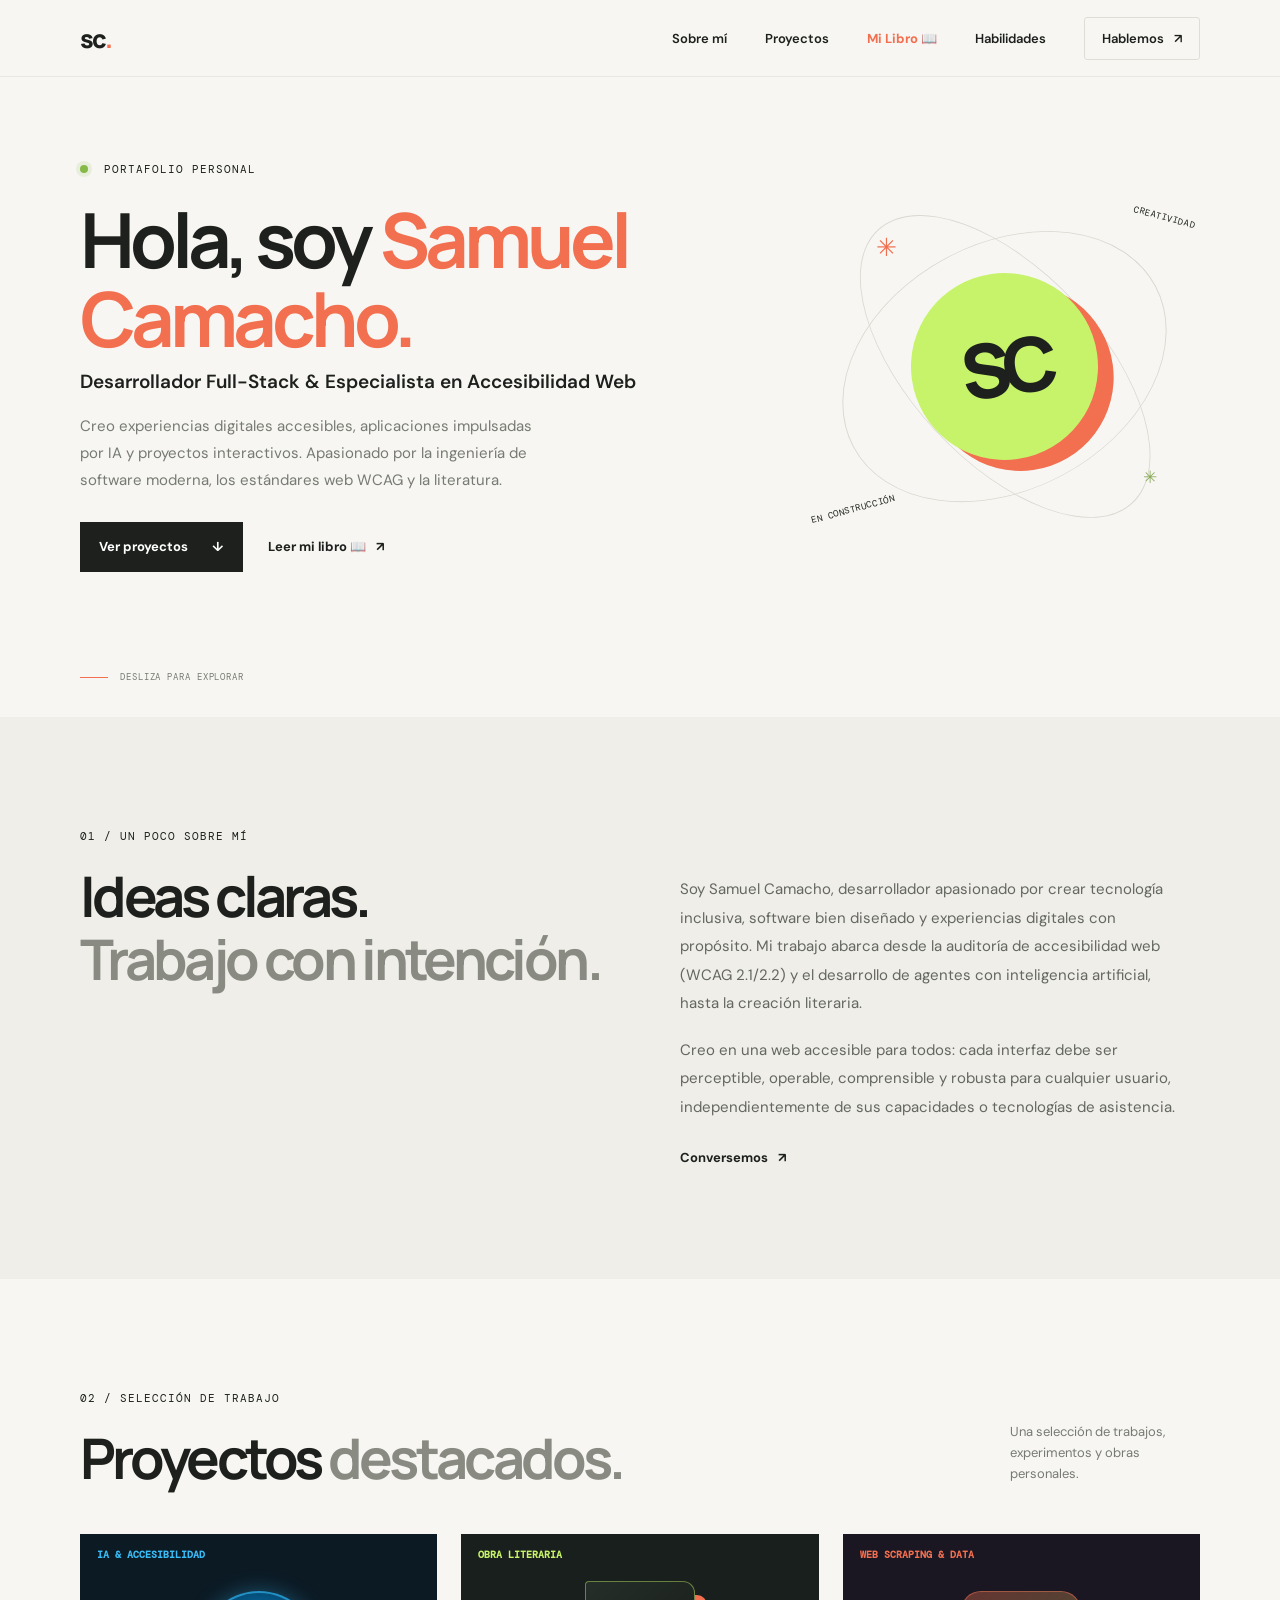
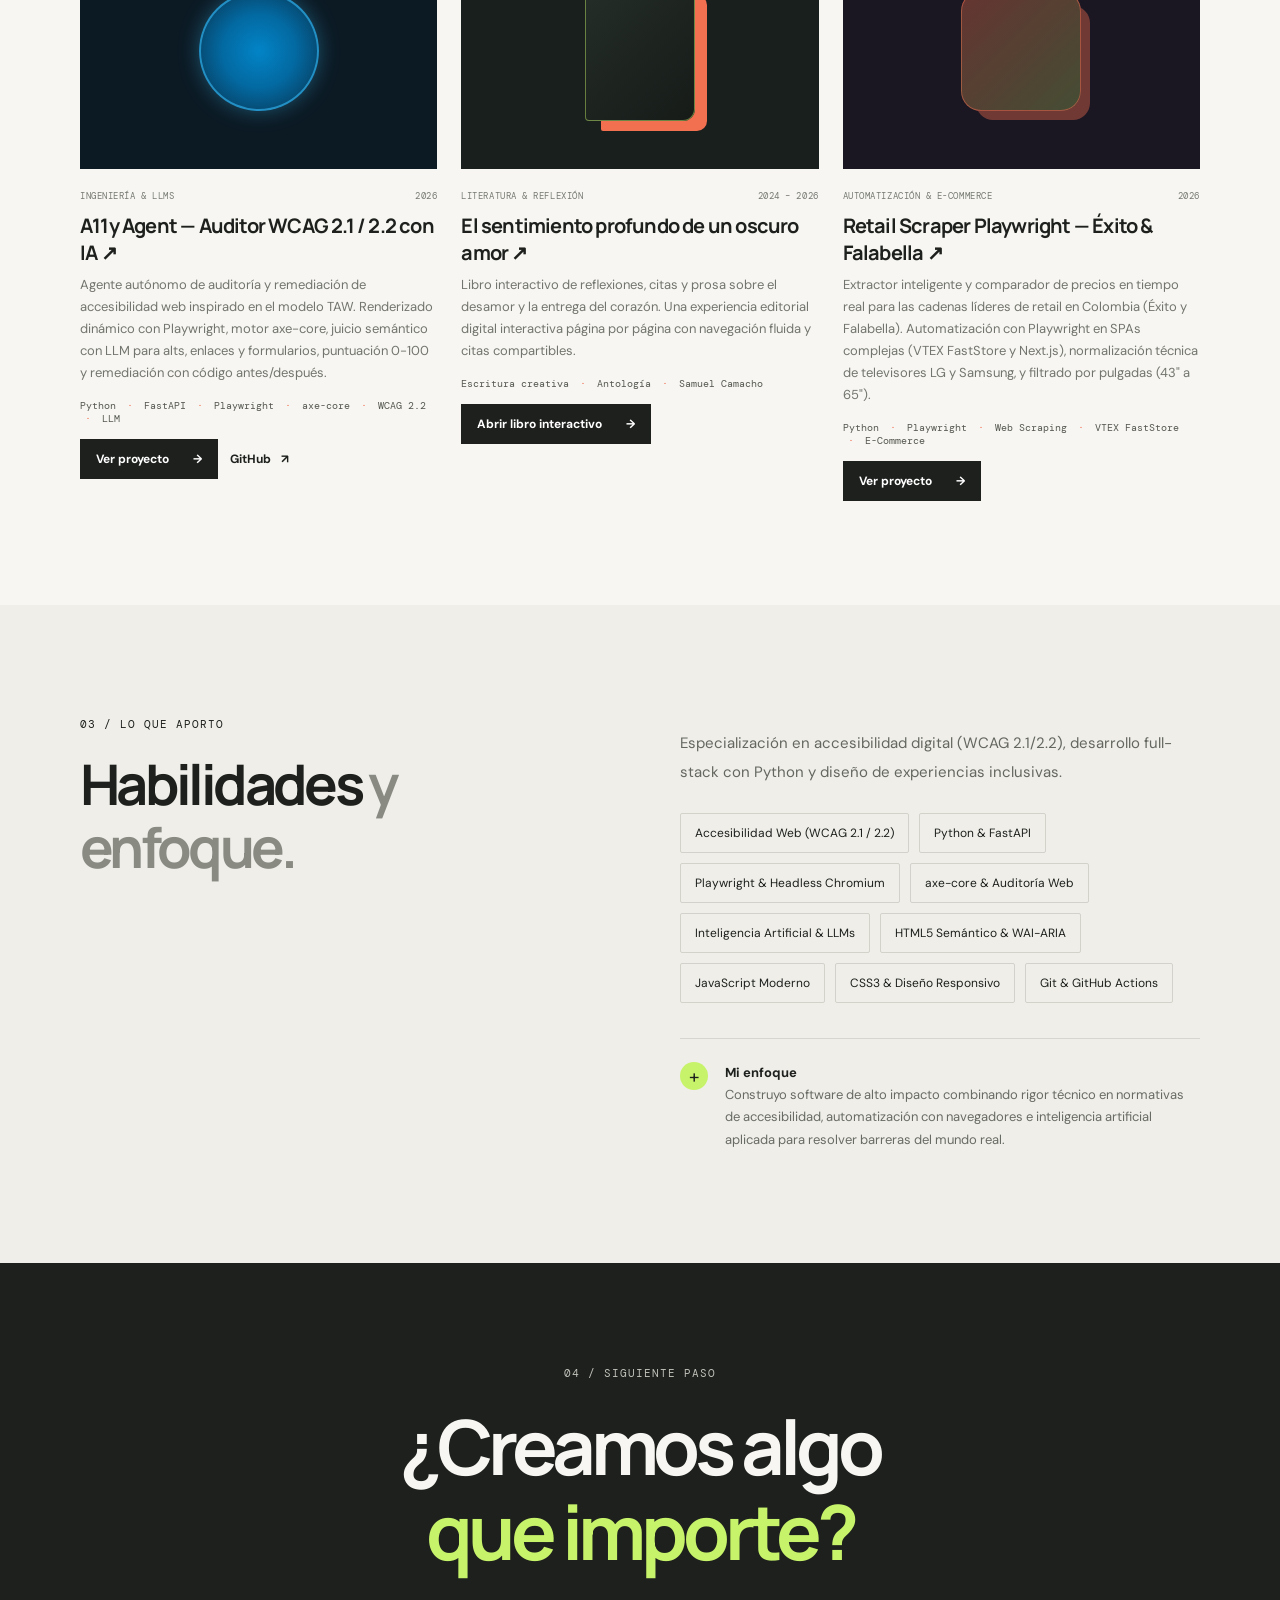
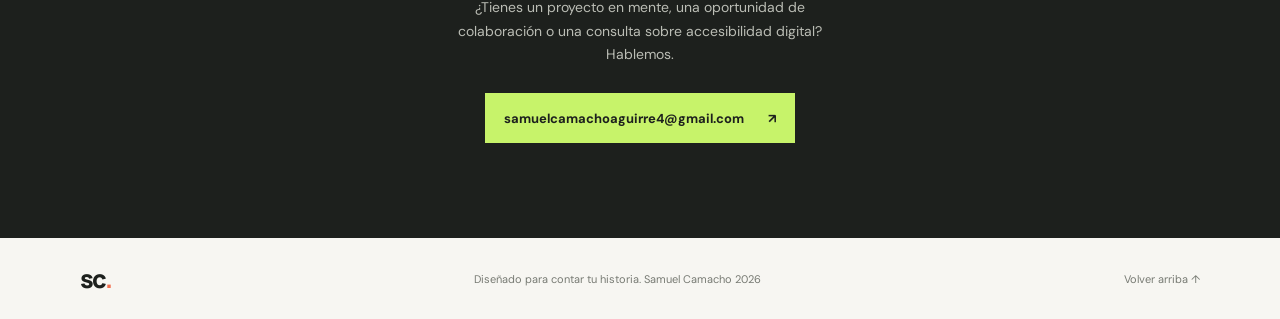
<file: index.html>
<!doctype html>
<html lang="es">
  <head>
    <meta charset="utf-8" />
    <meta name="viewport" content="width=device-width, initial-scale=1" />
    <meta
      name="description"
      content="Portafolio personal de Samuel Camacho: presentación, proyectos, literatura y contacto."
    />
    <meta name="theme-color" content="#f7f6f2" />
    <title>Samuel Camacho — Portafolio</title>
    <link rel="stylesheet" href="styles.css" />
    <script src="script.js" defer></script>
  </head>
  <body>
    <a class="skip-link" href="#contenido">Saltar al contenido</a>

    <header class="site-header">
      <nav class="nav container" aria-label="Navegación principal">
        <a class="brand" href="#inicio" aria-label="Ir al inicio">sc<span>.</span></a>
        <button
          class="menu-toggle"
          type="button"
          aria-expanded="false"
          aria-controls="menu"
          aria-label="Abrir menú"
        >
          <span></span><span></span>
        </button>
        <ul class="nav-links" id="menu">
          <li><a href="#sobre-mi">Sobre mí</a></li>
          <li><a href="#proyectos">Proyectos</a></li>
          <li><a href="proyectos/libro.html" class="nav-book-link">Mi Libro 📖</a></li>
          <li><a href="#habilidades">Habilidades</a></li>
          <li><a class="nav-contact" href="#contacto">Hablemos <span aria-hidden="true">↗</span></a></li>
        </ul>
      </nav>
    </header>

    <main id="contenido">
      <section class="hero container" id="inicio" aria-labelledby="hero-title">
        <div class="hero-copy">
          <p class="eyebrow"><span class="status-dot"></span> PORTAFOLIO PERSONAL</p>
          <h1 id="hero-title">Hola, soy <span class="accent">Samuel Camacho.</span></h1>
          <p class="hero-role">Desarrollador Full-Stack &amp; Especialista en Accesibilidad Web</p>
          <p class="hero-description">
            Creo experiencias digitales accesibles, aplicaciones impulsadas por IA y proyectos interactivos. Apasionado por la ingeniería de software moderna, los estándares web WCAG y la literatura.
          </p>
          <div class="hero-actions">
            <a class="button button-primary" href="#proyectos">Ver proyectos <span aria-hidden="true">↓</span></a>
            <a class="text-link" href="proyectos/libro.html">Leer mi libro 📖 <span aria-hidden="true">↗</span></a>
          </div>
        </div>
        <div class="hero-art" aria-hidden="true">
          <div class="art-orbit orbit-one"></div>
          <div class="art-orbit orbit-two"></div>
          <div class="art-center"><span>SC</span></div>
          <span class="art-label label-top">CREATIVIDAD</span>
          <span class="art-label label-bottom">EN CONSTRUCCIÓN</span>
          <span class="art-spark spark-one">✳</span>
          <span class="art-spark spark-two">✳</span>
        </div>
        <a class="scroll-cue" href="#sobre-mi"><span></span> DESLIZA PARA EXPLORAR</a>
      </section>

      <section class="section about-section" id="sobre-mi" aria-labelledby="about-title">
        <div class="container section-grid">
          <div class="section-heading">
            <p class="eyebrow">01 / UN POCO SOBRE MÍ</p>
            <h2 id="about-title">Ideas claras.<br /><span class="muted">Trabajo con intención.</span></h2>
          </div>
          <div class="about-copy">
            <p>
              Soy Samuel Camacho, desarrollador apasionado por crear tecnología inclusiva, software bien diseñado y experiencias digitales con propósito. Mi trabajo abarca desde la auditoría de accesibilidad web (WCAG 2.1/2.2) y el desarrollo de agentes con inteligencia artificial, hasta la creación literaria.
            </p>
            <p>
              Creo en una web accesible para todos: cada interfaz debe ser perceptible, operable, comprensible y robusta para cualquier usuario, independientemente de sus capacidades o tecnologías de asistencia.
            </p>
            <a class="text-link" href="#contacto">Conversemos <span aria-hidden="true">↗</span></a>
          </div>
        </div>
      </section>

      <section class="section projects-section" id="proyectos" aria-labelledby="projects-title">
        <div class="container">
          <div class="section-topline">
            <div class="section-heading">
              <p class="eyebrow">02 / SELECCIÓN DE TRABAJO</p>
              <h2 id="projects-title">Proyectos <span class="muted">destacados.</span></h2>
            </div>
            <p class="section-note">Una selección de trabajos, experimentos y obras personales.</p>
          </div>
          <div class="project-grid">
            <!-- PROYECTO DESTACADO 01: A11Y AGENT -->
            <article class="project-card project-card-featured">
              <a href="proyectos/a11y-agent.html" style="display: block; text-decoration: none; color: inherit;">
                <div class="project-visual visual-a11y" aria-hidden="true">
                  <span class="visual-mark">IA &amp; ACCESIBILIDAD</span>
                  <div class="visual-shape"></div>
                </div>
              </a>
              <div class="project-meta"><span>INGENIERÍA &amp; LLMS</span><span>2026</span></div>
              <h3>
                <a href="proyectos/a11y-agent.html" style="color: inherit; text-decoration: none;">
                  A11y Agent — Auditor WCAG 2.1 / 2.2 con IA <span aria-hidden="true">↗</span>
                </a>
              </h3>
              <p>
                Agente autónomo de auditoría y remediación de accesibilidad web inspirado en el modelo TAW. Renderizado dinámico con Playwright, motor axe-core, juicio semántico con LLM para alts, enlaces y formularios, puntuación 0-100 y remediación con código antes/después.
              </p>
              <p class="project-tags">Python <span>·</span> FastAPI <span>·</span> Playwright <span>·</span> axe-core <span>·</span> WCAG 2.2 <span>·</span> LLM</p>
              <div style="margin-top: 14px; display: flex; gap: 12px; align-items: center;">
                <a href="proyectos/a11y-agent.html" class="button button-primary" style="min-height: 40px; font-size: 12px; padding: 0 16px;">
                  Ver proyecto <span aria-hidden="true">→</span>
                </a>
                <a href="https://github.com/SamuelCamacho2008/a11y-agent" target="_blank" rel="noopener" class="text-link" style="font-size: 12px;">
                  GitHub <span aria-hidden="true">↗</span>
                </a>
              </div>
            </article>

            <!-- PROYECTO DESTACADO 02: EL LIBRO DE SAMUEL CAMACHO -->
            <article class="project-card">
              <a href="proyectos/libro.html" style="display: block; text-decoration: none; color: inherit;">
                <div class="project-visual visual-book" aria-hidden="true">
                  <span class="visual-mark">OBRA LITERARIA</span>
                  <div class="visual-shape"></div>
                </div>
              </a>
              <div class="project-meta"><span>LITERATURA &amp; REFLEXIÓN</span><span>2024 – 2026</span></div>
              <h3>
                <a href="proyectos/libro.html" style="color: inherit; text-decoration: none;">
                  El sentimiento profundo de un oscuro amor <span aria-hidden="true">↗</span>
                </a>
              </h3>
              <p>
                Libro interactivo de reflexiones, citas y prosa sobre el desamor y la entrega del corazón. Una experiencia editorial digital interactiva página por página con navegación fluida y citas compartibles.
              </p>
              <p class="project-tags">Escritura creativa <span>·</span> Antología <span>·</span> Samuel Camacho</p>
              <div style="margin-top: 14px;">
                <a href="proyectos/libro.html" class="button button-primary" style="min-height: 40px; font-size: 12px; padding: 0 16px;">
                  Abrir libro interactivo <span aria-hidden="true">→</span>
                </a>
              </div>
            </article>

            <!-- PROYECTO DESTACADO 03: RETAIL SCRAPER PLAYWRIGHT -->
            <article class="project-card">
              <a href="proyectos/tv-scraper.html" style="display: block; text-decoration: none; color: inherit;">
                <div class="project-visual visual-scraper" aria-hidden="true">
                  <span class="visual-mark">WEB SCRAPING &amp; DATA</span>
                  <div class="visual-shape"></div>
                </div>
              </a>
              <div class="project-meta"><span>AUTOMATIZACIÓN &amp; E-COMMERCE</span><span>2026</span></div>
              <h3>
                <a href="proyectos/tv-scraper.html" style="color: inherit; text-decoration: none;">
                  Retail Scraper Playwright — Éxito &amp; Falabella <span aria-hidden="true">↗</span>
                </a>
              </h3>
              <p>
                Extractor inteligente y comparador de precios en tiempo real para las cadenas líderes de retail en Colombia (Éxito y Falabella). Automatización con Playwright en SPAs complejas (VTEX FastStore y Next.js), normalización técnica de televisores LG y Samsung, y filtrado por pulgadas (43" a 65").
              </p>
              <p class="project-tags">Python <span>·</span> Playwright <span>·</span> Web Scraping <span>·</span> VTEX FastStore <span>·</span> E-Commerce</p>
              <div style="margin-top: 14px; display: flex; gap: 12px; align-items: center;">
                <a href="proyectos/tv-scraper.html" class="button button-primary" style="min-height: 40px; font-size: 12px; padding: 0 16px;">
                  Ver proyecto <span aria-hidden="true">→</span>
                </a>
              </div>
            </article>
          </div>
        </div>
      </section>

      <section class="section skills-section" id="habilidades" aria-labelledby="skills-title">
        <div class="container section-grid">
          <div class="section-heading">
            <p class="eyebrow">03 / LO QUE APORTO</p>
            <h2 id="skills-title">Habilidades <span class="muted">y enfoque.</span></h2>
          </div>
          <div class="skills-content">
            <p>Especialización en accesibilidad digital (WCAG 2.1/2.2), desarrollo full-stack con Python y diseño de experiencias inclusivas.</p>
            <div class="skill-list" aria-label="Habilidades técnicas">
              <span>Accesibilidad Web (WCAG 2.1 / 2.2)</span>
              <span>Python &amp; FastAPI</span>
              <span>Playwright &amp; Headless Chromium</span>
              <span>axe-core &amp; Auditoría Web</span>
              <span>Inteligencia Artificial &amp; LLMs</span>
              <span>HTML5 Semántico &amp; WAI-ARIA</span>
              <span>JavaScript Moderno</span>
              <span>CSS3 &amp; Diseño Responsivo</span>
              <span>Git &amp; GitHub Actions</span>
            </div>
            <div class="approach">
              <span class="approach-number">+</span>
              <p><strong>Mi enfoque</strong><br />Construyo software de alto impacto combinando rigor técnico en normativas de accesibilidad, automatización con navegadores e inteligencia artificial aplicada para resolver barreras del mundo real.</p>
            </div>
          </div>
        </div>
      </section>

      <section class="contact-section" id="contacto" aria-labelledby="contact-title">
        <div class="container contact-inner">
          <p class="eyebrow">04 / SIGUIENTE PASO</p>
          <h2 id="contact-title">¿Creamos algo<br /><span>que importe?</span></h2>
          <p>¿Tienes un proyecto en mente, una oportunidad de colaboración o una consulta sobre accesibilidad digital? Hablemos.</p>
          <a class="button button-light" href="mailto:samuelcamachoaguirre4@gmail.com">
            samuelcamachoaguirre4@gmail.com <span aria-hidden="true">↗</span>
          </a>
        </div>
      </section>
    </main>

    <footer class="site-footer">
      <div class="container footer-inner">
        <a class="brand" href="#inicio" aria-label="Volver al inicio">sc<span>.</span></a>
        <p>Diseñado para contar tu historia. Samuel Camacho <span id="current-year"></span></p>
        <a class="back-to-top" href="#inicio">Volver arriba ↑</a>
      </div>
    </footer>
  </body>
</html>
</file>
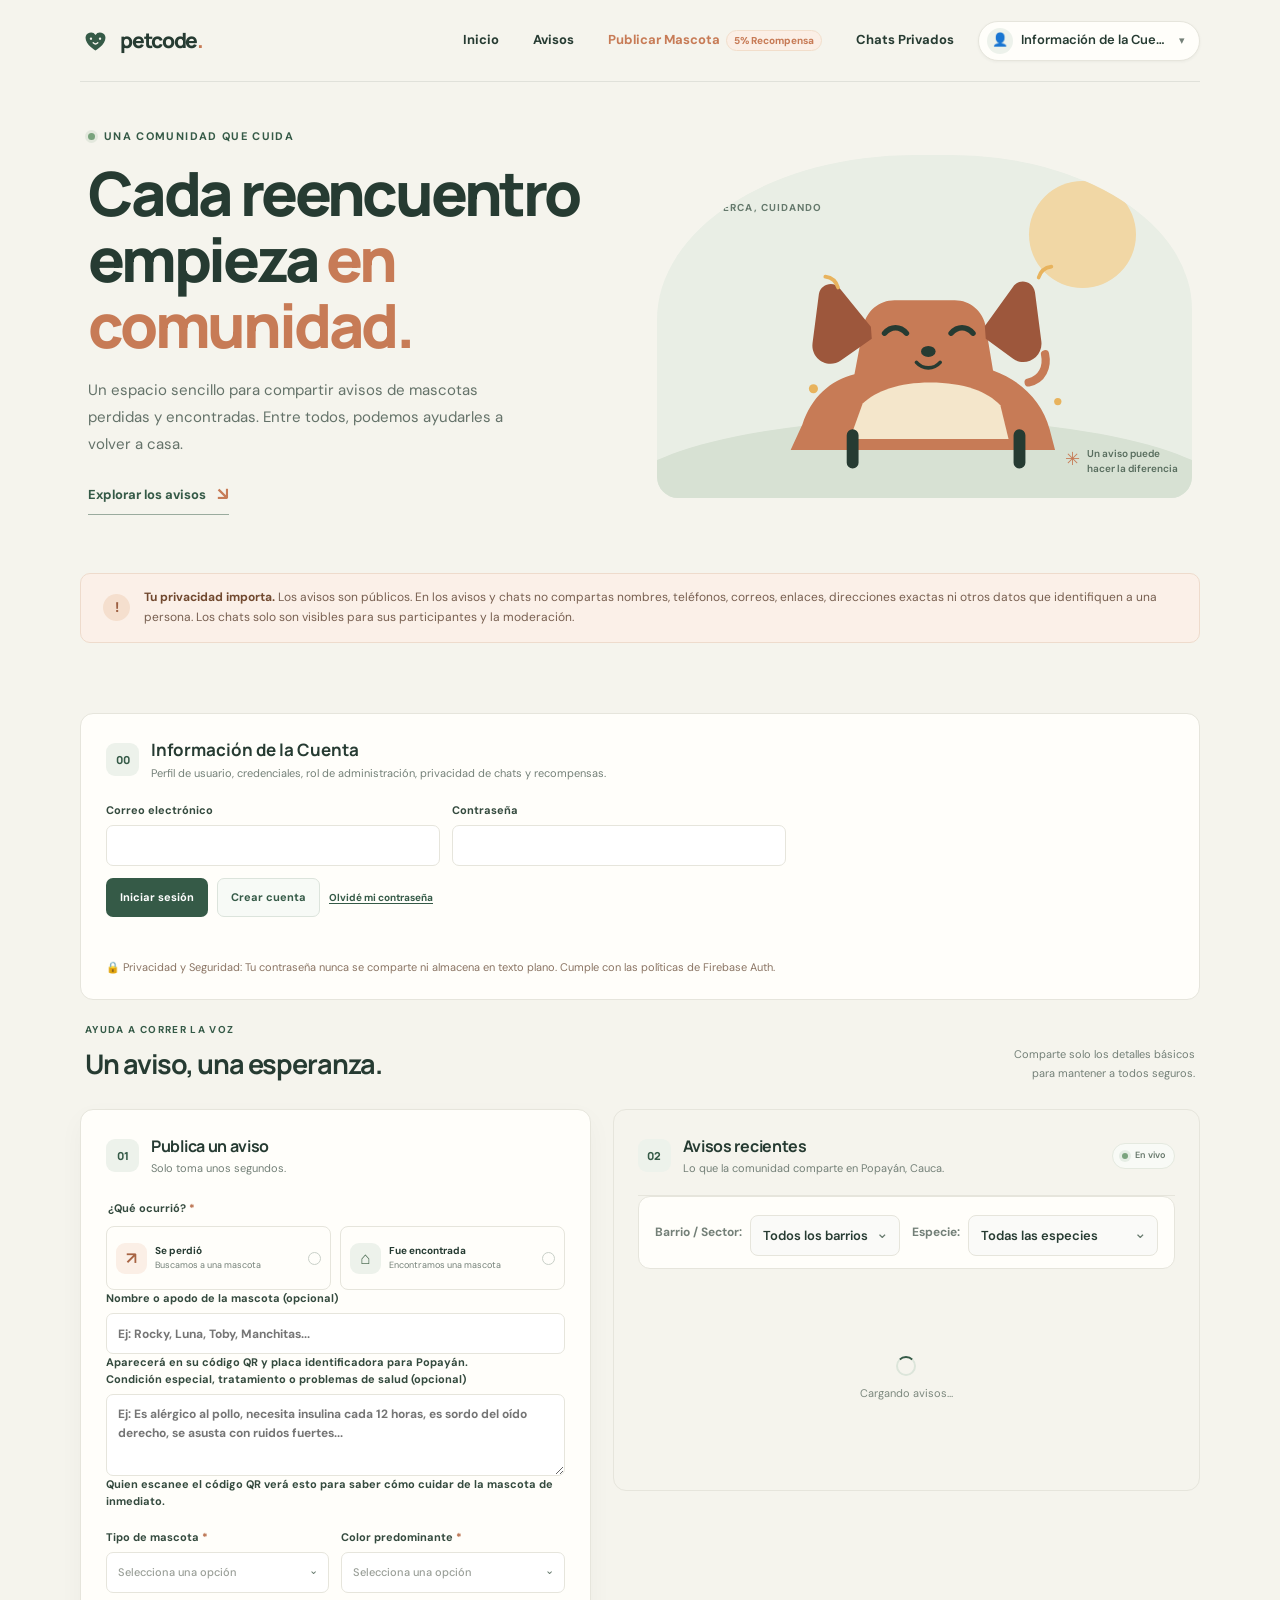
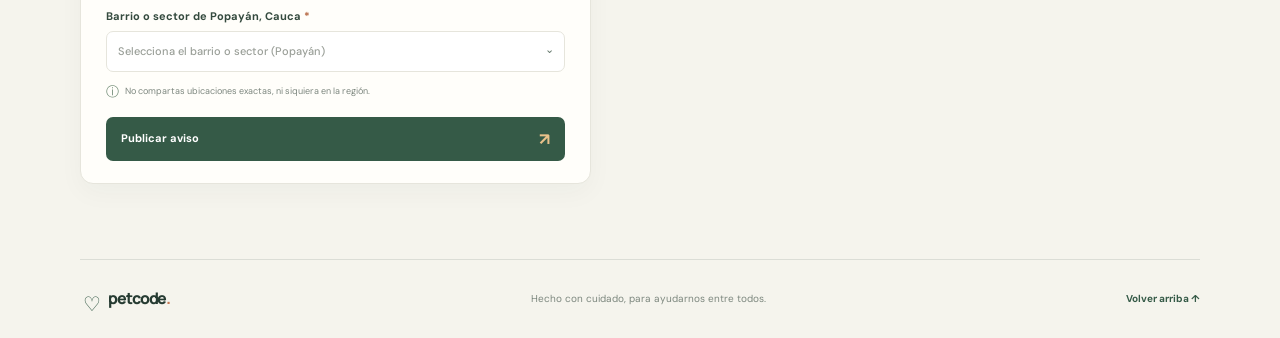
<file: proyectos/petcode/index.html>
<!doctype html>
<html lang="es">
  <head>
    <meta charset="UTF-8" />
    <meta name="viewport" content="width=device-width, initial-scale=1.0" />
    <meta name="theme-color" content="#f5f4ed" />
    <meta
      name="description"
      content="Un espacio comunitario para compartir avisos de mascotas perdidas y encontradas."
    />
    <title>PetCode — Nos ayudamos a encontrarles</title>
    <link rel="preconnect" href="https://fonts.googleapis.com" />
    <link rel="preconnect" href="https://fonts.gstatic.com" crossorigin />
    <link
      href="https://fonts.googleapis.com/css2?family=DM+Sans:wght@400;500;600;700&family=Manrope:wght@400;500;600;700;800&display=swap"
      rel="stylesheet"
    />
    <link rel="stylesheet" href="./src/styles.css" />
    <script type="module" src="./src/main.js"></script>
  </head>
  <body>
    <a class="skip-link" href="#contenido">Saltar al contenido</a>
    <header class="site-header">
      <a class="brand" href="#inicio" aria-label="PetCode, inicio">
        <span class="brand-mark" aria-hidden="true">
          <svg viewBox="0 0 32 32" fill="none">
            <path d="M16 27s-11-6.1-11-14a6 6 0 0 1 11-3.1A6 6 0 0 1 27 13c0 7.9-11 14-11 14Z" fill="currentColor" />
            <circle cx="11" cy="14" r="1.3" fill="#F5F4ED" />
            <circle cx="21" cy="14" r="1.3" fill="#F5F4ED" />
            <path d="M13.5 18.5c1.4 1.4 3.6 1.4 5 0" stroke="#F5F4ED" stroke-width="1.6" stroke-linecap="round" />
          </svg>
        </span>
        <span>petcode<span class="brand-period">.</span></span>
      </a>

      <!-- Menú de Navegación Principal -->
      <nav class="main-navbar" aria-label="Navegación principal de PetCode">
        <a class="nav-link" href="#inicio">Inicio</a>
        <a class="nav-link" href="#avisos">Avisos</a>
        <a class="nav-link nav-highlight" href="#form-title">Publicar Mascota <span class="nav-badge-reward">5% Recompensa</span></a>
        <a class="nav-link" href="#conversations-panel" id="nav-chats-link">
          Chats Privados <span id="nav-chats-badge" class="header-badge" hidden>0</span>
        </a>
        <button id="account-menu-button" class="account-menu-button" type="button" aria-haspopup="dialog" aria-expanded="false" aria-label="Abrir información de la cuenta">
          <span class="account-menu-avatar" id="header-avatar" aria-hidden="true">👤</span>
          <span id="header-account-label" class="header-account-label">Información de la Cuenta</span>
          <span id="header-active-chats-badge" class="header-badge" hidden>0</span>
          <span class="menu-chevron" aria-hidden="true">▾</span>
        </button>
      </nav>
    </header>

    <!-- Menú Modal de Información de la Cuenta -->
    <div id="account-menu-modal" class="account-menu-modal" hidden aria-hidden="true">
      <div class="account-menu-backdrop" id="account-menu-backdrop"></div>
      <div class="account-menu-card" role="dialog" aria-modal="true" aria-labelledby="menu-dialog-title">
        <div class="account-menu-header">
          <div class="account-menu-title-wrap">
            <span class="account-menu-icon" aria-hidden="true">👤</span>
            <div>
              <h3 id="menu-dialog-title">Información de la Cuenta</h3>
              <p class="account-menu-subtitle">Tu centro de control y privacidad en PetCode</p>
            </div>
          </div>
          <button id="close-account-menu-button" class="close-menu-button" type="button" aria-label="Cerrar menú">✕</button>
        </div>

        <div id="menu-logged-in-content" class="menu-body" hidden>
          <div class="user-badge-banner">
            <div class="user-avatar-circle" id="menu-user-avatar">?</div>
            <div class="user-details">
              <strong id="menu-user-email" class="user-email-text"></strong>
              <div class="user-meta-tags">
                <span id="menu-role-badge" class="role-badge">Usuario Comunitario</span>
                <span id="menu-verified-badge" class="verified-badge">No verificado</span>
              </div>
            </div>
          </div>

          <div class="menu-section">
            <h4 class="menu-section-title">Accesos Rápidos</h4>
            <div class="menu-links-grid">
              <a href="#conversations-panel" class="menu-action-card" id="menu-conversations-link">
                <div class="action-card-text">
                  <span class="action-icon">💬</span>
                  <div>
                    <strong>Mis Conversaciones</strong>
                    <small>Solo visibles para ti y con quien hablas</small>
                  </div>
                </div>
                <span id="menu-chats-counter" class="action-counter">0</span>
              </a>

              <a href="#avisos" class="menu-action-card" id="menu-reports-link">
                <div class="action-card-text">
                  <span class="action-icon">📢</span>
                  <div>
                    <strong>Mis Avisos Activos</strong>
                    <small>Avisos publicados por ti</small>
                  </div>
                </div>
                <span id="menu-reports-counter" class="action-counter">0</span>
              </a>

              <a href="#form-title" class="menu-action-card" id="menu-new-report-link">
                <div class="action-card-text">
                  <span class="action-icon">➕</span>
                  <div>
                    <strong>Publicar Aviso</strong>
                    <small>Con opción de recompensa (5% PetCode)</small>
                  </div>
                </div>
                <span class="action-chevron" aria-hidden="true">→</span>
              </a>

              <a href="#admin-panel" class="menu-action-card admin-highlight-card" id="menu-admin-link" hidden>
                <div class="action-card-text">
                  <span class="action-icon">🛡️</span>
                  <div>
                    <strong>Panel de Administrador</strong>
                    <small>Control de pagos, 5% comisión y chats</small>
                  </div>
                </div>
                <span class="action-badge-admin">Admin</span>
              </a>
            </div>
          </div>

          <div class="menu-privacy-guarantee">
            <span class="shield-icon" aria-hidden="true">🔒</span>
            <p><strong>Privacidad de chats:</strong> Tus conversaciones solo aparecen con quien está en la conversación. Las demás personas no pueden ver tus avisos de chats ni participar en ellos.</p>
          </div>

          <div class="menu-footer-actions">
            <button id="menu-verify-button" class="secondary-button" type="button" hidden>Ya verifiqué mi correo</button>
            <button id="menu-sign-out-button" class="secondary-button danger-style" type="button">Cerrar sesión</button>
          </div>
        </div>

        <div id="menu-logged-out-content" class="menu-body">
          <div class="menu-guest-banner">
            <p>Inicia sesión o crea una cuenta para publicar avisos con recompensa y participar en conversaciones privadas y seguras.</p>
          </div>
          <a href="#cuenta" class="primary-button menu-cta-button" id="menu-go-signin-button">Ir a Iniciar Sesión / Registrarse</a>
        </div>
      </div>
    </div>

    <!-- Modal de Placa Digital y Código QR -->
    <div id="qr-modal" class="account-menu-modal qr-modal" hidden aria-hidden="true">
      <div class="account-menu-backdrop" id="qr-modal-backdrop"></div>
      <div class="account-menu-card qr-card" role="dialog" aria-modal="true" aria-labelledby="qr-modal-title">
        <div class="account-menu-header">
          <div class="account-menu-title-wrap">
            <span class="account-menu-icon" aria-hidden="true">🏷️</span>
            <div>
              <h3 id="qr-modal-title">Placa de Identificación Digital (QR)</h3>
              <p class="account-menu-subtitle">Código QR para collar o placa de tu mascota (Popayán, Cauca)</p>
            </div>
          </div>
          <button id="close-qr-modal-button" class="close-menu-button" type="button" aria-label="Cerrar modal">✕</button>
        </div>

        <div class="menu-body qr-modal-content">
          <div class="qr-preview-container">
            <div class="qr-collar-tag" id="printable-qr-tag">
              <div class="collar-tag-header">
                <span class="collar-brand">PetCode · Popayán</span>
              </div>
              <div class="qr-canvas-wrapper">
                <img id="qr-modal-image" class="qr-rendered-img" alt="Código QR de la Mascota" />
              </div>
              <div class="collar-tag-footer">
                <strong id="qr-modal-pet-name">Mascota</strong>
                <span id="qr-modal-pet-sub">Escanéame con la cámara de tu celular</span>
              </div>
            </div>
          </div>

          <div class="qr-details-summary">
            <div class="qr-summary-row">
              <span class="summary-label">Mascota:</span>
              <strong id="qr-summary-species">Perro / Gato</strong>
            </div>
            <div class="qr-summary-row">
              <span class="summary-label">Sector:</span>
              <strong id="qr-summary-location">Popayán, Cauca</strong>
            </div>
            <div id="qr-summary-condition-box" class="qr-condition-badge-alert" hidden>
              <span class="alert-icon-med" aria-hidden="true">🩺</span>
              <div>
                <strong>Condición o Problema de Salud:</strong>
                <p id="qr-summary-condition-text"></p>
              </div>
            </div>
            <div id="qr-summary-reward-box" class="qr-reward-badge-alert" hidden>
              <span class="alert-icon-med" aria-hidden="true">🎁</span>
              <div>
                <strong id="qr-summary-reward-title">Recompensa ofrecida:</strong>
                <p id="qr-summary-reward-text"></p>
              </div>
            </div>
          </div>

          <div class="menu-privacy-guarantee qr-instruction-box">
            <span class="shield-icon" aria-hidden="true">💡</span>
            <p><strong>¿Cómo funciona?</strong> Imprime esta placa o descarga el QR. Quien encuentre a tu mascota en Popayán escaneará el código con su teléfono, verá de inmediato sus advertencias de salud y podrá iniciar un chat privado directo contigo sin que expongas tu número de teléfono ni tus datos personales.</p>
          </div>

          <div class="qr-modal-actions">
            <button id="download-qr-btn" class="primary-button qr-btn" type="button">⬇️ Descargar Placa QR (PNG)</button>
            <button id="print-qr-btn" class="secondary-button qr-btn" type="button">🖨️ Imprimir Placa de Collar</button>
            <button id="copy-qr-link-btn" class="secondary-button qr-btn" type="button">📋 Copiar Enlace Directo</button>
          </div>
          <p id="qr-copy-feedback" class="form-message" role="status" aria-live="polite" hidden></p>
        </div>
      </div>
    </div>

    <!-- Modal de Mascota Escaneada (Al escanear el QR o abrir ?pet=ID) -->
    <div id="scanned-pet-modal" class="account-menu-modal scanned-modal" hidden aria-hidden="true">
      <div class="account-menu-backdrop" id="scanned-modal-backdrop"></div>
      <div class="account-menu-card scanned-card" role="dialog" aria-modal="true" aria-labelledby="scanned-pet-title">
        <div class="account-menu-header scanned-header">
          <div class="account-menu-title-wrap">
            <span class="account-menu-icon highlight-orange" aria-hidden="true">🐾</span>
            <div>
              <span class="scanned-tag-pill">Placa Identificada con PetCode</span>
              <h3 id="scanned-pet-title">¡Has encontrado a una mascota registrada!</h3>
            </div>
          </div>
          <button id="close-scanned-modal-button" class="close-menu-button" type="button" aria-label="Cerrar modal">✕</button>
        </div>

        <div class="menu-body scanned-content">
          <div class="scanned-hero-card">
            <div class="scanned-hero-avatar" id="scanned-avatar-icon">🐕</div>
            <div class="scanned-hero-meta">
              <h2 id="scanned-pet-name" class="scanned-pet-headline">Nombre Mascota</h2>
              <div class="scanned-pills-row">
                <span id="scanned-species-pill" class="info-pill">Especie · Color</span>
                <span id="scanned-barrio-pill" class="info-pill location-pill">📍 Popayán, Cauca</span>
                <span id="scanned-type-pill" class="info-pill type-pill">Buscada por su dueño</span>
              </div>
            </div>
          </div>

          <!-- Important Health Warning Box ("si tiene algun problema") -->
          <div id="scanned-health-box" class="scanned-health-card">
            <div class="health-card-header">
              <span class="health-card-icon" aria-hidden="true">🩺</span>
              <div>
                <h4>Cuidados Médicos y Salud Especial</h4>
                <small>Información vital para el bienestar de la mascota</small>
              </div>
            </div>
            <p id="scanned-health-text" class="health-card-body">Sin problemas de salud conocidos reportados.</p>
          </div>

          <!-- Reward Box if lost pet has reward -->
          <div id="scanned-reward-box" class="scanned-reward-card" hidden>
            <div class="reward-card-header">
              <span class="reward-card-icon" aria-hidden="true">🎁</span>
              <div>
                <strong id="scanned-reward-title">Recompensa ofrecida: $0 COP</strong>
                <p id="scanned-reward-details">🐾 95% para ti ($0) por cuidarla y entregarla · 5% PetCode ($0)</p>
              </div>
            </div>
          </div>

          <div class="scanned-chat-cta-wrapper">
            <button id="scanned-start-chat-btn" class="primary-button scanned-large-cta" type="button">
              💬 Iniciar Chat Privado con el Dueño
            </button>
            <p class="scanned-privacy-hint">
              🔒 <strong>Privacidad PetCode:</strong> Conversación segura de extremo a extremo entre tú y el dueño. No requieres dar tu número de WhatsApp ni datos privados.
            </p>
          </div>
        </div>
      </div>
    </div>

    <main id="contenido">
      <section class="hero" id="inicio" aria-labelledby="hero-title">
        <div class="hero-copy">
          <p class="eyebrow"><span class="status-dot" aria-hidden="true"></span> Una comunidad que cuida</p>
          <h1 id="hero-title">Cada reencuentro<br />empieza <span>en comunidad.</span></h1>
          <p class="hero-description">
            Un espacio sencillo para compartir avisos de mascotas perdidas y encontradas.
            Entre todos, podemos ayudarles a volver a casa.
          </p>
          <a class="text-link" href="#avisos">Explorar los avisos <span aria-hidden="true">↘</span></a>
        </div>
        <div class="hero-art" aria-hidden="true">
          <div class="sun-disc"></div>
          <div class="art-caption"><span class="caption-line"></span> Cerca, cuidando</div>
          <svg class="dog-illustration" viewBox="0 0 420 340" fill="none">
            <path d="M76 268c9-29 31-49 57-55l10-53c3-16 17-28 34-28h66c17 0 31 12 34 29l8 48c31 11 54 34 62 64l6 23H63l13-28Z" fill="#C77B56" />
            <path d="m151 161-34-42c-7-9-21-5-23 6l-7 54c-2 17 17 29 31 19l34-24-1-13Z" fill="#9D573C" />
            <path d="m276 160 31-43c7-10 22-6 24 6l7 54c2 17-17 29-31 19l-30-22-1-14Z" fill="#9D573C" />
            <path d="M142 245c15-14 40-23 74-23 37 0 63 10 77 25l9 37H128l14-39Z" fill="#F4E6CB" />
            <path d="M166 168c7-8 17-8 24 0" stroke="#263B32" stroke-width="6" stroke-linecap="round" />
            <path d="M239 168c7-8 17-8 24 0" stroke="#263B32" stroke-width="6" stroke-linecap="round" />
            <ellipse cx="214" cy="188" rx="8" ry="6" fill="#263B32" />
            <path d="M201 200c7 8 19 8 26 0" stroke="#263B32" stroke-width="4" stroke-linecap="round" />
            <path d="M131 280v30m183-30v30" stroke="#263B32" stroke-width="13" stroke-linecap="round" />
            <path d="M324 222c15-3 21-17 18-31" stroke="#C77B56" stroke-width="9" stroke-linecap="round" />
            <path d="M101 106c7 1 12 5 14 12" stroke="#E8B35D" stroke-width="4" stroke-linecap="round" />
            <path d="M349 95c-7 1-12 5-14 12" stroke="#E8B35D" stroke-width="4" stroke-linecap="round" />
            <circle cx="88" cy="229" r="5" fill="#E8B35D" />
            <circle cx="356" cy="243" r="4" fill="#E8B35D" />
          </svg>
          <div class="art-ground"></div>
          <div class="art-note"><span aria-hidden="true">✳</span> Un aviso puede<br />hacer la diferencia</div>
        </div>
      </section>

      <section class="notice-band" aria-label="Aviso importante">
        <span class="notice-icon" aria-hidden="true">!</span>
        <p><strong>Tu privacidad importa.</strong> Los avisos son públicos. En los avisos y chats no compartas nombres, teléfonos, correos, enlaces, direcciones exactas ni otros datos que identifiquen a una persona. Los chats solo son visibles para sus participantes y la moderación.</p>
      </section>

      <section class="workspace" aria-label="Avisos comunitarios">
        <section class="account-card" id="cuenta" aria-labelledby="account-title">
          <div class="card-heading">
            <span class="step-number">00</span>
            <div>
              <h2 id="account-title">Información de la Cuenta</h2>
              <p>Perfil de usuario, credenciales, rol de administración, privacidad de chats y recompensas.</p>
            </div>
          </div>
          <form id="account-form" novalidate>
            <label class="field-label" for="account-email">Correo electrónico
              <input id="account-email" name="email" type="email" autocomplete="email" maxlength="254" required />
            </label>
            <label class="field-label" for="account-password">Contraseña
              <input id="account-password" name="password" type="password" autocomplete="current-password" minlength="8" required />
            </label>
            <div class="account-actions">
              <button class="primary-button" id="sign-in-button" type="submit">Iniciar sesión</button>
              <button class="secondary-button" id="register-button" type="button">Crear cuenta</button>
              <button class="text-button" id="reset-password-button" type="button">Olvidé mi contraseña</button>
            </div>
          </form>

          <div id="account-current" class="account-current" hidden>
            <div class="account-info-container">
              <div class="account-info-header">
                <div class="account-avatar-circle" id="profile-avatar">S</div>
                <div class="account-header-text">
                  <div class="account-title-badges">
                    <strong class="account-email-display" id="profile-email">samuelcamachoaguirre4@gmail.com</strong>
                    <span class="badge-role-admin" id="profile-role-badge">🛡️ Administrador del Sistema</span>
                    <span class="badge-verified" id="profile-verified-badge">✓ Verificado</span>
                  </div>
                  <p class="account-verification-hint" id="profile-verification-hint">Cuenta verificada. Tienes acceso completo a moderar avisos, auditar pagos de recompensas y chatear con seguridad.</p>
                </div>
              </div>

              <div class="account-info-grid">
                <div class="info-tile">
                  <span class="info-tile-icon">🛡️</span>
                  <div>
                    <span class="info-tile-label">Rol y Permisos</span>
                    <strong class="info-tile-val" id="profile-role-title">Administrador</strong>
                    <p class="info-tile-desc" id="profile-role-desc">samuelcamachoaguirre4@gmail.com tiene permisos de administración para revisar chats, verificar la comisión del 5% de la plataforma y moderar avisos.</p>
                  </div>
                </div>

                <div class="info-tile">
                  <span class="info-tile-icon">🔒</span>
                  <div>
                    <span class="info-tile-label">Privacidad Estricta de Chats</span>
                    <strong class="info-tile-val">Chats Solo Entre Participantes</strong>
                    <p class="info-tile-desc">Los chats solo aparecen con quien está en la conversación. Las demás personas no pueden ver los avisos de tus chats ni leer tus mensajes.</p>
                  </div>
                </div>

                <div class="info-tile">
                  <span class="info-tile-icon">💰</span>
                  <div>
                    <span class="info-tile-label">Modelo de Recompensas</span>
                    <strong class="info-tile-val">5% Comisión PetCode / 95% Rescatista</strong>
                    <p class="info-tile-desc">Al publicar o acordar una recompensa, el 95% es para quien encuentra la mascota y el 5% es para sostenimiento y verificación de la plataforma.</p>
                  </div>
                </div>

                <div class="info-tile">
                  <span class="info-tile-icon">💬</span>
                  <div>
                    <span class="info-tile-label">Mis Chats y Avisos Activos</span>
                    <strong class="info-tile-val" id="profile-stats">0 chats · 0 avisos</strong>
                    <p class="info-tile-desc">Solo tú y tu interlocutor pueden acceder a tus conversaciones.</p>
                  </div>
                </div>
              </div>

              <p id="account-summary" hidden></p>

              <div class="account-actions profile-actions-bar">
                <button class="secondary-button" id="refresh-account-button" type="button" hidden>Ya verifiqué mi correo</button>
                <a href="#conversations-panel" class="primary-button inline-btn">Ir a mis chats privados</a>
                <a href="#admin-panel" class="secondary-button inline-btn admin-btn" id="profile-admin-btn" hidden>Panel de Administración & Pagos</a>
                <button class="secondary-button danger-style" id="sign-out-button" type="button">Cerrar sesión</button>
              </div>
            </div>
          </div>
          <p id="account-message" class="form-message" role="status" aria-live="polite"></p>
          <p class="account-security-note">🔒 Privacidad y Seguridad: Tu contraseña nunca se comparte ni almacena en texto plano. Cumple con las políticas de Firebase Auth.</p>
        </section>

        <section id="conversations-panel" class="conversations-panel" aria-labelledby="conversations-title" hidden>
          <div class="card-heading">
            <span class="step-number">03</span>
            <div>
              <h2 id="conversations-title">Mis conversaciones</h2>
              <p>Los mensajes solo se comparten entre quien inició el chat y quien publicó el aviso.</p>
            </div>
          </div>
          <div id="conversation-list" class="conversation-list" aria-live="polite"></div>
        </section>

        <section id="admin-panel" class="admin-panel" aria-labelledby="admin-title" hidden>
          <div class="card-heading">
            <span class="step-number">A</span>
            <div>
              <h2 id="admin-title">Panel de Administración & Pagos (5% PetCode)</h2>
              <p>Administrador: <strong id="admin-operator-email">samuelcamachoaguirre4@gmail.com</strong> · Supervisión de avisos, chats privados y control de recompensas.</p>
            </div>
          </div>
          <div class="admin-metrics-bar" id="admin-metrics-bar">
            <div class="metric-card">
              <span class="metric-title">🛡️ Comisión PetCode (5%)</span>
              <strong class="metric-val" id="admin-total-fees">$0</strong>
              <small>Retención de la plataforma para soporte</small>
            </div>
            <div class="metric-card">
              <span class="metric-title">🐾 Para Rescatistas (95%)</span>
              <strong class="metric-val" id="admin-total-payouts">$0</strong>
              <small>Monto neto para quienes encontraron mascotas</small>
            </div>
            <div class="metric-card">
              <span class="metric-title">🎁 Total Recompensas</span>
              <strong class="metric-val" id="admin-total-rewards">$0</strong>
              <small>Volumen total en avisos y chats</small>
            </div>
          </div>
          <div class="admin-columns">
            <section aria-labelledby="admin-reports-title">
              <h3 id="admin-reports-title">Avisos recientes (Moderación)</h3>
              <div id="admin-report-list" class="admin-list" aria-live="polite"></div>
            </section>
            <section aria-labelledby="admin-conversations-title">
              <h3 id="admin-conversations-title">Conversaciones & Control de Pagos</h3>
              <div id="admin-conversation-list" class="admin-list" aria-live="polite"></div>
            </section>
          </div>
          <div class="admin-legacy-cleanup-bar">
            <button id="admin-clean-legacy-btn" class="secondary-button danger-style" type="button">
              🧹 Borrar / Limpiar Avisos de Prueba Antiguos
            </button>
            <p id="admin-clean-status" class="form-message" role="status" aria-live="polite" hidden></p>
          </div>
        </section>

        <section id="chat-panel" class="chat-panel" aria-labelledby="chat-title" hidden>
          <div class="chat-heading">
            <div>
              <h2 id="chat-title">Conversación privada</h2>
              <p id="chat-context"></p>
            </div>
            <button id="close-chat-button" class="secondary-button" type="button">Cerrar chat</button>
          </div>
          <p class="chat-privacy-note">🔒 Privacidad: Este chat solo es visible para ti y la otra persona involucrada (y el administrador samuelcamachoaguirre4@gmail.com para seguridad y control de pagos). Nadie más puede ver este chat ni sus avisos.</p>
          
          <div id="chat-reward-container" class="chat-reward-container" hidden>
            <div class="chat-reward-card">
              <div class="chat-reward-main">
                <span class="reward-icon" aria-hidden="true">🎁</span>
                <div class="chat-reward-info">
                  <h4>Recompensa asignada: <span id="chat-reward-total-text">$0</span></h4>
                  <p id="chat-reward-breakdown-text">95% rescatista ($0) · 5% PetCode ($0)</p>
                </div>
                <span id="chat-payment-status-badge" class="chat-status-badge status-pending">Recompensa pendiente</span>
              </div>
              <div class="chat-reward-actions" id="chat-reward-actions">
                <!-- Action buttons rendered dynamically -->
              </div>
            </div>
          </div>

          <div id="chat-messages" class="chat-messages" role="log" aria-live="polite" aria-relevant="additions text"></div>
          <form id="message-form" class="message-form">
            <label class="field-label" for="message-text">Mensaje
              <textarea id="message-text" name="message" rows="3" maxlength="1000" required></textarea>
            </label>
            <p id="message-error" class="form-message" role="alert" hidden></p>
            <button class="primary-button" type="submit">Enviar mensaje</button>
          </form>
        </section>

        <div class="section-heading">
          <div>
            <p class="eyebrow">Ayuda a correr la voz</p>
            <h2>Un aviso, una esperanza.</h2>
          </div>
          <p class="section-aside">Comparte solo los detalles básicos<br />para mantener a todos seguros.</p>
        </div>
        <div class="workspace-grid">
          <section class="form-card" aria-labelledby="form-title">
            <div class="card-heading">
              <span class="step-number">01</span>
              <div>
                <h3 id="form-title">Publica un aviso</h3>
                <p>Solo toma unos segundos.</p>
              </div>
            </div>
            <form id="report-form" novalidate>
              <fieldset class="type-picker">
                <legend>¿Qué ocurrió? <span class="required-mark" aria-hidden="true">*</span></legend>
                <div class="type-options">
                  <label class="type-option">
                    <input type="radio" name="reportType" value="lost" required />
                    <span class="type-option-content"><span class="type-symbol lost-symbol" aria-hidden="true">↗</span><span><strong>Se perdió</strong><small>Buscamos a una mascota</small></span><span class="radio-indicator" aria-hidden="true"></span></span>
                  </label>
                  <label class="type-option">
                    <input type="radio" name="reportType" value="found" required />
                    <span class="type-option-content"><span class="type-symbol found-symbol" aria-hidden="true">⌂</span><span><strong>Fue encontrada</strong><small>Encontramos una mascota</small></span><span class="radio-indicator" aria-hidden="true"></span></span>
                  </label>
                </div>
              </fieldset>

              <label class="field-label handoff-field" for="handoff-option" hidden>Entrega de la mascota (opcional)
                <span class="select-wrap"><select id="handoff-option" name="handoffOption">
                  <option value="" selected>No deseo indicarlo</option>
                  <option value="meetup">Acordar un punto público para recogerla</option>
                  <option value="deliver">Puedo llevarla a un punto acordado</option>
                  <option value="both">Puedo hacer cualquiera de las dos</option>
                </select><span class="select-chevron" aria-hidden="true">⌄</span></span>
                <span class="handoff-hint">Solo aparece en avisos de mascotas encontradas. No publiques direcciones; acuerden el lugar por el chat privado.</span>
              </label>

              <div class="field-label reward-field" id="reward-field-container" hidden>
                <label class="field-label" for="reward-amount">Recompensa ofrecida (opcional)
                  <span class="currency-input-wrap">
                    <span class="currency-prefix" aria-hidden="true">$</span>
                    <input id="reward-amount" name="rewardAmount" type="number" min="0" step="1000" placeholder="Ej: 50000" />
                  </span>
                </label>
                <div id="reward-breakdown-card" class="reward-breakdown-card" hidden>
                  <div class="reward-row">
                    <span>Recompensa total ofrecida:</span>
                    <strong id="reward-calc-total">$0</strong>
                  </div>
                  <div class="reward-row highlight-finder">
                    <span>🐾 Para quien la encuentre (95%):</span>
                    <strong id="reward-calc-finder">$0</strong>
                  </div>
                  <div class="reward-row highlight-fee">
                    <span>🛡️ Comisión de plataforma PetCode (5%):</span>
                    <strong id="reward-calc-fee">$0</strong>
                  </div>
                  <p class="reward-hint-text">La comisión del 5% apoya el mantenimiento y soporte técnico de la plataforma. La recompensa se pacta y entrega de forma segura en el chat privado.</p>
                </div>
              </div>

              <label class="field-label" for="pet-name">Nombre o apodo de la mascota (opcional)
                <input id="pet-name" name="petName" type="text" maxlength="80" placeholder="Ej: Rocky, Luna, Toby, Manchitas..." />
                <span class="field-subtext">Aparecerá en su código QR y placa identificadora para Popayán.</span>
              </label>

              <label class="field-label" for="special-conditions">Condición especial, tratamiento o problemas de salud (opcional)
                <textarea id="special-conditions" name="specialConditions" rows="2" maxlength="500" placeholder="Ej: Es alérgico al pollo, necesita insulina cada 12 horas, es sordo del oído derecho, se asusta con ruidos fuertes..."></textarea>
                <span class="field-subtext">Quien escanee el código QR verá esto para saber cómo cuidar de la mascota de inmediato.</span>
              </label>

              <div class="form-row">
                <label class="field-label" for="species">Tipo de mascota <span aria-hidden="true">*</span>
                  <span class="select-wrap"><select id="species" name="species" required>
                    <option value="" selected disabled>Selecciona una opción</option>
                    <option value="dog">Perro</option>
                    <option value="cat">Gato</option>
                    <option value="other">Otro</option>
                  </select><span class="select-chevron" aria-hidden="true">⌄</span></span>
                </label>
                <label class="field-label" for="color">Color predominante <span aria-hidden="true">*</span>
                  <span class="select-wrap"><select id="color" name="color" required>
                    <option value="" selected disabled>Selecciona una opción</option>
                    <option value="black">Negro</option>
                    <option value="white">Blanco</option>
                    <option value="brown">Marrón</option>
                    <option value="gray">Gris</option>
                    <option value="mixed">Varios colores</option>
                    <option value="unknown">No se sabe</option>
                  </select><span class="select-chevron" aria-hidden="true">⌄</span></span>
                </label>
              </div>
              <label class="field-label region-field" for="region">Barrio o sector de Popayán, Cauca <span aria-hidden="true">*</span>
                <span class="select-wrap"><select id="region" name="region" required>
                  <option value="" selected disabled>Selecciona el barrio o sector (Popayán)</option>
                  <optgroup label="Comuna 1 (Centro)">
                    <option value="centro_historico">Centro Histórico</option>
                    <option value="la_pamba">La Pamba</option>
                    <option value="caldas">Caldas</option>
                    <option value="el_empedrado">El Empedrado</option>
                    <option value="santo_domingo">Santo Domingo</option>
                    <option value="los_sauces">Los Sauces</option>
                  </optgroup>
                  <optgroup label="Comuna 2 (Norte)">
                    <option value="bello_horizonte">Bello Horizonte</option>
                    <option value="ciudad_jardin">Ciudad Jardín</option>
                    <option value="la_estancia">La Estancia</option>
                    <option value="prados_del_norte">Prados del Norte</option>
                    <option value="morinda">Morinda</option>
                    <option value="yanaconas">Yanaconas</option>
                    <option value="machangara">Machángara</option>
                    <option value="los_hoyos">Los Hoyos</option>
                    <option value="pisoje">Pisojé</option>
                  </optgroup>
                  <optgroup label="Comuna 3 (Nororiente)">
                    <option value="bolivar">Bolívar / Parque Rada</option>
                    <option value="campamento">Campamento</option>
                    <option value="pandiguando">Pandiguando</option>
                    <option value="valencia">Valencia</option>
                    <option value="el_recuerdo">El Recuerdo</option>
                  </optgroup>
                  <optgroup label="Comuna 4 (Occidente)">
                    <option value="la_esmeralda">La Esmeralda</option>
                    <option value="maria_occidente">María Occidente</option>
                    <option value="las_americas">Las Américas</option>
                    <option value="cadillal">Cadillal</option>
                  </optgroup>
                  <optgroup label="Comuna 5 (Sur)">
                    <option value="alfonso_lopez">Alfonso López</option>
                    <option value="tomas_cipriano">Tomás Cipriano de Mosquera</option>
                    <option value="el_refugio">El Refugio</option>
                    <option value="los_naranjos">Los Naranjos</option>
                    <option value="primero_de_mayo">Primero de Mayo</option>
                  </optgroup>
                  <optgroup label="Comuna 6 (Suroccidente)">
                    <option value="lomas_de_granada">Lomas de Granada</option>
                    <option value="el_retiro">El Retiro</option>
                    <option value="santa_clara">Santa Clara</option>
                    <option value="la_paz">La Paz</option>
                  </optgroup>
                  <optgroup label="Comuna 7 (Suroriente)">
                    <option value="pomona">Pomona</option>
                    <option value="sotara">Sotará</option>
                    <option value="pajonal">Pajonal</option>
                  </optgroup>
                  <optgroup label="Corregimientos / Veredas">
                    <option value="julumito">Julumito</option>
                    <option value="puelenje">Puelenje</option>
                    <option value="la_rejoya">La Rejoya</option>
                    <option value="rio_blanco">Río Blanco</option>
                    <option value="palace">Palacé</option>
                    <option value="otro_popayan">Otro barrio de Popayán, Cauca</option>
                  </optgroup>
                </select><span class="select-chevron" aria-hidden="true">⌄</span></span>
              </label>
              <p class="form-hint"><span aria-hidden="true">ⓘ</span> No compartas ubicaciones exactas, ni siquiera en la región.</p>
              <p id="form-error" class="form-message error-message" role="alert" hidden></p>
              <p id="form-success" class="form-message success-message" role="status" aria-live="polite" hidden></p>
              <button class="submit-button" type="submit"><span>Publicar aviso</span><span aria-hidden="true">↗</span></button>
            </form>
          </section>

          <section class="feed-section" id="avisos" aria-labelledby="feed-title">
            <div class="feed-heading">
              <div class="card-heading">
                <span class="step-number">02</span>
                <div>
                  <h3 id="feed-title">Avisos recientes</h3>
                  <p>Lo que la comunidad comparte en Popayán, Cauca.</p>
                </div>
              </div>
              <span class="live-label"><span class="status-dot" aria-hidden="true"></span> <span id="feed-connection-status">En vivo</span></span>
            </div>

            <div class="feed-filters-bar" id="feed-filters-bar">
              <div class="filter-item">
                <label class="filter-label" for="filter-barrio">Barrio / Sector:</label>
                <span class="select-wrap filter-select-wrap">
                  <select id="filter-barrio" class="filter-select">
                    <option value="all">Todos los barrios de Popayán</option>
                  </select>
                  <span class="select-chevron" aria-hidden="true">⌄</span>
                </span>
              </div>
              <div class="filter-item">
                <label class="filter-label" for="filter-species">Especie:</label>
                <span class="select-wrap filter-select-wrap">
                  <select id="filter-species" class="filter-select">
                    <option value="all">Todas las especies</option>
                    <option value="dog">Perro</option>
                    <option value="cat">Gato</option>
                    <option value="other">Otro</option>
                  </select>
                  <span class="select-chevron" aria-hidden="true">⌄</span>
                </span>
              </div>
            </div>
            <div id="feed-status" class="feed-status" role="status" aria-live="polite">
              <span class="loading-spinner" aria-hidden="true"></span>
              <span>Cargando avisos…</span>
            </div>
            <div id="feed-error" class="feed-alert" role="alert" hidden>
              <span class="alert-icon" aria-hidden="true">!</span>
              <div><strong>No pudimos cargar los avisos</strong><p id="feed-error-detail">Comprueba tu conexión e inténtalo más tarde.</p></div>
            </div>
            <div id="report-list" class="report-list" aria-live="polite" aria-busy="true"></div>
          </section>
        </div>
      </section>

      <footer class="site-footer">
        <a class="brand footer-brand" href="#inicio"><span class="brand-mark" aria-hidden="true">♡</span><span>petcode<span class="brand-period">.</span></span></a>
        <p>Hecho con cuidado, para ayudarnos entre todos.</p>
        <a href="#inicio" class="back-top">Volver arriba ↑</a>
      </footer>
    </main>
  </body>
</html>
</file>
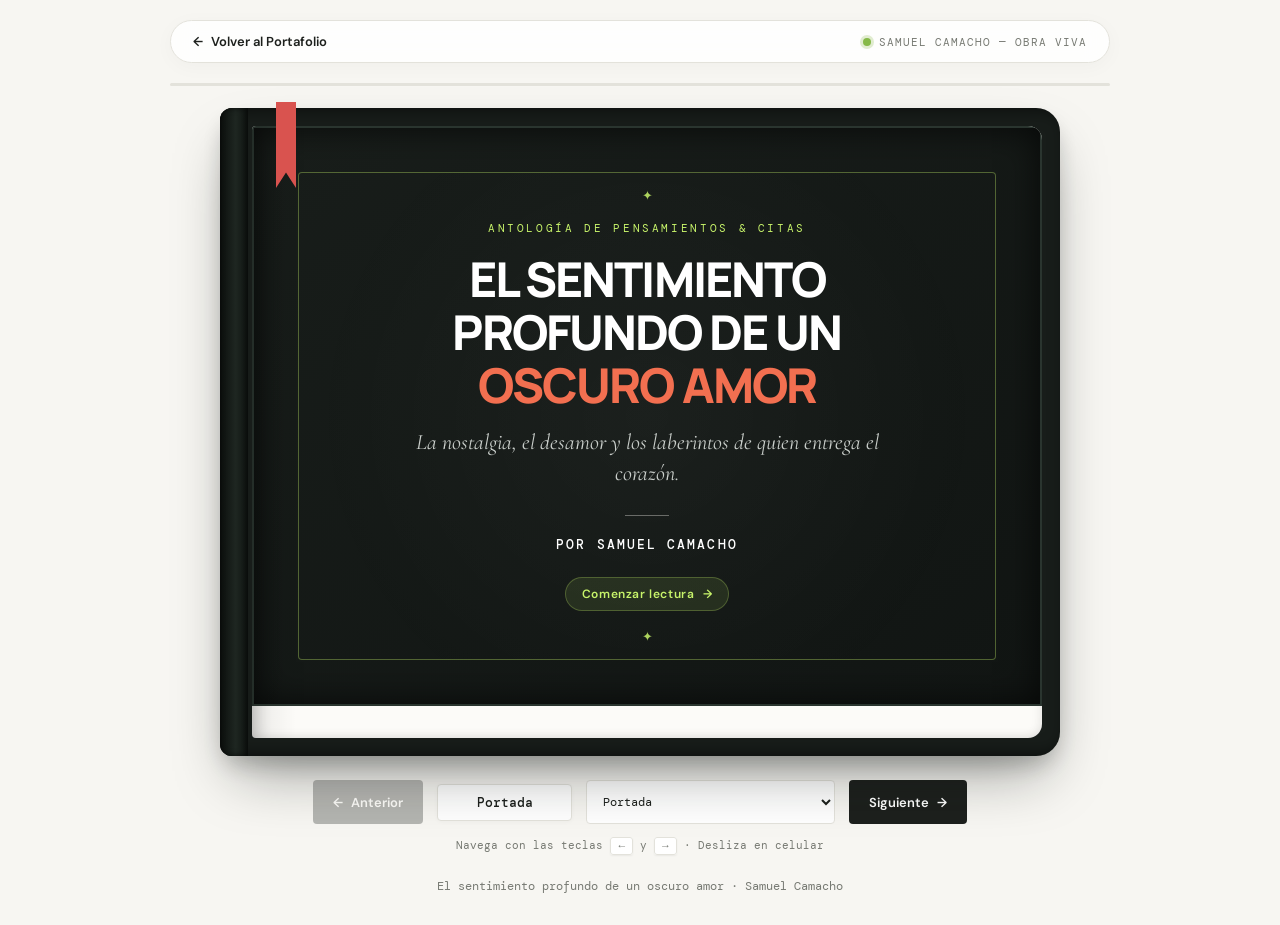
<file: libro.html>
<!doctype html>
<html lang="es">
  <head>
    <meta charset="utf-8" />
    <meta http-equiv="refresh" content="0; url=proyectos/libro.html" />
    <title>Redirigiendo a Mi Libro — Samuel Camacho</title>
    <link rel="canonical" href="proyectos/libro.html" />
  </head>
  <body>
    <p>Redirigiendo a <a href="proyectos/libro.html">proyectos/libro.html</a>...</p>
  </body>
</html>
</file>
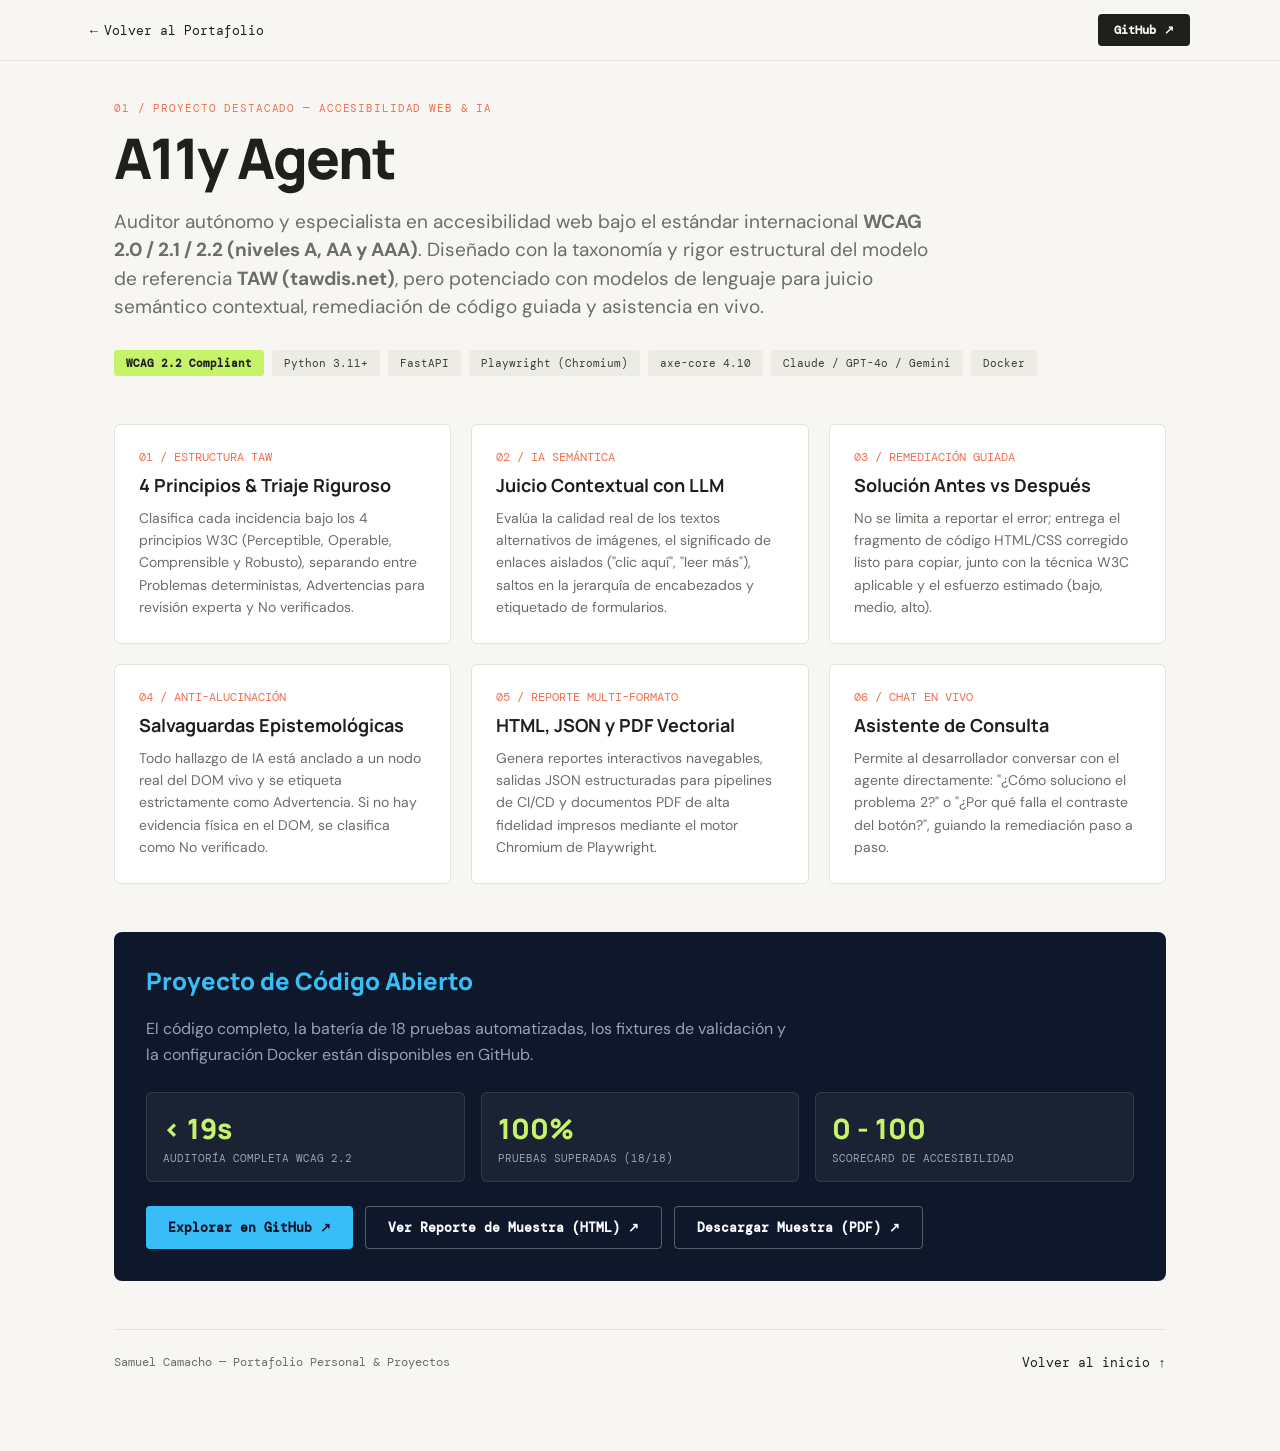
<file: proyectos/a11y-agent.html>
<!doctype html>
<html lang="es">
  <head>
    <meta charset="utf-8" />
    <meta name="viewport" content="width=device-width, initial-scale=1" />
    <title>A11y Agent — Samuel Camacho</title>
    <meta
      name="description"
      content="A11y Agent: Auditor inteligente de accesibilidad web (WCAG 2.1/2.2) inspirado en el modelo TAW asistido por IA."
    />
    <link rel="preconnect" href="https://fonts.googleapis.com" />
    <link rel="preconnect" href="https://fonts.gstatic.com" crossorigin />
    <link
      href="https://fonts.googleapis.com/css2?family=DM+Mono:wght@400;500&family=DM+Sans:wght@400;500;600;700&family=Manrope:wght@600;800&display=swap"
      rel="stylesheet"
    />

    <style>
      :root {
        --paper: #f7f6f2;
        --card-bg: #ffffff;
        --ink: #1d201d;
        --muted: #6a6e66;
        --line: #e3e2db;
        --orange: #f26f50;
        --lime: #c7f36a;
        --teal: #0284c7;
        --teal-dark: #0369a1;
        --font-main: "DM Sans", system-ui, sans-serif;
        --font-mono: "DM Mono", monospace;
        --font-display: "Manrope", sans-serif;
      }

      * { box-sizing: border-box; }
      body {
        margin: 0;
        padding: 0;
        background: var(--paper);
        color: var(--ink);
        font-family: var(--font-main);
        line-height: 1.6;
      }

      .topbar {
        border-bottom: 1px solid var(--line);
        background: var(--paper);
        padding: 14px 24px;
        position: sticky;
        top: 0;
        z-index: 50;
      }
      .topbar-inner {
        max-width: 1100px;
        margin: 0 auto;
        display: flex;
        justify-content: space-between;
        align-items: center;
      }
      .back-link {
        color: var(--ink);
        text-decoration: none;
        font: 13px var(--font-mono);
        display: inline-flex;
        align-items: center;
        gap: 6px;
      }
      .back-link:hover { color: var(--orange); }

      .github-btn {
        background: var(--ink);
        color: var(--paper);
        padding: 8px 16px;
        border-radius: 4px;
        text-decoration: none;
        font: 12px var(--font-mono);
        font-weight: 600;
        display: inline-flex;
        align-items: center;
        gap: 8px;
        transition: transform 0.2s, background 0.2s;
      }
      .github-btn:hover {
        background: #000;
        transform: translateY(-1px);
      }

      .container {
        max-width: 1100px;
        margin: 0 auto;
        padding: 40px 24px 80px;
      }

      .hero {
        margin-bottom: 48px;
      }
      .eyebrow {
        font: 11px var(--font-mono);
        letter-spacing: 0.08em;
        color: var(--orange);
        margin-bottom: 12px;
        text-transform: uppercase;
      }
      h1 {
        font: 800 clamp(36px, 5vw, 56px) var(--font-display);
        letter-spacing: -0.03em;
        margin: 0 0 16px 0;
        line-height: 1.1;
      }
      .lead {
        font-size: 19px;
        color: var(--muted);
        max-width: 820px;
        margin-bottom: 28px;
        line-height: 1.5;
      }

      .badge-row {
        display: flex;
        flex-wrap: wrap;
        gap: 8px;
        margin-bottom: 32px;
      }
      .tag {
        background: #ecebe4;
        padding: 6px 12px;
        border-radius: 3px;
        font: 11px var(--font-mono);
        color: #3b3e38;
      }
      .tag.highlight {
        background: var(--lime);
        color: var(--ink);
        font-weight: 700;
      }

      /* Grid de Características */
      .feature-grid {
        display: grid;
        grid-template-columns: repeat(auto-fit, minmax(320px, 1fr));
        gap: 20px;
        margin-bottom: 48px;
      }
      .feature-card {
        background: var(--card-bg);
        border: 1px solid var(--line);
        border-radius: 6px;
        padding: 24px;
      }
      .feature-num {
        font: 12px var(--font-mono);
        color: var(--orange);
        margin-bottom: 8px;
      }
      .feature-card h3 {
        font: 700 18px var(--font-display);
        margin: 0 0 10px 0;
      }
      .feature-card p {
        margin: 0;
        font-size: 14px;
        color: var(--muted);
        line-height: 1.6;
      }

      /* Preview Box */
      .preview-box {
        background: #0f172a;
        color: #f8fafc;
        border-radius: 8px;
        padding: 32px;
        margin-bottom: 48px;
      }
      .preview-box h2 {
        font: 800 24px var(--font-display);
        margin-top: 0;
        color: #38bdf8;
      }
      .stats-strip {
        display: grid;
        grid-template-columns: repeat(auto-fit, minmax(200px, 1fr));
        gap: 16px;
        margin: 24px 0;
      }
      .stat-item {
        background: rgba(255, 255, 255, 0.05);
        border: 1px solid rgba(255, 255, 255, 0.1);
        border-radius: 6px;
        padding: 16px;
      }
      .stat-val {
        font: 800 28px var(--font-display);
        color: #c7f36a;
      }
      .stat-lbl {
        font: 11px var(--font-mono);
        color: #94a3b8;
        margin-top: 4px;
      }

      .btn-row {
        display: flex;
        flex-wrap: wrap;
        gap: 12px;
        margin-top: 24px;
      }
      .btn {
        padding: 12px 22px;
        border-radius: 4px;
        text-decoration: none;
        font: 13px var(--font-mono);
        font-weight: 700;
        display: inline-flex;
        align-items: center;
        gap: 8px;
      }
      .btn-primary { background: #38bdf8; color: #0f172a; }
      .btn-primary:hover { background: #7dd3fc; }
      .btn-outline { background: transparent; color: #f8fafc; border: 1px solid rgba(255, 255, 255, 0.3); }
      .btn-outline:hover { background: rgba(255, 255, 255, 0.1); }

      footer {
        border-top: 1px solid var(--line);
        padding-top: 24px;
        font: 12px var(--font-mono);
        color: var(--muted);
        display: flex;
        justify-content: space-between;
        align-items: center;
      }
    </style>
  </head>
  <body>
    <header class="topbar">
      <div class="topbar-inner">
        <a href="../index.html" class="back-link">
          <span aria-hidden="true">←</span> Volver al Portafolio
        </a>
        <a href="https://github.com/SamuelCamacho2008/a11y-agent" target="_blank" rel="noopener" class="github-btn">
          <span>GitHub</span> ↗
        </a>
      </div>
    </header>

    <main class="container">
      <section class="hero">
        <div class="eyebrow">01 / PROYECTO DESTACADO — ACCESIBILIDAD WEB & IA</div>
        <h1>A11y Agent</h1>
        <p class="lead">
          Auditor autónomo y especialista en accesibilidad web bajo el estándar internacional
          <strong>WCAG 2.0 / 2.1 / 2.2 (niveles A, AA y AAA)</strong>. Diseñado con la taxonomía y rigor
          estructural del modelo de referencia <strong>TAW (tawdis.net)</strong>, pero potenciado con modelos de
          lenguaje para juicio semántico contextual, remediación de código guiada y asistencia en vivo.
        </p>

        <div class="badge-row">
          <span class="tag highlight">WCAG 2.2 Compliant</span>
          <span class="tag">Python 3.11+</span>
          <span class="tag">FastAPI</span>
          <span class="tag">Playwright (Chromium)</span>
          <span class="tag">axe-core 4.10</span>
          <span class="tag">Claude / GPT-4o / Gemini</span>
          <span class="tag">Docker</span>
        </div>
      </section>

      <!-- Grid de Capacidades -->
      <section class="feature-grid">
        <article class="feature-card">
          <div class="feature-num">01 / ESTRUCTURA TAW</div>
          <h3>4 Principios & Triaje Riguroso</h3>
          <p>
            Clasifica cada incidencia bajo los 4 principios W3C (Perceptible, Operable, Comprensible y Robusto),
            separando entre Problemas deterministas, Advertencias para revisión experta y No verificados.
          </p>
        </article>

        <article class="feature-card">
          <div class="feature-num">02 / IA SEMÁNTICA</div>
          <h3>Juicio Contextual con LLM</h3>
          <p>
            Evalúa la calidad real de los textos alternativos de imágenes, el significado de enlaces aislados
            ("clic aquí", "leer más"), saltos en la jerarquía de encabezados y etiquetado de formularios.
          </p>
        </article>

        <article class="feature-card">
          <div class="feature-num">03 / REMEDIACIÓN GUIADA</div>
          <h3>Solución Antes vs Después</h3>
          <p>
            No se limita a reportar el error; entrega el fragmento de código HTML/CSS corregido listo para copiar,
            junto con la técnica W3C aplicable y el esfuerzo estimado (bajo, medio, alto).
          </p>
        </article>

        <article class="feature-card">
          <div class="feature-num">04 / ANTI-ALUCINACIÓN</div>
          <h3>Salvaguardas Epistemológicas</h3>
          <p>
            Todo hallazgo de IA está anclado a un nodo real del DOM vivo y se etiqueta estrictamente como Advertencia.
            Si no hay evidencia física en el DOM, se clasifica como No verificado.
          </p>
        </article>

        <article class="feature-card">
          <div class="feature-num">05 / REPORTE MULTI-FORMATO</div>
          <h3>HTML, JSON y PDF Vectorial</h3>
          <p>
            Genera reportes interactivos navegables, salidas JSON estructuradas para pipelines de CI/CD
            y documentos PDF de alta fidelidad impresos mediante el motor Chromium de Playwright.
          </p>
        </article>

        <article class="feature-card">
          <div class="feature-num">06 / CHAT EN VIVO</div>
          <h3>Asistente de Consulta</h3>
          <p>
            Permite al desarrollador conversar con el agente directamente: "¿Cómo soluciono el problema 2?" o
            "¿Por qué falla el contraste del botón?", guiando la remediación paso a paso.
          </p>
        </article>
      </section>

      <!-- Panel de Demostración y Repositorio -->
      <section class="preview-box">
        <h2>Proyecto de Código Abierto</h2>
        <p style="color: #94a3b8; max-width: 650px; margin: 0;">
          El código completo, la batería de 18 pruebas automatizadas, los fixtures de validación y la configuración
          Docker están disponibles en GitHub.
        </p>

        <div class="stats-strip">
          <div class="stat-item">
            <div class="stat-val">&lt; 19s</div>
            <div class="stat-lbl">AUDITORÍA COMPLETA WCAG 2.2</div>
          </div>
          <div class="stat-item">
            <div class="stat-val">100%</div>
            <div class="stat-lbl">PRUEBAS SUPERADAS (18/18)</div>
          </div>
          <div class="stat-item">
            <div class="stat-val">0 - 100</div>
            <div class="stat-lbl">SCORECARD DE ACCESIBILIDAD</div>
          </div>
        </div>

        <div class="btn-row">
          <a href="https://github.com/SamuelCamacho2008/a11y-agent" target="_blank" rel="noopener" class="btn btn-primary">
            Explorar en GitHub ↗
          </a>
          <a href="../reports/sample_report.html" target="_blank" class="btn btn-outline">
            Ver Reporte de Muestra (HTML) ↗
          </a>
          <a href="../reports/sample_report.pdf" target="_blank" class="btn btn-outline">
            Descargar Muestra (PDF) ↗
          </a>
        </div>
      </section>

      <footer>
        <div>Samuel Camacho — Portafolio Personal & Proyectos</div>
        <a href="../index.html" class="back-link">Volver al inicio ↑</a>
      </footer>
    </main>
  </body>
</html>
</file>
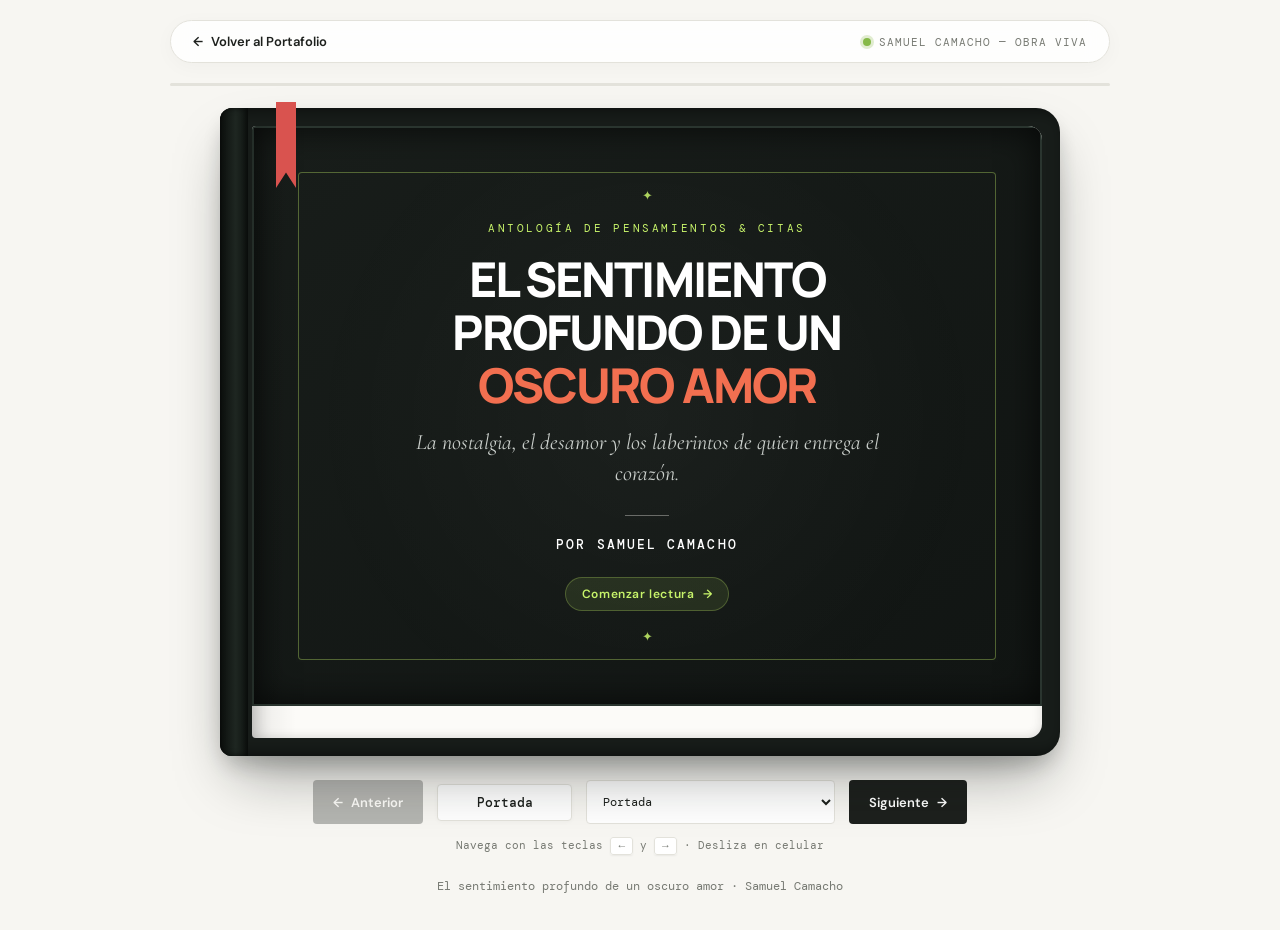
<file: proyectos/libro.html>
<!doctype html>
<html lang="es">
  <head>
    <meta charset="utf-8" />
    <meta name="viewport" content="width=device-width, initial-scale=1" />
    <title>El sentimiento profundo de un oscuro amor — Samuel Camacho</title>
    <meta
      name="description"
      content="Libro de reflexiones, desamor y pensamientos íntimos escrito por Samuel Camacho."
    />
    <link rel="preconnect" href="https://fonts.googleapis.com" />
    <link rel="preconnect" href="https://fonts.gstatic.com" crossorigin />
    <link
      href="https://fonts.googleapis.com/css2?family=Cormorant+Garamond:ital,wght@0,400;0,600;0,700;1,400;1,600;1,700&family=DM+Mono:wght@400;500&family=DM+Sans:wght@400;500;600;700&family=Manrope:wght@600;800&display=swap"
      rel="stylesheet"
    />

    <style>
      /* ============================================================
         VARIABLES Y TEMA DE DISEÑO (Alineadas a tu portafolio)
         ============================================================ */
      :root {
        --paper-bg: #f7f6f2;
        --page-bg: #fcfbf8;
        --page-edge: #eeebe3;
        --ink: #1d201d;
        --ink-soft: #2e332f;
        --muted: #777a73;
        --line: #e3e2db;
        --orange: #f26f50;
        --lime: #c7f36a;
        --gold: #d4af37;
        --cover-bg: #181d1a;
        --cover-border: #2a352f;
        --spine: #0f1311;
        --ribbon: #d9534f;
        
        --font-serif: "Cormorant Garamond", Georgia, serif;
        --font-sans: "DM Sans", -apple-system, BlinkMacSystemFont, sans-serif;
        --font-mono: "DM Mono", monospace;
        --font-display: "Manrope", sans-serif;
      }

      * {
        box-sizing: border-box;
        margin: 0;
        padding: 0;
      }

      body {
        min-height: 100vh;
        background: var(--paper-bg);
        color: var(--ink);
        font-family: var(--font-sans);
        display: flex;
        flex-direction: column;
        justify-content: space-between;
        align-items: center;
        padding: 20px 16px 36px;
        overflow-x: hidden;
      }

      /* Barra de navegación superior hacia el portafolio */
      .book-topbar {
        width: 100%;
        max-width: 940px;
        display: flex;
        justify-content: space-between;
        align-items: center;
        margin-bottom: 20px;
        padding: 12px 22px;
        background: rgba(255, 255, 255, 0.85);
        backdrop-filter: blur(12px);
        border: 1px solid var(--line);
        border-radius: 999px;
        box-shadow: 0 4px 20px rgba(0, 0, 0, 0.03);
      }

      .back-to-portfolio {
        display: inline-flex;
        align-items: center;
        gap: 8px;
        font-size: 13px;
        font-weight: 600;
        color: var(--ink);
        text-decoration: none;
        transition: color 0.2s ease, transform 0.2s ease;
      }
      .back-to-portfolio:hover {
        color: var(--orange);
        transform: translateX(-3px);
      }

      .book-meta-badge {
        font-family: var(--font-mono);
        font-size: 11px;
        letter-spacing: 0.09em;
        color: var(--muted);
        text-transform: uppercase;
        display: flex;
        align-items: center;
        gap: 8px;
      }

      .status-indicator {
        width: 8px;
        height: 8px;
        background-color: #86b948;
        border-radius: 50%;
        display: inline-block;
        box-shadow: 0 0 0 3px rgba(134, 185, 72, 0.25);
      }

      /* Barra delgada de progreso de lectura */
      .reading-progress-track {
        width: 100%;
        max-width: 940px;
        height: 3px;
        background: var(--line);
        border-radius: 2px;
        margin-bottom: 22px;
        overflow: hidden;
      }
      .reading-progress-bar {
        height: 100%;
        width: 0%;
        background: linear-gradient(90deg, var(--orange), #ff8f70);
        transition: width 0.35s ease;
      }

      /* ============================================================
         COMPONENTE CENTRAL DEL LIBRO (Totalmente portable)
         ============================================================ */
      #libro-componente {
        width: 100%;
        max-width: 920px;
        perspective: 2200px;
        display: flex;
        flex-direction: column;
        align-items: center;
        margin: auto 0;
      }

      .book-wrapper {
        position: relative;
        width: min(840px, 95vw);
        height: clamp(540px, 72vh, 650px);
        background: var(--cover-bg);
        border-radius: 12px 24px 24px 12px;
        box-shadow: 
          0 30px 60px -15px rgba(15, 19, 17, 0.4),
          0 12px 24px -6px rgba(15, 19, 17, 0.25),
          inset 8px 0 18px rgba(0, 0, 0, 0.65);
        padding: 18px 18px 18px 32px;
        display: flex;
        align-items: center;
        justify-content: center;
      }

      /* Lomo del libro con efecto de relieve */
      .book-wrapper::before {
        content: "";
        position: absolute;
        left: 0;
        top: 0;
        bottom: 0;
        width: 28px;
        background: linear-gradient(90deg, #0b0e0c 0%, #1e2621 55%, #121714 100%);
        border-radius: 12px 0 0 12px;
        box-shadow: inset -2px 0 6px rgba(0, 0, 0, 0.65);
      }

      /* Cinta de lectura (marcapáginas) */
      .book-ribbon {
        position: absolute;
        top: -6px;
        left: 56px;
        width: 20px;
        height: 86px;
        background: var(--ribbon);
        box-shadow: 2px 6px 12px rgba(0,0,0,0.35);
        z-index: 30;
        clip-path: polygon(0 0, 100% 0, 100% 100%, 50% 82%, 0 100%);
        transition: transform 0.3s ease;
      }
      .book-wrapper:hover .book-ribbon {
        transform: translateY(5px);
      }

      /* Ventana de visualización de páginas */
      .pages-viewport {
        position: relative;
        width: 100%;
        height: 100%;
        background: var(--page-bg);
        border-radius: 4px 14px 14px 4px;
        overflow: hidden;
        box-shadow: 
          inset 4px 0 12px rgba(0, 0, 0, 0.12),
          inset -4px 0 10px rgba(0, 0, 0, 0.04);
      }

      /* Efecto de pliegue central */
      .pages-viewport::before {
        content: "";
        position: absolute;
        top: 0;
        left: 0;
        bottom: 0;
        width: 44px;
        background: linear-gradient(90deg, rgba(0, 0, 0, 0.14) 0%, rgba(0, 0, 0, 0.04) 45%, transparent 100%);
        z-index: 10;
        pointer-events: none;
      }

      /* ============================================================
         ESTRUCTURA DE CADA PÁGINA INDIVIDUAL
         ============================================================ */
      .book-page {
        position: absolute;
        inset: 0;
        padding: clamp(28px, 5.5vw, 48px) clamp(28px, 6vw, 68px);
        display: flex;
        flex-direction: column;
        justify-content: space-between;
        opacity: 0;
        visibility: hidden;
        transform: translateX(36px) scale(0.985);
        transition: opacity 0.42s cubic-bezier(0.4, 0, 0.2, 1),
                    transform 0.42s cubic-bezier(0.4, 0, 0.2, 1),
                    visibility 0.42s;
        background-color: var(--page-bg);
        background-image: 
          radial-gradient(circle at 50% 40%, rgba(255,255,255,0.85) 0%, transparent 100%),
          repeating-linear-gradient(0deg, transparent, transparent 31px, rgba(0, 0, 0, 0.018) 31px, rgba(0, 0, 0, 0.018) 32px);
        overflow-y: auto;
        scrollbar-width: thin;
        scrollbar-color: rgba(0, 0, 0, 0.15) transparent;
      }

      .book-page::-webkit-scrollbar {
        width: 5px;
      }
      .book-page::-webkit-scrollbar-thumb {
        background: rgba(0, 0, 0, 0.15);
        border-radius: 4px;
      }

      .book-page.active {
        opacity: 1;
        visibility: visible;
        transform: translateX(0) scale(1);
        z-index: 5;
      }

      /* Cabecera interna de página */
      .page-header {
        display: flex;
        justify-content: space-between;
        align-items: center;
        border-bottom: 1px solid var(--line);
        padding-bottom: 12px;
        user-select: none;
      }

      .page-category {
        font-family: var(--font-mono);
        font-size: 11px;
        letter-spacing: 0.14em;
        text-transform: uppercase;
        color: var(--muted);
      }

      .page-number-top {
        font-family: var(--font-mono);
        font-size: 11px;
        color: var(--muted);
      }

      /* Contenedor central de la frase */
      .quote-container {
        display: flex;
        flex-direction: column;
        justify-content: center;
        align-items: center;
        text-align: center;
        padding: 16px 0;
        position: relative;
        flex-grow: 1;
      }

      .quote-symbol {
        font-family: var(--font-serif);
        font-size: 60px;
        line-height: 1;
        color: var(--orange);
        opacity: 0.45;
        margin-bottom: -16px;
        user-select: none;
      }

      .quote-text {
        font-family: var(--font-serif);
        font-size: clamp(21px, 3.2vw, 29px);
        font-style: italic;
        line-height: 1.48;
        color: var(--ink);
        max-width: 620px;
        letter-spacing: -0.01em;
      }

      .quote-author {
        margin-top: 24px;
        font-family: var(--font-sans);
        font-size: 13px;
        font-weight: 700;
        letter-spacing: 0.08em;
        color: var(--ink-soft);
        text-transform: uppercase;
        display: inline-flex;
        align-items: center;
        gap: 10px;
      }
      .quote-author::before {
        content: "";
        display: inline-block;
        width: 22px;
        height: 1.5px;
        background-color: var(--orange);
      }

      /* Estilo especial para páginas de ensayo / reflexión extensa */
      .prose-container {
        display: flex;
        flex-direction: column;
        justify-content: center;
        align-items: flex-start;
        text-align: left;
        padding: 14px 4px;
        position: relative;
        flex-grow: 1;
        max-width: 640px;
        margin: 0 auto;
        width: 100%;
      }

      .prose-badge {
        font-family: var(--font-mono);
        font-size: 10px;
        text-transform: uppercase;
        letter-spacing: 0.16em;
        color: var(--orange);
        font-weight: 600;
        margin-bottom: 8px;
      }

      .prose-heading {
        font-family: var(--font-serif);
        font-size: clamp(21px, 2.9vw, 26px);
        font-weight: 700;
        font-style: italic;
        color: var(--ink);
        line-height: 1.35;
        margin-bottom: 14px;
        border-left: 3px solid var(--orange);
        padding-left: 14px;
      }

      .prose-body {
        font-family: var(--font-serif);
        font-size: clamp(16.5px, 2.1vw, 19.5px);
        line-height: 1.68;
        color: #272c29;
        text-align: justify;
        text-justify: inter-word;
        letter-spacing: 0.005em;
      }

      .prose-author-tag {
        align-self: flex-end;
        margin-top: 18px;
        font-family: var(--font-sans);
        font-size: 13px;
        font-weight: 700;
        letter-spacing: 0.08em;
        color: var(--ink-soft);
        text-transform: uppercase;
        display: inline-flex;
        align-items: center;
        gap: 8px;
      }
      .prose-author-tag::before {
        content: "";
        display: inline-block;
        width: 18px;
        height: 1.5px;
        background-color: var(--orange);
      }

      /* Pie de cada página */
      .page-footer {
        display: flex;
        justify-content: space-between;
        align-items: center;
        border-top: 1px solid var(--line);
        padding-top: 12px;
        font-family: var(--font-mono);
        font-size: 11px;
        color: var(--muted);
        user-select: none;
      }

      .copy-quote-btn {
        background: transparent;
        border: none;
        color: var(--muted);
        font-family: var(--font-mono);
        font-size: 11px;
        cursor: pointer;
        display: inline-flex;
        align-items: center;
        gap: 5px;
        transition: color 0.2s ease;
      }
      .copy-quote-btn:hover {
        color: var(--orange);
      }

      /* ============================================================
         PORTADA DEL LIBRO
         ============================================================ */
      .page-cover {
        background: linear-gradient(145deg, #181d1a 0%, #111513 100%);
        color: #f7f6f2;
        border: 2px solid var(--cover-border);
        box-shadow: inset 0 0 35px rgba(0, 0, 0, 0.7);
        justify-content: center;
        text-align: center;
        position: relative;
        padding: clamp(24px, 4.5vw, 44px);
      }

      .cover-frame {
        border: 1px solid rgba(199, 243, 106, 0.35);
        padding: clamp(28px, 5vw, 48px) clamp(20px, 4vw, 36px);
        height: 100%;
        display: flex;
        flex-direction: column;
        justify-content: center;
        align-items: center;
        border-radius: 4px;
        position: relative;
        background: radial-gradient(circle at 50% 50%, rgba(255, 255, 255, 0.03) 0%, transparent 80%);
      }

      .cover-frame::before {
        content: "✦";
        position: absolute;
        top: 14px;
        color: var(--lime);
        font-size: 13px;
        opacity: 0.85;
      }
      .cover-frame::after {
        content: "✦";
        position: absolute;
        bottom: 14px;
        color: var(--lime);
        font-size: 13px;
        opacity: 0.85;
      }

      .cover-label {
        font-family: var(--font-mono);
        font-size: 11px;
        letter-spacing: 0.24em;
        color: var(--lime);
        text-transform: uppercase;
        margin-bottom: 18px;
      }

      .cover-title {
        font-family: var(--font-display);
        font-size: clamp(30px, 5.2vw, 48px);
        font-weight: 800;
        line-height: 1.1;
        letter-spacing: -0.04em;
        color: #ffffff;
        margin-bottom: 16px;
        max-width: 580px;
        text-transform: uppercase;
      }
      .cover-title span {
        color: var(--orange);
      }

      .cover-subtitle {
        font-family: var(--font-serif);
        font-style: italic;
        font-size: clamp(17px, 2.6vw, 22px);
        color: #c9ceca;
        max-width: 480px;
        margin-bottom: 26px;
        line-height: 1.4;
      }

      .cover-divider {
        width: 44px;
        height: 1px;
        background: var(--line);
        opacity: 0.4;
        margin-bottom: 20px;
      }

      .cover-signature {
        font-family: var(--font-mono);
        font-size: 13px;
        font-weight: 500;
        color: #ffffff;
        letter-spacing: 0.16em;
        text-transform: uppercase;
      }

      .cover-start-hint {
        margin-top: 24px;
        display: inline-flex;
        align-items: center;
        gap: 8px;
        font-size: 12px;
        color: var(--lime);
        font-family: var(--font-sans);
        font-weight: 600;
        letter-spacing: 0.05em;
        cursor: pointer;
        background: rgba(199, 243, 106, 0.1);
        padding: 8px 16px;
        border-radius: 999px;
        border: 1px solid rgba(199, 243, 106, 0.25);
        transition: background 0.2s ease, transform 0.2s ease;
      }
      .cover-start-hint:hover {
        background: rgba(199, 243, 106, 0.2);
        transform: translateY(-2px);
      }

      /* ============================================================
         CONTRAPORTADA (Página Final del Libro)
         ============================================================ */
      .page-back-cover {
        background: linear-gradient(145deg, #151917 0%, #0e1110 100%);
        color: #ffffff;
        border: 2px solid var(--cover-border);
        justify-content: center;
        text-align: center;
      }

      .back-cover-box {
        display: flex;
        flex-direction: column;
        align-items: center;
        justify-content: center;
        gap: 16px;
        padding: 30px 20px;
      }

      .restart-book-btn {
        margin-top: 14px;
        display: inline-flex;
        align-items: center;
        gap: 8px;
        padding: 10px 22px;
        background: var(--lime);
        color: #111412;
        font-family: var(--font-sans);
        font-size: 13px;
        font-weight: 700;
        border: none;
        border-radius: 4px;
        cursor: pointer;
        transition: transform 0.2s ease, background 0.2s ease;
      }
      .restart-book-btn:hover {
        transform: translateY(-2px);
        background: #d8faa0;
      }

      /* ============================================================
         CONTROLES INFERIORES DE NAVEGACIÓN
         ============================================================ */
      .book-controls {
        display: flex;
        align-items: center;
        justify-content: center;
        gap: 14px;
        margin-top: 24px;
        width: 100%;
        flex-wrap: wrap;
      }

      .book-nav-btn {
        display: inline-flex;
        align-items: center;
        gap: 8px;
        height: 44px;
        padding: 0 20px;
        background: var(--ink);
        color: #ffffff;
        border: none;
        border-radius: 4px;
        font-family: var(--font-sans);
        font-size: 13px;
        font-weight: 600;
        cursor: pointer;
        transition: background 0.2s ease, transform 0.15s ease, opacity 0.2s ease;
      }

      .book-nav-btn:hover:not(:disabled) {
        background: #343a36;
        transform: translateY(-2px);
      }

      .book-nav-btn:disabled {
        opacity: 0.3;
        cursor: not-allowed;
      }

      .book-counter {
        font-family: var(--font-mono);
        font-size: 13px;
        font-weight: 500;
        color: var(--ink);
        background: #ffffff;
        border: 1px solid var(--line);
        padding: 9px 18px;
        border-radius: 4px;
        min-width: 135px;
        text-align: center;
        box-shadow: 0 1px 4px rgba(0,0,0,0.03);
      }

      .jump-select {
        height: 44px;
        padding: 0 12px;
        background: #ffffff;
        color: var(--ink);
        border: 1px solid var(--line);
        border-radius: 4px;
        font-family: var(--font-mono);
        font-size: 12px;
        cursor: pointer;
        outline: none;
      }

      .keyboard-hint {
        margin-top: 14px;
        font-family: var(--font-mono);
        font-size: 11px;
        color: var(--muted);
        text-align: center;
      }
      .keyboard-hint kbd {
        background: #ffffff;
        border: 1px solid var(--line);
        padding: 2px 7px;
        border-radius: 3px;
        box-shadow: 0 1px 2px rgba(0,0,0,0.06);
      }

      /* Notificación flotante de copiado */
      .toast {
        position: fixed;
        bottom: 24px;
        background: var(--ink);
        color: #ffffff;
        padding: 10px 20px;
        border-radius: 999px;
        font-size: 12px;
        font-family: var(--font-mono);
        box-shadow: 0 10px 25px rgba(0,0,0,0.25);
        opacity: 0;
        transform: translateY(20px);
        transition: opacity 0.3s ease, transform 0.3s ease;
        pointer-events: none;
        z-index: 100;
      }
      .toast.show {
        opacity: 1;
        transform: translateY(0);
      }

      /* Responsividad */
      @media (max-width: 640px) {
        .book-wrapper {
          padding: 10px 10px 10px 20px;
          height: clamp(520px, 78vh, 600px);
        }
        .quote-text {
          font-size: 18.5px;
          line-height: 1.45;
        }
        .prose-heading {
          font-size: 19px;
        }
        .prose-body {
          font-size: 15.5px;
          line-height: 1.6;
        }
        .cover-frame {
          padding: 22px 14px;
        }
        .book-controls {
          gap: 8px;
        }
        .book-nav-btn {
          padding: 0 14px;
          font-size: 12px;
        }
        .book-counter {
          min-width: 110px;
          padding: 9px 12px;
          font-size: 12px;
        }
      }
    </style>
  </head>
  <body>
    <!-- Barra superior con enlace a tu portafolio -->
    <header class="book-topbar">
      <a href="../index.html" class="back-to-portfolio" title="Volver a la página principal de tu portafolio">
        <span aria-hidden="true">←</span> Volver al Portafolio
      </a>
      <div class="book-meta-badge">
        <span class="status-indicator"></span>
        <span>Samuel Camacho — Obra Viva</span>
      </div>
    </header>

    <!-- Indicador de barra de lectura -->
    <div class="reading-progress-track">
      <div class="reading-progress-bar" id="reading-bar"></div>
    </div>

    <!-- ============================================================
         COMPONENTE PRINCIPAL DEL LIBRO (Listo para anclar a tu portafolio)
         ============================================================ -->
    <main id="libro-componente">
      <div class="book-wrapper">
        <div class="book-ribbon" title="Marcador de página"></div>
        
        <div class="pages-viewport" id="pages-container">
          
          <!-- ============================================================
               PÁGINA 0: PORTADA DEL LIBRO
               ============================================================ -->
          <article class="book-page page-cover active" data-page-index="0" data-page-title="Portada">
            <div class="cover-frame">
              <span class="cover-label">Antología de Pensamientos & Citas</span>
              <h1 class="cover-title">EL SENTIMIENTO PROFUNDO DE UN <span>OSCURO AMOR</span></h1>
              <p class="cover-subtitle">
                La nostalgia, el desamor y los laberintos de quien entrega el corazón.
              </p>
              <div class="cover-divider"></div>
              <p class="cover-signature">POR SAMUEL CAMACHO</p>
              <button class="cover-start-hint" id="start-reading-btn">
                Comenzar lectura <span aria-hidden="true">→</span>
              </button>
            </div>
          </article>

          <!-- ============================================================
               PÁGINA 1
               ============================================================ -->
          <article class="book-page" data-page-index="1" data-page-title="El Laberinto">
            <div class="page-header">
              <span class="page-category">01 / Nostalgia</span>
              <span class="page-number-top">N° 01</span>
            </div>

            <div class="quote-container">
              <span class="quote-symbol">“</span>
              <p class="quote-text">
                No sé por qué hoy, no sé por qué me siento perdido en un laberinto donde la nostalgia, la tristeza y el desamor me persiguen sin descanso y yo solo ignoro la salida.
              </p>
              <span class="quote-author">Samuel Camacho</span>
            </div>

            <div class="page-footer">
              <button class="copy-quote-btn" onclick="copyText('No sé por qué hoy, no sé por qué me siento perdido en un laberinto donde la nostalgia, la tristeza y el desamor me persiguen sin descanso y yo solo ignoro la salida. — Samuel Camacho')">
                <span>📋</span> Copiar frase
              </button>
              <span>Pág. 1</span>
            </div>
          </article>

          <!-- ============================================================
               PÁGINA 2
               ============================================================ -->
          <article class="book-page" data-page-index="2" data-page-title="Simples Letras">
            <div class="page-header">
              <span class="page-category">02 / Paisajes Lejanos</span>
              <span class="page-number-top">N° 02</span>
            </div>

            <div class="quote-container">
              <span class="quote-symbol">“</span>
              <p class="quote-text">
                Por más que explore otros paisajes el tuyo lo veo a la distancia, igual tú me enseñaste a escribir, porque de cierta forma te hacía feliz, ahora busco distraer mis pensamientos con la melancolía de mi vida escondida en unas simples letras.
              </p>
              <span class="quote-author">Samuel Camacho</span>
            </div>

            <div class="page-footer">
              <button class="copy-quote-btn" onclick="copyText('Por más que explore otros paisajes el tuyo lo veo a la distancia, igual tú me enseñaste a escribir, porque de cierta forma te hacía feliz, ahora busco distraer mis pensamientos con la melancolía de mi vida escondida en unas simples letras. — Samuel Camacho')">
                <span>📋</span> Copiar frase
              </button>
              <span>Pág. 2</span>
            </div>
          </article>

          <!-- ============================================================
               PÁGINA 3
               ============================================================ -->
          <article class="book-page" data-page-index="3" data-page-title="El Humo">
            <div class="page-header">
              <span class="page-category">03 / Recuerdos</span>
              <span class="page-number-top">N° 03</span>
            </div>

            <div class="quote-container">
              <span class="quote-symbol">“</span>
              <p class="quote-text">
                Quiero amor estar en una pieza riéndonos de bobadas, pero todo desaparece en el humo que dejó tus recuerdos.
              </p>
              <span class="quote-author">Samuel Camacho</span>
            </div>

            <div class="page-footer">
              <button class="copy-quote-btn" onclick="copyText('Quiero amor estar en una pieza riéndonos de bobadas, pero todo desaparece en el humo que dejó tus recuerdos. — Samuel Camacho')">
                <span>📋</span> Copiar frase
              </button>
              <span>Pág. 3</span>
            </div>
          </article>

          <!-- ============================================================
               PÁGINA 4
               ============================================================ -->
          <article class="book-page" data-page-index="4" data-page-title="La Luna">
            <div class="page-header">
              <span class="page-category">04 / Destello Nocturno</span>
              <span class="page-number-top">N° 04</span>
            </div>

            <div class="quote-container">
              <span class="quote-symbol">“</span>
              <p class="quote-text">
                Hoy la luna tiene una belleza deslumbrante, al solo quedarte viéndola te pierdes en su belleza algo parecido a lo que me sucede con vos.
              </p>
              <span class="quote-author">Samuel Camacho</span>
            </div>

            <div class="page-footer">
              <button class="copy-quote-btn" onclick="copyText('Hoy la luna tiene una belleza deslumbrante, al solo quedarte viéndola te pierdes en su belleza algo parecido a lo que me sucede con vos. — Samuel Camacho')">
                <span>📋</span> Copiar frase
              </button>
              <span>Pág. 4</span>
            </div>
          </article>

          <!-- ============================================================
               PÁGINA 5
               ============================================================ -->
          <article class="book-page" data-page-index="5" data-page-title="Buen Corazón">
            <div class="page-header">
              <span class="page-category">05 / Realidad</span>
              <span class="page-number-top">N° 05</span>
            </div>

            <div class="quote-container">
              <span class="quote-symbol">“</span>
              <p class="quote-text">
                La vida es incierta, ser un joven de buen corazón en este mundo está mal, las personas no valoran lo que uno puede dar, pero porque no eres la persona de la que ellos esperan recibirlo.
              </p>
              <span class="quote-author">Samuel Camacho</span>
            </div>

            <div class="page-footer">
              <button class="copy-quote-btn" onclick="copyText('La vida es incierta, ser un joven de buen corazón en este mundo está mal, las personas no valoran lo que uno puede dar, pero porque no eres la persona de la que ellos esperan recibirlo. — Samuel Camacho')">
                <span>📋</span> Copiar frase
              </button>
              <span>Pág. 5</span>
            </div>
          </article>

          <!-- ============================================================
               PÁGINA 6
               ============================================================ -->
          <article class="book-page" data-page-index="6" data-page-title="El Error Más Grande">
            <div class="page-header">
              <span class="page-category">06 / El Sentimiento</span>
              <span class="page-number-top">N° 06</span>
            </div>

            <div class="quote-container">
              <span class="quote-symbol">“</span>
              <p class="quote-text">
                El amor existe o solo es un sentimiento que debemos experimentar un ser humano para sentir cómo laten dos corazones sobre estimulados, al final es lo más bonito y el error más grande que cometemos al sentirlo.
              </p>
              <span class="quote-author">Samuel Camacho</span>
            </div>

            <div class="page-footer">
              <button class="copy-quote-btn" onclick="copyText('El amor existe o solo es un sentimiento que debemos experimentar un ser humano para sentir cómo laten dos corazones sobre estimulados, al final es lo más bonito y el error más grande que cometemos al sentirlo. — Samuel Camacho')">
                <span>📋</span> Copiar frase
              </button>
              <span>Pág. 6</span>
            </div>
          </article>

          <!-- ============================================================
               PÁGINA 7
               ============================================================ -->
          <article class="book-page" data-page-index="7" data-page-title="Habitación de Espejos">
            <div class="page-header">
              <span class="page-category">07 / Entrega Total</span>
              <span class="page-number-top">N° 07</span>
            </div>

            <div class="quote-container">
              <span class="quote-symbol">“</span>
              <p class="quote-text">
                Soy de las personas que le meten corazón cuando la otra esté dispuesta a recibirlo, aun sabiendo que te lo devuelven roto volviendo a aquella habitación llena de espejos que son tus recuerdos llenos de remordimiento al final qué más da entregarlo todo, aunque diga tu corazón que te faltó dar más siempre lo terminas dando todo.
              </p>
              <span class="quote-author">Samuel Camacho</span>
            </div>

            <div class="page-footer">
              <button class="copy-quote-btn" onclick="copyText('Soy de las personas que le meten corazón cuando la otra esté dispuesta a recibirlo, aun sabiendo que te lo devuelven roto volviendo a aquella habitación llena de espejos que son tus recuerdos llenos de remordimiento al final qué más da entregarlo todo, aunque diga tu corazón que te faltó dar más siempre lo terminas dando todo. — Samuel Camacho')">
                <span>📋</span> Copiar frase
              </button>
              <span>Pág. 7</span>
            </div>
          </article>

          <!-- ============================================================
               PÁGINA 8
               ============================================================ -->
          <article class="book-page" data-page-index="8" data-page-title="Tu Estrella">
            <div class="page-header">
              <span class="page-category">08 / Destino & Cielo</span>
              <span class="page-number-top">N° 08</span>
            </div>

            <div class="quote-container">
              <span class="quote-symbol">“</span>
              <p class="quote-text">
                Si la vida al principio nos destinó a estar juntos, también nos tendrá destinado un reencuentro, al final veo la estrella para pensar en vos, te diría que tiene un nombre, pero realmente se ganó el tuyo.
              </p>
              <span class="quote-author">Samuel Camacho</span>
            </div>

            <div class="page-footer">
              <button class="copy-quote-btn" onclick="copyText('Si la vida al principio nos destinó a estar juntos, también nos tendrá destinado un reencuentro, al final veo la estrella para pensar en vos, te diría que tiene un nombre, pero realmente se ganó el tuyo. — Samuel Camacho')">
                <span>📋</span> Copiar frase
              </button>
              <span>Pág. 8</span>
            </div>
          </article>

          <!-- ============================================================
               PÁGINA 9
               ============================================================ -->
          <article class="book-page" data-page-index="9" data-page-title="Dame Calma">
            <div class="page-header">
              <span class="page-category">09 / Anhelo</span>
              <span class="page-number-top">N° 09</span>
            </div>

            <div class="quote-container">
              <span class="quote-symbol">“</span>
              <p class="quote-text">
                Dame calma en vez de hacer que la pierda, detesto estar en mi cama y desear el calor de tu piel.
              </p>
              <span class="quote-author">Samuel Camacho</span>
            </div>

            <div class="page-footer">
              <button class="copy-quote-btn" onclick="copyText('Dame calma en vez de hacer que la pierda, detesto estar en mi cama y desear el calor de tu piel. — Samuel Camacho')">
                <span>📋</span> Copiar frase
              </button>
              <span>Pág. 9</span>
            </div>
          </article>

          <!-- ============================================================
               PÁGINA 10
               ============================================================ -->
          <article class="book-page" data-page-index="10" data-page-title="Bajo la Noche">
            <div class="page-header">
              <span class="page-category">10 / En Palabras Sencillas</span>
              <span class="page-number-top">N° 10</span>
            </div>

            <div class="quote-container">
              <span class="quote-symbol">“</span>
              <p class="quote-text">
                Entre un montón de estrellas viéndonos constantemente, sintiendo el silencio de la noche, está aquella que brilla con intensidad, esa luna con esa belleza eres tú, espero poder ser quien aclare tus dudas, acompañarte y que brilles en mi mundo, en palabras sencillas que tú me puedas amar, que quieras mis besos a mitad de la noche, que sea lo mejor para ti.
              </p>
              <span class="quote-author">Samuel Camacho</span>
            </div>

            <div class="page-footer">
              <button class="copy-quote-btn" onclick="copyText('Entre un montón de estrellas viéndonos constantemente, sintiendo el silencio de la noche, está aquella que brilla con intensidad, esa luna con esa belleza eres tú, espero poder ser quien aclare tus dudas, acompañarte y que brilles en mi mundo, en palabras sencillas que tú me puedas amar, que quieras mis besos a mitad de la noche, que sea lo mejor para ti. — Samuel Camacho')">
                <span>📋</span> Copiar frase
              </button>
              <span>Pág. 10</span>
            </div>
          </article>

          <!-- ============================================================
               PÁGINA 11
               ============================================================ -->
          <article class="book-page" data-page-index="11" data-page-title="La Gran Mentira">
            <div class="page-header">
              <span class="page-category">11 / Desengaño</span>
              <span class="page-number-top">N° 11</span>
            </div>

            <div class="quote-container">
              <span class="quote-symbol">“</span>
              <p class="quote-text">
                Tuyo la mentira más grande que ha tenido mi corazón hacia vos, qué mal que al final resultamos siendo las mismas porquerías.
              </p>
              <span class="quote-author">Samuel Camacho</span>
            </div>

            <div class="page-footer">
              <button class="copy-quote-btn" onclick="copyText('Tuyo la mentira más grande que ha tenido mi corazón hacia vos, qué mal que al final resultamos siendo las mismas porquerías. — Samuel Camacho')">
                <span>📋</span> Copiar frase
              </button>
              <span>Pág. 11</span>
            </div>
          </article>

          <!-- ============================================================
               PÁGINA 12
               ============================================================ -->
          <article class="book-page" data-page-index="12" data-page-title="Destino Irónico">
            <div class="page-header">
              <span class="page-category">12 / Ironía</span>
              <span class="page-number-top">N° 12</span>
            </div>

            <div class="quote-container">
              <span class="quote-symbol">“</span>
              <p class="quote-text">
                Qué bárbaro llegar al punto de que te interese la persona que menos le importes, mi destino es estar solo sabes, ya que no te amo, pero te sigo pensando qué irónica es mi vida.
              </p>
              <span class="quote-author">Samuel Camacho</span>
            </div>

            <div class="page-footer">
              <button class="copy-quote-btn" onclick="copyText('Qué bárbaro llegar al punto de que te interese la persona que menos le importes, mi destino es estar solo sabes, ya que no te amo, pero te sigo pensando qué irónica es mi vida. — Samuel Camacho')">
                <span>📋</span> Copiar frase
              </button>
              <span>Pág. 12</span>
            </div>
          </article>

          <!-- ============================================================
               PÁGINA 13 (REFLEXIÓN EXTENSA / PROSA)
               ============================================================ -->
          <article class="book-page" data-page-index="13" data-page-title="Morir de Amor">
            <div class="page-header">
              <span class="page-category">13 / Reflexión I</span>
              <span class="page-number-top">N° 13</span>
            </div>

            <div class="prose-container">
              <span class="prose-badge">Reflexión Profunda</span>
              <h2 class="prose-heading">“Lo malo de morir por amor es que no te mueres”</h2>
              <p class="prose-body">
                Vivimos en una ideología del amor en la cual mentimos y nos mentimos al decir que nos moriríamos de amor por una persona, cuando llega al punto de la verdad nadie muere de amor solo termina en un colapso en el cual piensa no volver a experimentar dicho sentimiento, el hombre prefiere entregarlo todo con una persona y morir sintiendo el mismo sentimiento de inicio a fin, lo malo es que vamos a morir de amor constantemente no por una sino por muchas, nada es eterno todo tiene un final así como un cuaderno.
              </p>
              <span class="prose-author-tag">Samuel Camacho</span>
            </div>

            <div class="page-footer">
              <button class="copy-quote-btn" onclick="copyText('“Lo malo de morir por amor es que no te mueres” — Vivimos en una ideología del amor en la cual mentimos y nos mentimos al decir que nos moriríamos de amor por una persona... — Samuel Camacho')">
                <span>📋</span> Copiar texto
              </button>
              <span>Pág. 13</span>
            </div>
          </article>

          <!-- ============================================================
               PÁGINA 14 (REFLEXIÓN EXTENSA / PROSA)
               ============================================================ -->
          <article class="book-page" data-page-index="14" data-page-title="Conexión de Cuerpos">
            <div class="page-header">
              <span class="page-category">14 / Reflexión II</span>
              <span class="page-number-top">N° 14</span>
            </div>

            <div class="prose-container">
              <span class="prose-badge">Reflexión Profunda</span>
              <h2 class="prose-heading">“Por qué la conexión al unirse dos cuerpos es más fuerte que el amor que sentimos”</h2>
              <p class="prose-body">
                El amor es un bucle de sentimientos los cuales afectan al ser humano, al inicio todo es bello pero es más fuerte cuando el “amor” se expresa en una sensación o en una relación sexual, puede que lo que sientas con una sea más fuerte que con otras, te quedas con alguien solo por cómo te sentís no por lo que realmente sientes, o como lo llamamos costumbre, me puedo olvidar de tu cara y nombre, pero no puedo olvidarme de tu cuerpo, aunque se niegue dos personas separadas siempre las van a unir sus recuerdos sexuales que sus momentos de amor, porque amor sentí por muchas pero placer verdadero con una.
              </p>
              <span class="prose-author-tag">Samuel Camacho</span>
            </div>

            <div class="page-footer">
              <button class="copy-quote-btn" onclick="copyText('“Por qué la conexión al unirse dos cuerpos es más fuerte que el amor que sentimos” — El amor es un bucle de sentimientos... amor sentí por muchas pero placer verdadero con una. — Samuel Camacho')">
                <span>📋</span> Copiar texto
              </button>
              <span>Pág. 14</span>
            </div>
          </article>

          <!-- ============================================================
               PÁGINA 15 (REFLEXIÓN EXTENSA / PROSA)
               ============================================================ -->
          <article class="book-page" data-page-index="15" data-page-title="La Cuerda Floja">
            <div class="page-header">
              <span class="page-category">15 / Reflexión III</span>
              <span class="page-number-top">N° 15</span>
            </div>

            <div class="prose-container">
              <span class="prose-badge">Reflexión Profunda</span>
              <h2 class="prose-heading">“El que ama como nunca pierde como siempre”</h2>
              <p class="prose-body">
                Una persona que entrega su corazón sin escudos da un arma de doble filo, entregas el poder de destruir tu corazón a alguien en el cual confías, cuando eso sucede no te importa el trato que te dan. Te volvés ciego a lo que es obvio, sordo a las advertencias e impulsivo de corazón, seguir tu corazón es caminar en una cuerda floja siempre va a llegar el momento que sentís que te caes, aunque sigas avanzando el sentimiento te perseguirá constantemente, amar es hermoso, pero para un sobrepensador son ideas constantes de sufrimiento constante.
              </p>
              <span class="prose-author-tag">Samuel Camacho</span>
            </div>

            <div class="page-footer">
              <button class="copy-quote-btn" onclick="copyText('“El que ama como nunca pierde como siempre” — Una persona que entrega su corazón sin escudos da un arma de doble filo... amar es hermoso, pero para un sobrepensador son ideas constantes de sufrimiento constante. — Samuel Camacho')">
                <span>📋</span> Copiar texto
              </button>
              <span>Pág. 15</span>
            </div>
          </article>

          <!-- ============================================================
               PÁGINA 16 (REFLEXIÓN EXTENSA / PROSA)
               ============================================================ -->
          <article class="book-page" data-page-index="16" data-page-title="Lejos de tu Querer">
            <div class="page-header">
              <span class="page-category">16 / Reflexión IV</span>
              <span class="page-number-top">N° 16</span>
            </div>

            <div class="prose-container">
              <span class="prose-badge">Reflexión Profunda</span>
              <h2 class="prose-heading">“No puedo quererte de la forma que quisiera y siempre voy a estar lejos de lo que tú quisieras”</h2>
              <p class="prose-body">
                A veces el hombre llega a un punto en el que siente que no está dando todo lo que quiere dar, y que está muy lejos de llegar al amor que esa persona desearía recibir, la verdadera cuestión llega cuando te preguntas o te cuestionas a ti mismo sobre tus acciones, lo estás dando todo, pero sientes que no estás dando nada, según mi pensamiento esa sensación se genera cuando ves las reacciones de aquella persona cuando das o haces algo, al final nadie valora más las cosas que haces que tú mismo.
              </p>
              <span class="prose-author-tag">Samuel Camacho</span>
            </div>

            <div class="page-footer">
              <button class="copy-quote-btn" onclick="copyText('“No puedo quererte de la forma que quisiera y siempre voy a estar lejos de lo que tú quisieras” — A veces el hombre llega a un punto en el que siente que no está dando todo lo que quiere dar... al final nadie valora más las cosas que haces que tú mismo. — Samuel Camacho')">
                <span>📋</span> Copiar texto
              </button>
              <span>Pág. 16</span>
            </div>
          </article>

          <!-- ============================================================
               PÁGINA 17 (REFLEXIÓN EXTENSA / PROSA)
               ============================================================ -->
          <article class="book-page" data-page-index="17" data-page-title="Dolor Propio">
            <div class="page-header">
              <span class="page-category">17 / Reflexión V</span>
              <span class="page-number-top">N° 17</span>
            </div>

            <div class="prose-container">
              <span class="prose-badge">Reflexión Profunda</span>
              <h2 class="prose-heading">“Comprendió que su sufrimiento no conmovía a nadie, que su dolor era solo suyo”</h2>
              <p class="prose-body">
                El que vive en depresión constante no comprende sus sentimientos, ¿por qué?, si "estoy bien" es la mentira más grande a nosotros mismos, buscamos sentirnos bien con el calor de otro ser que no comprende nuestros sentimientos. Han sido pocas las personas que se han preocupado realmente por mí, otras su orgullo las hace poner secas y cortantes, el ser que vivió una decepción tiene un chaleco para las otras que vienen.
              </p>
              <span class="prose-author-tag">Samuel Camacho</span>
            </div>

            <div class="page-footer">
              <button class="copy-quote-btn" onclick="copyText('“Comprendió que su sufrimiento no conmovía a nadie, que su dolor era solo suyo” — El que vive en depresión constante no comprende sus sentimientos... el ser que vivió una decepción tiene un chaleco para las otras que vienen. — Samuel Camacho')">
                <span>📋</span> Copiar texto
              </button>
              <span>Pág. 17</span>
            </div>
          </article>

          <!-- ============================================================
               PÁGINA 18 (EPÍLOGO / SENTIMIENTO FINAL)
               ============================================================ -->
          <article class="book-page" data-page-index="18" data-page-title="Epílogo">
            <div class="page-header">
              <span class="page-category">18 / Epílogo</span>
              <span class="page-number-top">N° 18</span>
            </div>

            <div class="quote-container">
              <span class="quote-symbol">“</span>
              <p class="quote-text" style="font-weight: 600; color: #161a18;">
                Al final te dejan por ser buen hombre o mujer, pero realmente es porque das el amor que esa persona desearía recibir, pero no de ti.
              </p>
              <span class="quote-author">Samuel Camacho</span>
            </div>

            <div class="page-footer">
              <button class="copy-quote-btn" onclick="copyText('Al final te dejan por ser buen hombre o mujer pero realmente es porque das el amor que esa persona desearía recibir, pero no de ti. — Samuel Camacho')">
                <span>📋</span> Copiar frase
              </button>
              <span>Pág. 18</span>
            </div>
          </article>

          <!-- ============================================================
               PÁGINA 19: CONTRAPORTADA (Cierre del Cuaderno)
               ============================================================ -->
          <article class="book-page page-back-cover" data-page-index="19" data-page-title="Contraportada">
            <div class="back-cover-box">
              <span style="font-family: var(--font-mono); font-size: 11px; letter-spacing: 0.2em; color: var(--lime);">
                FIN DEL PRIMER CUADERNO
              </span>
              <h3 style="font-family: var(--font-display); font-size: 24px; font-weight: 800; color: #ffffff;">
                EL SENTIMIENTO PROFUNDO DE UN OSCURO AMOR
              </h3>
              <p style="font-family: var(--font-serif); font-style: italic; color: #a4aaa6; max-width: 440px; font-size: 16px; line-height: 1.5;">
                «Nada es eterno todo tiene un final así como un cuaderno.»
              </p>
              <span style="font-family: var(--font-mono); font-size: 12px; color: #ffffff; opacity: 0.7;">
                — SAMUEL CAMACHO —
              </span>
              <button class="restart-book-btn" id="restart-book-btn">
                <span>↺</span> Volver a la portada
              </button>
            </div>
          </article>

        </div>
      </div>

      <!-- Navegación entre páginas -->
      <nav class="book-controls" aria-label="Navegación del libro">
        <button id="prev-page-btn" class="book-nav-btn" disabled aria-label="Página anterior">
          <span aria-hidden="true">←</span> Anterior
        </button>

        <div id="page-counter" class="book-counter" aria-live="polite">
          Portada
        </div>

        <select id="jump-select" class="jump-select" aria-label="Saltar directamente a una página">
          <!-- Opciones pobladas dinámicamente -->
        </select>

        <button id="next-page-btn" class="book-nav-btn" aria-label="Página siguiente">
          Siguiente <span aria-hidden="true">→</span>
        </button>
      </nav>

      <p class="keyboard-hint">
        Navega con las teclas <kbd>←</kbd> y <kbd>→</kbd> · Desliza en celular
      </p>
    </main>

    <!-- Notificación emergente Toast -->
    <div id="toast" class="toast">Texto copiado al portapapeles</div>

    <!-- Footer minimalista -->
    <footer style="margin-top: 26px; font-size: 12px; color: var(--muted); font-family: var(--font-mono); text-align: center;">
      El sentimiento profundo de un oscuro amor · Samuel Camacho
    </footer>

    <!-- ============================================================
         SCRIPT DEL MOTOR DEL LIBRO
         ============================================================ -->
    <script>
      (function () {
        const pages = document.querySelectorAll(".book-page");
        const prevBtn = document.getElementById("prev-page-btn");
        const nextBtn = document.getElementById("next-page-btn");
        const counter = document.getElementById("page-counter");
        const jumpSelect = document.getElementById("jump-select");
        const readingBar = document.getElementById("reading-bar");
        const startBtn = document.getElementById("start-reading-btn");
        const restartBtn = document.getElementById("restart-book-btn");
        
        let currentPage = 0;
        const totalPages = pages.length;

        // Poblar el menú desplegable de páginas
        pages.forEach((page, idx) => {
          const opt = document.createElement("option");
          opt.value = idx;
          const title = page.getAttribute("data-page-title") || `Página ${idx}`;
          opt.textContent = idx === 0 ? "Portada" : (idx === totalPages - 1 ? "Contraportada" : `Pág. ${idx}: ${title}`);
          jumpSelect.appendChild(opt);
        });

        function updateBookState() {
          pages.forEach((page, idx) => {
            if (idx === currentPage) {
              page.classList.add("active");
              page.scrollTop = 0; // Regresar al inicio del scroll interno
            } else {
              page.classList.remove("active");
            }
          });

          // Estado de los botones
          prevBtn.disabled = currentPage === 0;
          nextBtn.disabled = currentPage === totalPages - 1;

          // Etiqueta del contador
          if (currentPage === 0) {
            counter.textContent = "Portada";
          } else if (currentPage === totalPages - 1) {
            counter.textContent = "Contraportada";
          } else {
            counter.textContent = `Pág. ${currentPage} de ${totalPages - 2}`;
          }

          // Actualizar barra de progreso
          const progressPercent = (currentPage / (totalPages - 1)) * 100;
          readingBar.style.width = `${progressPercent}%`;

          // Sincronizar select
          jumpSelect.value = currentPage;
        }

        prevBtn.addEventListener("click", () => {
          if (currentPage > 0) {
            currentPage--;
            updateBookState();
          }
        });

        nextBtn.addEventListener("click", () => {
          if (currentPage < totalPages - 1) {
            currentPage++;
            updateBookState();
          }
        });

        jumpSelect.addEventListener("change", (e) => {
          currentPage = parseInt(e.target.value, 10);
          updateBookState();
        });

        if (startBtn) {
          startBtn.addEventListener("click", () => {
            currentPage = 1;
            updateBookState();
          });
        }

        if (restartBtn) {
          restartBtn.addEventListener("click", () => {
            currentPage = 0;
            updateBookState();
          });
        }

        // Navegación con teclado
        window.addEventListener("keydown", (e) => {
          if (e.key === "ArrowLeft" && currentPage > 0) {
            currentPage--;
            updateBookState();
          } else if (e.key === "ArrowRight" && currentPage < totalPages - 1) {
            currentPage++;
            updateBookState();
          }
        });

        // Soporte táctil / Swipe para móviles
        let touchStartX = 0;
        let touchEndX = 0;
        const viewport = document.getElementById("pages-container");

        viewport.addEventListener("touchstart", (e) => {
          touchStartX = e.changedTouches[0].screenX;
        }, { passive: true });

        viewport.addEventListener("touchend", (e) => {
          touchEndX = e.changedTouches[0].screenX;
          if (touchStartX - touchEndX > 50 && currentPage < totalPages - 1) {
            currentPage++;
            updateBookState();
          } else if (touchEndX - touchStartX > 50 && currentPage > 0) {
            currentPage--;
            updateBookState();
          }
        }, { passive: true });

        updateBookState();
      })();

      // Función para copiar texto al portapapeles con mensaje toast
      function copyText(text) {
        if (navigator.clipboard && navigator.clipboard.writeText) {
          navigator.clipboard.writeText(text).then(() => {
            showToast("Frase copiada al portapapeles 📋");
          }).catch(() => {
            showToast("Texto listo para compartir");
          });
        } else {
          showToast("Texto seleccionado");
        }
      }

      function showToast(message) {
        const toast = document.getElementById("toast");
        toast.textContent = message;
        toast.classList.add("show");
        setTimeout(() => {
          toast.classList.remove("show");
        }, 2400);
      }
    </script>
  </body>
</html>
</file>
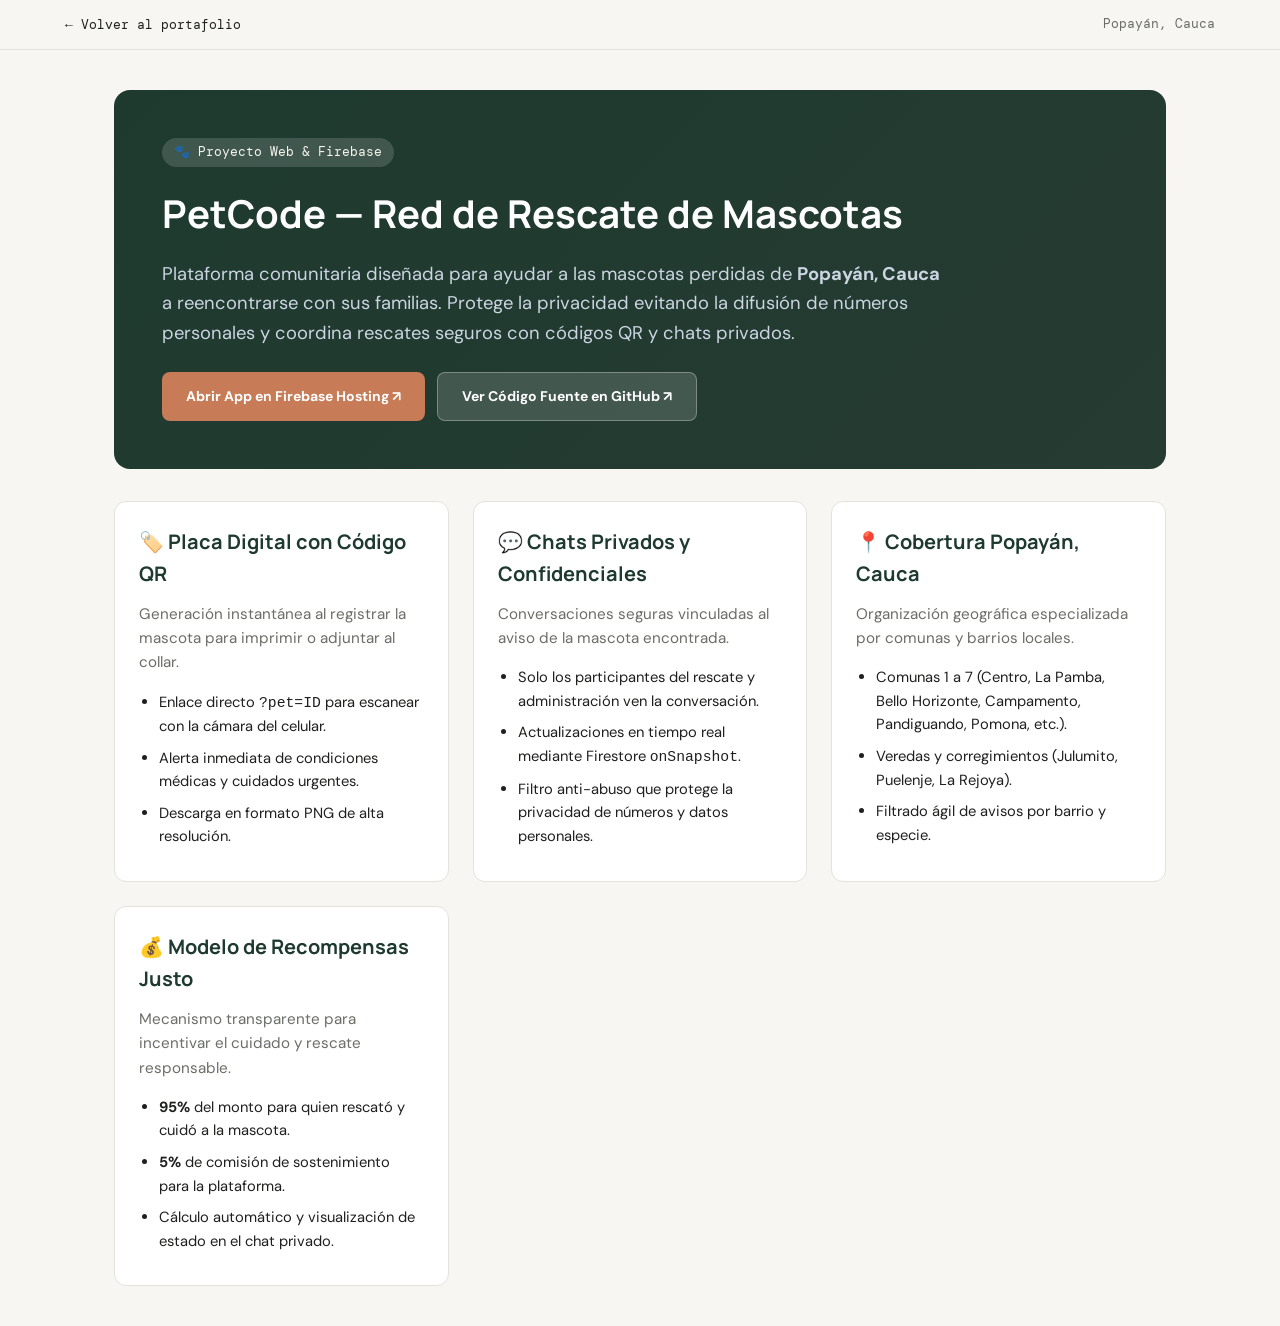
<file: proyectos/petcode.html>
<!doctype html>
<html lang="es">
  <head>
    <meta charset="utf-8" />
    <meta name="viewport" content="width=device-width, initial-scale=1" />
    <title>PetCode — Red de Rescate de Mascotas (Popayán, Cauca) — Samuel Camacho</title>
    <meta
      name="description"
      content="Plataforma comunitaria de reporte y rescate de mascotas perdidas en Popayán, Cauca con placas QR, chats privados y sistema transparente de recompensas."
    />
    <link rel="preconnect" href="https://fonts.googleapis.com" />
    <link rel="preconnect" href="https://fonts.gstatic.com" crossorigin />
    <link
      href="https://fonts.googleapis.com/css2?family=DM+Mono:wght@400;500&family=DM+Sans:wght@400;500;600;700&family=Manrope:wght@600;800&display=swap"
      rel="stylesheet"
    />

    <style>
      :root {
        --paper: #f7f6f2;
        --card-bg: #ffffff;
        --ink: #1d201d;
        --muted: #6a6e66;
        --line: #e3e2db;
        --primary: #c77b56;
        --forest: #1e3a2f;
        --font-main: "DM Sans", system-ui, sans-serif;
        --font-mono: "DM Mono", monospace;
        --font-display: "Manrope", sans-serif;
      }

      * { box-sizing: border-box; }
      body {
        margin: 0;
        padding: 0;
        background: var(--paper);
        color: var(--ink);
        font-family: var(--font-main);
        line-height: 1.6;
      }

      .topbar {
        border-bottom: 1px solid var(--line);
        background: var(--paper);
        padding: 14px 24px;
        position: sticky;
        top: 0;
        z-index: 50;
      }
      .topbar-inner {
        max-width: 1150px;
        margin: 0 auto;
        display: flex;
        justify-content: space-between;
        align-items: center;
      }
      .back-link {
        color: var(--ink);
        text-decoration: none;
        font: 13px var(--font-mono);
        display: inline-flex;
        align-items: center;
        gap: 6px;
      }
      .back-link:hover { color: var(--primary); }

      .container {
        max-width: 1100px;
        margin: 40px auto;
        padding: 0 24px;
      }

      .hero {
        background: linear-gradient(135deg, #1e3a2f 0%, #263b32 100%);
        color: #ffffff;
        padding: 48px;
        border-radius: 16px;
        margin-bottom: 32px;
      }
      .hero-tag {
        font-family: var(--font-mono);
        font-size: 13px;
        color: #f5f4ed;
        background: rgba(255,255,255,0.15);
        padding: 4px 12px;
        border-radius: 999px;
        display: inline-block;
        margin-bottom: 16px;
      }
      .hero h1 {
        font-family: var(--font-display);
        font-size: 2.4rem;
        margin: 0 0 16px;
        color: #ffffff;
      }
      .hero p {
        font-size: 1.15rem;
        color: #cbd5e1;
        max-width: 780px;
        margin: 0 0 24px;
      }
      .hero-actions {
        display: flex;
        gap: 12px;
        flex-wrap: wrap;
      }
      .btn {
        display: inline-flex;
        align-items: center;
        gap: 8px;
        padding: 12px 24px;
        border-radius: 8px;
        font-weight: 700;
        font-size: 14px;
        text-decoration: none;
        transition: transform 0.15s, opacity 0.15s;
      }
      .btn-primary {
        background: var(--primary);
        color: #ffffff;
      }
      .btn-primary:hover { opacity: 0.9; transform: translateY(-1px); }
      .btn-secondary {
        background: rgba(255, 255, 255, 0.15);
        color: #ffffff;
        border: 1px solid rgba(255, 255, 255, 0.3);
      }
      .btn-secondary:hover { background: rgba(255, 255, 255, 0.25); }

      .grid {
        display: grid;
        grid-template-columns: repeat(auto-fit, minmax(300px, 1fr));
        gap: 24px;
        margin-bottom: 32px;
      }
      .card {
        background: var(--card-bg);
        border: 1px solid var(--line);
        border-radius: 12px;
        padding: 24px;
      }
      .card h2 {
        font-family: var(--font-display);
        font-size: 1.25rem;
        margin: 0 0 12px;
        color: var(--forest);
      }
      .card p {
        color: var(--muted);
        font-size: 0.95rem;
        margin: 0 0 16px;
      }
      .card ul {
        margin: 0;
        padding-left: 20px;
        color: var(--ink);
        font-size: 0.92rem;
      }
      .card li { margin-bottom: 8px; }
    </style>
  </head>
  <body>
    <div class="topbar">
      <div class="topbar-inner">
        <a href="../index.html" class="back-link">← Volver al portafolio</a>
        <span style="font-family: var(--font-mono); font-size: 13px; color: var(--muted);">Popayán, Cauca</span>
      </div>
    </div>

    <main class="container">
      <section class="hero">
        <span class="hero-tag">🐾 Proyecto Web & Firebase</span>
        <h1>PetCode — Red de Rescate de Mascotas</h1>
        <p>
          Plataforma comunitaria diseñada para ayudar a las mascotas perdidas de <strong>Popayán, Cauca</strong> a reencontrarse con sus familias. Protege la privacidad evitando la difusión de números personales y coordina rescates seguros con códigos QR y chats privados.
        </p>
        <div class="hero-actions">
          <a href="https://petcode-rescue-samuel.web.app" target="_blank" rel="noopener" class="btn btn-primary">
            Abrir App en Firebase Hosting ↗
          </a>
          <a href="https://github.com/SamuelCamacho2008/portafolio-samuel-camacho/tree/main/proyectos/petcode" target="_blank" rel="noopener" class="btn btn-secondary">
            Ver Código Fuente en GitHub ↗
          </a>
        </div>
      </section>

      <div class="grid">
        <div class="card">
          <h2>🏷️ Placa Digital con Código QR</h2>
          <p>Generación instantánea al registrar la mascota para imprimir o adjuntar al collar.</p>
          <ul>
            <li>Enlace directo <code>?pet=ID</code> para escanear con la cámara del celular.</li>
            <li>Alerta inmediata de condiciones médicas y cuidados urgentes.</li>
            <li>Descarga en formato PNG de alta resolución.</li>
          </ul>
        </div>

        <div class="card">
          <h2>💬 Chats Privados y Confidenciales</h2>
          <p>Conversaciones seguras vinculadas al aviso de la mascota encontrada.</p>
          <ul>
            <li>Solo los participantes del rescate y administración ven la conversación.</li>
            <li>Actualizaciones en tiempo real mediante Firestore <code>onSnapshot</code>.</li>
            <li>Filtro anti-abuso que protege la privacidad de números y datos personales.</li>
          </ul>
        </div>

        <div class="card">
          <h2>📍 Cobertura Popayán, Cauca</h2>
          <p>Organización geográfica especializada por comunas y barrios locales.</p>
          <ul>
            <li>Comunas 1 a 7 (Centro, La Pamba, Bello Horizonte, Campamento, Pandiguando, Pomona, etc.).</li>
            <li>Veredas y corregimientos (Julumito, Puelenje, La Rejoya).</li>
            <li>Filtrado ágil de avisos por barrio y especie.</li>
          </ul>
        </div>

        <div class="card">
          <h2>💰 Modelo de Recompensas Justo</h2>
          <p>Mecanismo transparente para incentivar el cuidado y rescate responsable.</p>
          <ul>
            <li><strong>95%</strong> del monto para quien rescató y cuidó a la mascota.</li>
            <li><strong>5%</strong> de comisión de sostenimiento para la plataforma.</li>
            <li>Cálculo automático y visualización de estado en el chat privado.</li>
          </ul>
        </div>
      </div>
    </main>
  </body>
</html>
</file>
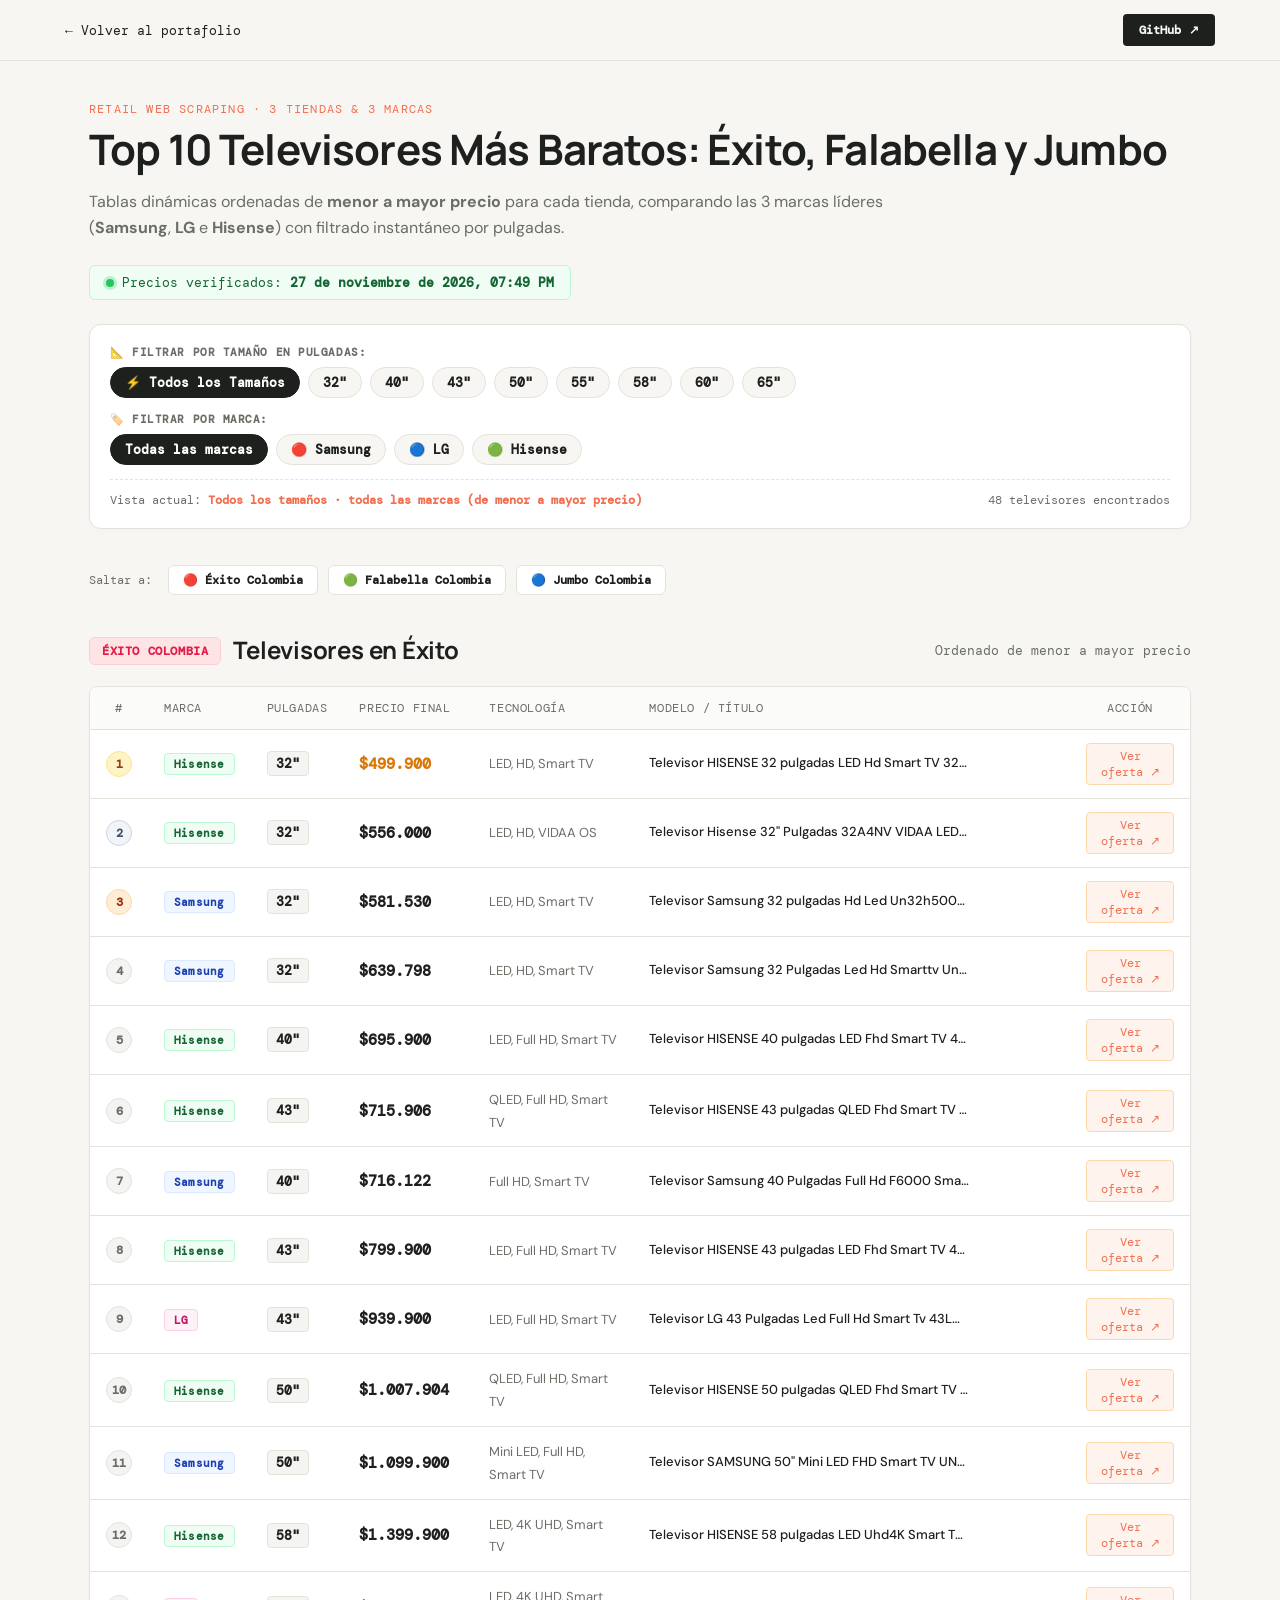
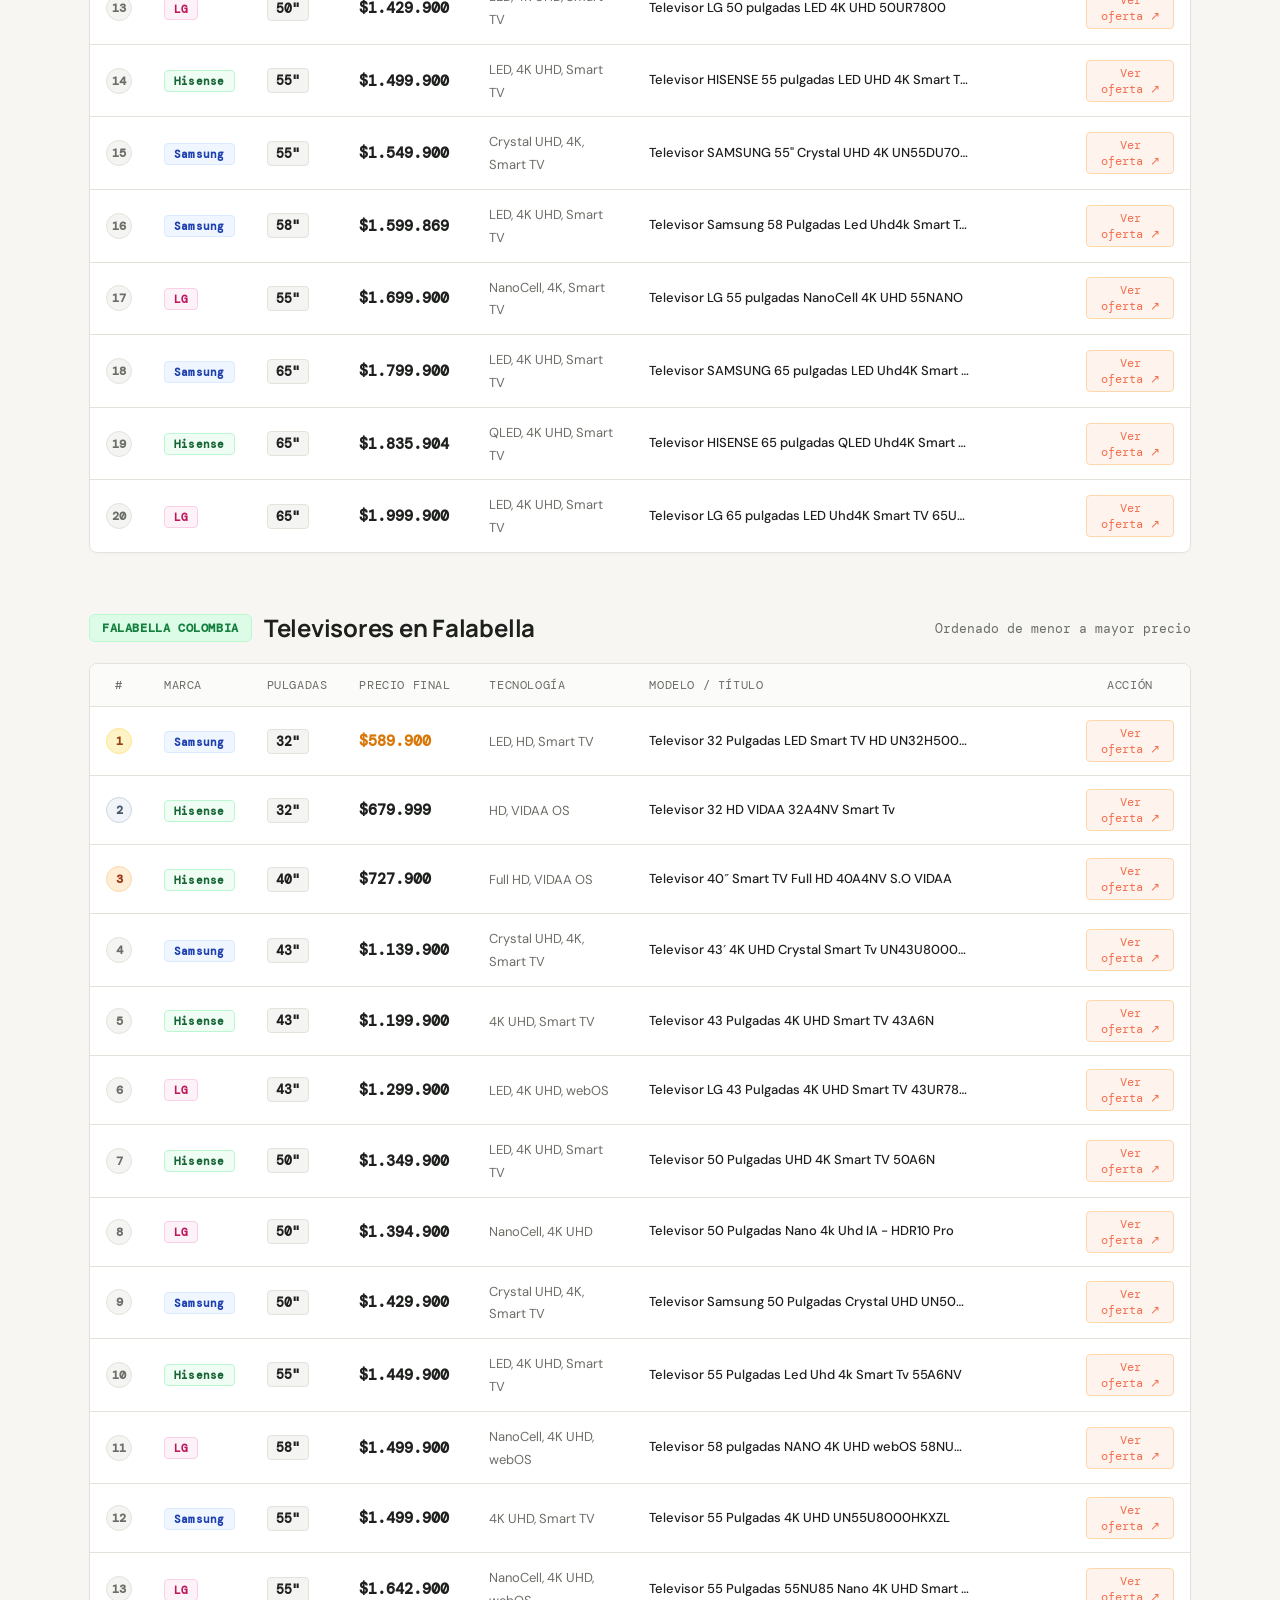
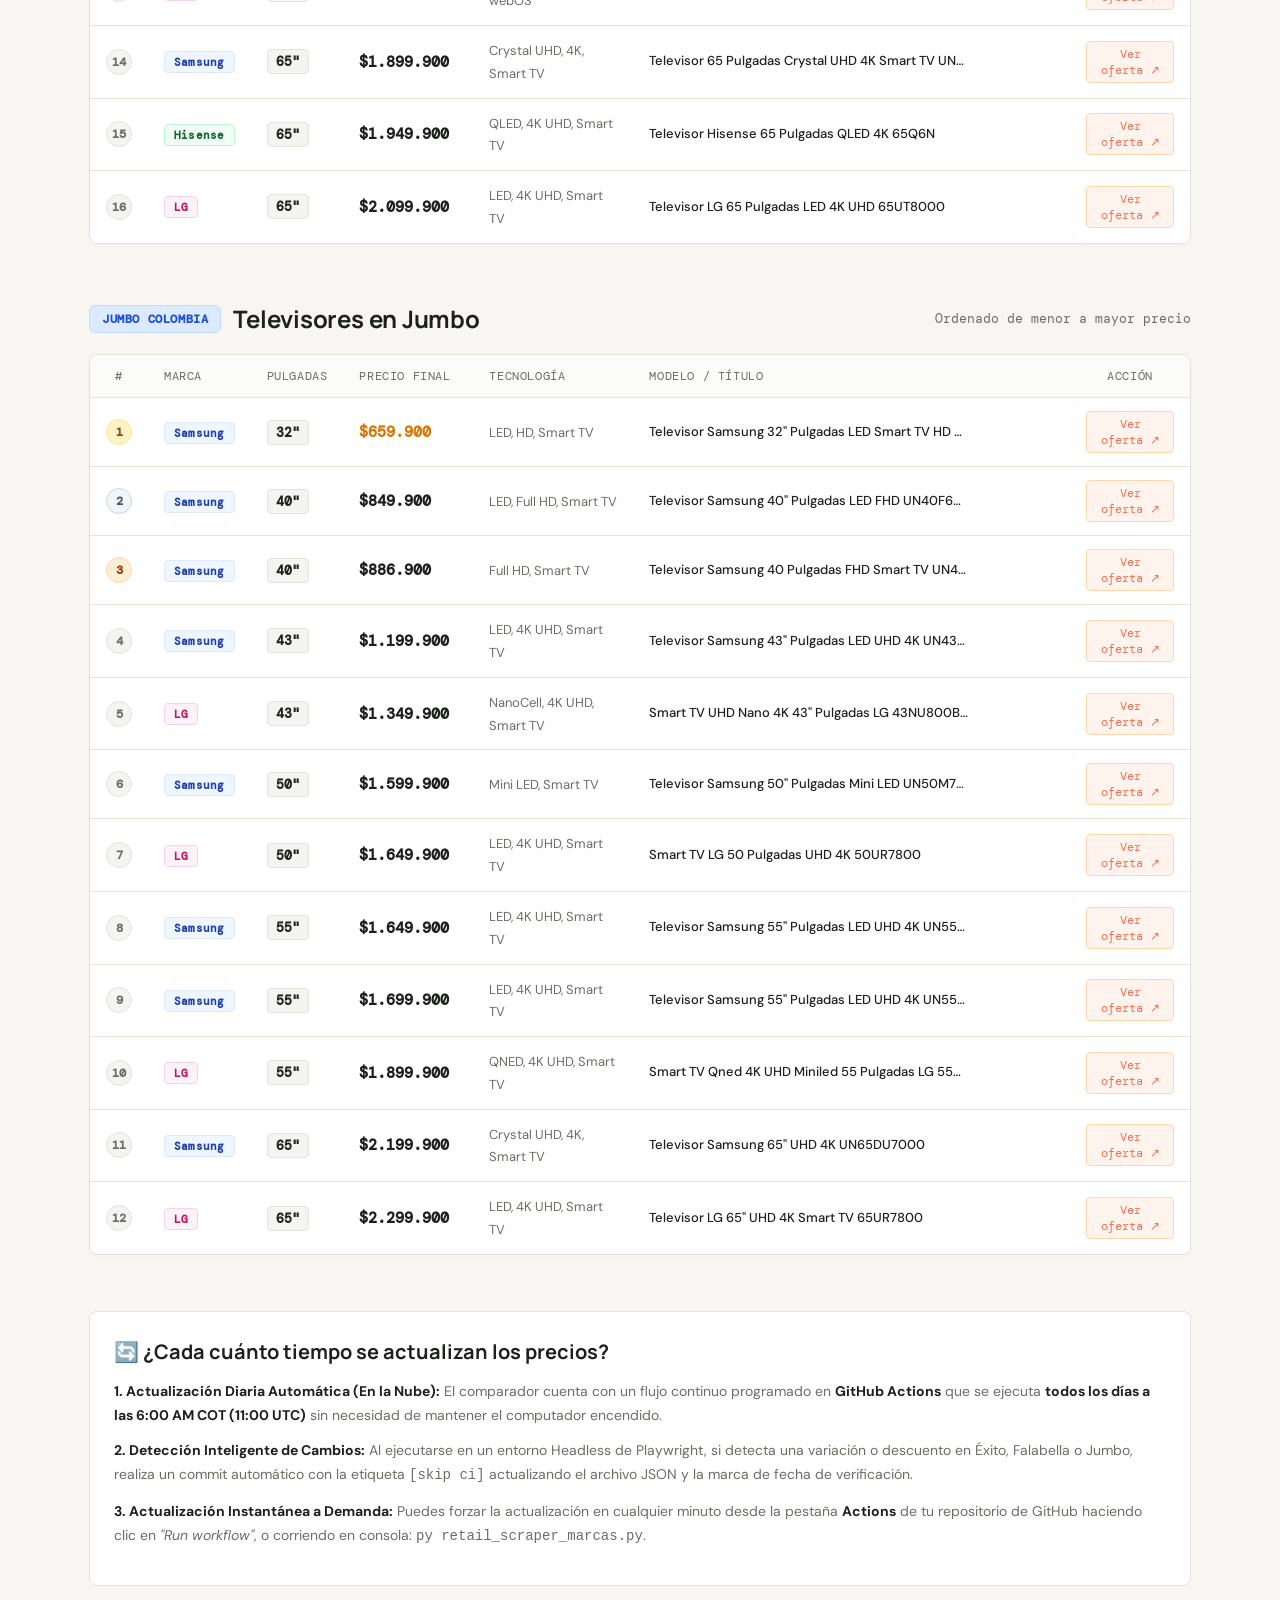
<file: proyectos/tv-scraper.html>
<!doctype html>
<html lang="es">
  <head>
    <meta charset="utf-8" />
    <meta name="viewport" content="width=device-width, initial-scale=1" />
    <title>Top 10 Televisores Más Baratos por Tienda (Éxito, Falabella, Jumbo) — Samuel Camacho</title>
    <meta
      name="description"
      content="Comparativa y filtración interactiva por pulgadas (32, 40, 43, 50, 55, 58, 60 y 65) y marcas (Samsung, LG e Hisense) ordenadas de menor a mayor precio en Éxito, Falabella y Jumbo."
    />
    <link rel="preconnect" href="https://fonts.googleapis.com" />
    <link rel="preconnect" href="https://fonts.gstatic.com" crossorigin />
    <link
      href="https://fonts.googleapis.com/css2?family=DM+Mono:wght@400;500&family=DM+Sans:wght@400;500;600;700&family=Manrope:wght@600;800&display=swap"
      rel="stylesheet"
    />

    <style>
      :root {
        --paper: #f7f6f2;
        --card-bg: #ffffff;
        --ink: #1d201d;
        --muted: #6a6e66;
        --line: #e3e2db;
        --orange: #f26f50;
        --lime: #c7f36a;
        --font-main: "DM Sans", system-ui, sans-serif;
        --font-mono: "DM Mono", monospace;
        --font-display: "Manrope", sans-serif;
      }

      * { box-sizing: border-box; }
      body {
        margin: 0;
        padding: 0;
        background: var(--paper);
        color: var(--ink);
        font-family: var(--font-main);
        line-height: 1.6;
      }

      .topbar {
        border-bottom: 1px solid var(--line);
        background: var(--paper);
        padding: 14px 24px;
        position: sticky;
        top: 0;
        z-index: 50;
      }
      .topbar-inner {
        max-width: 1150px;
        margin: 0 auto;
        display: flex;
        justify-content: space-between;
        align-items: center;
      }
      .back-link {
        color: var(--ink);
        text-decoration: none;
        font: 13px var(--font-mono);
        display: inline-flex;
        align-items: center;
        gap: 6px;
      }
      .back-link:hover { color: var(--orange); }

      .github-btn {
        background: var(--ink);
        color: var(--paper);
        padding: 8px 16px;
        border-radius: 4px;
        text-decoration: none;
        font: 12px var(--font-mono);
        font-weight: 600;
        display: inline-flex;
        align-items: center;
        gap: 8px;
        transition: transform 0.2s, background 0.2s;
      }
      .github-btn:hover {
        background: #000;
        transform: translateY(-1px);
      }

      .container {
        max-width: 1150px;
        margin: 0 auto;
        padding: 40px 24px 80px;
      }

      .project-header { margin-bottom: 25px; }
      .project-eyebrow {
        font: 12px var(--font-mono);
        color: var(--orange);
        letter-spacing: 0.1em;
        text-transform: uppercase;
        margin-bottom: 8px;
      }
      .project-title {
        font-family: var(--font-display);
        font-size: clamp(28px, 4.5vw, 42px);
        line-height: 1.15;
        margin: 0 0 16px;
        letter-spacing: -0.02em;
      }
      .project-lead {
        font-size: 16px;
        color: var(--muted);
        max-width: 860px;
        margin: 0 0 20px;
      }

      /* LIVE BADGE */
      .verified-badge {
        display: inline-flex;
        align-items: center;
        gap: 8px;
        background: #f0fdf4;
        border: 1px solid #bbf7d0;
        color: #166534;
        padding: 8px 16px;
        border-radius: 6px;
        font: 13px var(--font-mono);
        margin-bottom: 24px;
      }
      .verified-dot {
        width: 8px;
        height: 8px;
        background: #22c55e;
        border-radius: 50%;
        box-shadow: 0 0 0 3px rgba(34, 197, 94, 0.25);
      }

      /* PANEL DE CONTROL DE FILTRACIÓN */
      .filter-panel {
        background: var(--card-bg);
        border: 1px solid var(--line);
        border-radius: 12px;
        padding: 20px;
        margin-bottom: 36px;
        box-shadow: 0 2px 6px rgba(0, 0, 0, 0.02);
      }
      .filter-group {
        margin-bottom: 14px;
      }
      .filter-group:last-child {
        margin-bottom: 0;
      }
      .filter-label {
        font: 11px var(--font-mono);
        font-weight: 700;
        text-transform: uppercase;
        color: var(--muted);
        letter-spacing: 0.05em;
        margin-bottom: 8px;
        display: flex;
        align-items: center;
        gap: 6px;
      }
      .chips-row {
        display: flex;
        flex-wrap: wrap;
        gap: 8px;
      }
      .chip-btn {
        background: var(--paper);
        border: 1px solid var(--line);
        color: var(--ink);
        padding: 6px 14px;
        border-radius: 100px;
        font: 13px var(--font-mono);
        font-weight: 600;
        cursor: pointer;
        transition: all 0.2s ease;
      }
      .chip-btn:hover {
        background: #eae9e4;
        border-color: #cfceca;
      }
      .chip-btn.active {
        background: var(--ink);
        color: #ffffff;
        border-color: var(--ink);
      }
      .filter-summary {
        margin-top: 14px;
        padding-top: 12px;
        border-top: 1px dashed var(--line);
        font: 12px var(--font-mono);
        color: var(--muted);
        display: flex;
        justify-content: space-between;
        align-items: center;
        flex-wrap: wrap;
        gap: 8px;
      }
      .filter-state-pill {
        color: var(--orange);
        font-weight: 700;
      }

      /* QUICK JUMP */
      .jump-bar {
        display: flex;
        flex-wrap: wrap;
        gap: 10px;
        margin-bottom: 36px;
        align-items: center;
      }
      .jump-btn {
        background: var(--card-bg);
        border: 1px solid var(--line);
        color: var(--ink);
        padding: 6px 14px;
        border-radius: 6px;
        font: 12px var(--font-mono);
        text-decoration: none;
        font-weight: 600;
        transition: all 0.2s;
      }
      .jump-btn:hover {
        background: var(--ink);
        color: #fff;
        border-color: var(--ink);
      }

      /* STORE SECTIONS */
      .store-block {
        margin-bottom: 56px;
        scroll-margin-top: 80px;
      }
      .store-header {
        display: flex;
        align-items: center;
        justify-content: space-between;
        flex-wrap: wrap;
        gap: 12px;
        margin-bottom: 16px;
      }
      .store-title-group {
        display: flex;
        align-items: center;
        gap: 12px;
      }
      .store-pill {
        padding: 5px 12px;
        border-radius: 6px;
        font: 12px var(--font-mono);
        font-weight: 700;
        text-transform: uppercase;
        letter-spacing: 0.05em;
      }
      .store-pill-exito { background: #ffe4e6; color: #e11d48; border: 1px solid #fecdd3; }
      .store-pill-falabella { background: #dcfce7; color: #15803d; border: 1px solid #bbf7d0; }
      .store-pill-jumbo { background: #dbeafe; color: #1d4ed8; border: 1px solid #bfdbfe; }

      .store-heading {
        margin: 0;
        font-family: var(--font-display);
        font-size: 24px;
        letter-spacing: -0.01em;
      }
      .store-sub {
        font: 13px var(--font-mono);
        color: var(--muted);
      }

      /* TABLES */
      .table-card {
        background: var(--card-bg);
        border: 1px solid var(--line);
        border-radius: 8px;
        overflow: hidden;
        box-shadow: 0 2px 4px rgba(0, 0, 0, 0.02);
      }
      .table-responsive {
        width: 100%;
        overflow-x: auto;
      }
      table {
        width: 100%;
        border-collapse: collapse;
        font-size: 14px;
        text-align: left;
      }
      th {
        background: #fbfbfa;
        padding: 13px 16px;
        font: 12px var(--font-mono);
        color: var(--muted);
        text-transform: uppercase;
        letter-spacing: 0.05em;
        border-bottom: 1px solid var(--line);
      }
      td {
        padding: 13px 16px;
        border-bottom: 1px solid var(--line);
        vertical-align: middle;
      }
      tr:last-child td { border-bottom: none; }
      tr:hover td { background: #fafaf8; }

      /* BADGES */
      .pos-pill {
        display: inline-flex;
        align-items: center;
        justify-content: center;
        width: 26px;
        height: 26px;
        border-radius: 50%;
        font: 12px var(--font-mono);
        font-weight: 700;
        background: #f4f4f2;
        color: var(--muted);
        border: 1px solid var(--line);
      }
      .pos-pill-1 { background: #fef3c7; color: #92400e; border-color: #fde68a; font-weight: 800; }
      .pos-pill-2 { background: #f1f5f9; color: #475569; border-color: #cbd5e1; font-weight: 800; }
      .pos-pill-3 { background: #ffedd5; color: #9a3412; border-color: #fed7aa; font-weight: 800; }

      .brand-badge {
        display: inline-block;
        padding: 3px 9px;
        border-radius: 4px;
        font: 11px var(--font-mono);
        font-weight: 700;
        letter-spacing: 0.02em;
      }
      .brand-samsung { background: #eff6ff; color: #1e40af; border: 1px solid #dbeafe; }
      .brand-lg { background: #fdf2f8; color: #be185d; border: 1px solid #fbcfe8; }
      .brand-hisense { background: #f0fdf4; color: #166534; border: 1px solid #bbf7d0; }

      .inches-pill {
        font: 13px var(--font-mono);
        font-weight: 700;
        color: var(--ink);
        background: #f4f4f2;
        padding: 3px 8px;
        border-radius: 4px;
        border: 1px solid var(--line);
        display: inline-block;
      }

      .price-tag {
        font-family: var(--font-mono);
        font-weight: 700;
        font-size: 15px;
        color: var(--ink);
      }
      .price-tag-gold {
        color: #d97706;
      }

      .tech-label {
        font-size: 13px;
        color: var(--muted);
      }

      .model-name {
        font-size: 13px;
        font-weight: 500;
        max-width: 320px;
        white-space: nowrap;
        overflow: hidden;
        text-overflow: ellipsis;
      }

      .empty-row {
        text-align: center;
        padding: 28px 16px;
        color: var(--muted);
        font: 13px var(--font-mono);
      }

      .product-link {
        color: var(--orange);
        text-decoration: none;
        font-weight: 600;
        font: 12px var(--font-mono);
        display: inline-flex;
        align-items: center;
        gap: 4px;
        padding: 4px 10px;
        background: #fff4ed;
        border: 1px solid #fed7aa;
        border-radius: 4px;
        transition: all 0.15s ease;
      }
      .product-link:hover {
        background: var(--orange);
        color: #fff;
        border-color: var(--orange);
      }

      .faq-card {
        background: var(--card-bg);
        border: 1px solid var(--line);
        border-radius: 8px;
        padding: 24px;
        margin-top: 48px;
      }
      .faq-title {
        font-family: var(--font-display);
        font-size: 20px;
        margin: 0 0 12px;
      }
      .faq-p {
        margin: 0 0 12px;
        color: var(--muted);
        font-size: 14px;
        line-height: 1.7;
      }
      .faq-p strong {
        color: var(--ink);
      }
    </style>
  </head>
  <body>
    <header class="topbar">
      <div class="topbar-inner">
        <a class="back-link" href="../index.html">← Volver al portafolio</a>
        <a class="github-btn" href="https://github.com/SamuelCamacho2008/portafolio-samuel-camacho" target="_blank" rel="noopener">
          <span>GitHub</span> ↗
        </a>
      </div>
    </header>

    <main class="container">
      <div class="project-header">
        <div class="project-eyebrow">RETAIL WEB SCRAPING · 3 TIENDAS &amp; 3 MARCAS</div>
        <h1 class="project-title">Top 10 Televisores Más Baratos: Éxito, Falabella y Jumbo</h1>
        <p class="project-lead">
          Tablas dinámicas ordenadas de <strong>menor a mayor precio</strong> para cada tienda, comparando las 3 marcas líderes (<strong>Samsung</strong>, <strong>LG</strong> e <strong>Hisense</strong>) con filtrado instantáneo por pulgadas.
        </p>
      </div>

      <div class="verified-badge">
        <span class="verified-dot"></span>
        <span>Precios verificados: <strong id="verification-date">27 de noviembre de 2026, 07:49 PM</strong></span>
      </div>

      <!-- PANEL DE FILTROS POR PULGADAS Y MARCAS -->
      <section class="filter-panel" aria-label="Filtros interactivos de televisores">
        <div class="filter-group">
          <div class="filter-label">📐 Filtrar por Tamaño en Pulgadas:</div>
          <div class="chips-row" id="inch-chips">
            <button class="chip-btn active" data-inch="all">⚡ Todos los Tamaños</button>
            <button class="chip-btn" data-inch="32">32"</button>
            <button class="chip-btn" data-inch="40">40"</button>
            <button class="chip-btn" data-inch="43">43"</button>
            <button class="chip-btn" data-inch="50">50"</button>
            <button class="chip-btn" data-inch="55">55"</button>
            <button class="chip-btn" data-inch="58">58"</button>
            <button class="chip-btn" data-inch="60">60"</button>
            <button class="chip-btn" data-inch="65">65"</button>
          </div>
        </div>

        <div class="filter-group">
          <div class="filter-label">🏷️ Filtrar por Marca:</div>
          <div class="chips-row" id="brand-chips">
            <button class="chip-btn active" data-brand="all">Todas las marcas</button>
            <button class="chip-btn" data-brand="Samsung">🔴 Samsung</button>
            <button class="chip-btn" data-brand="LG">🔵 LG</button>
            <button class="chip-btn" data-brand="Hisense">🟢 Hisense</button>
          </div>
        </div>

        <div class="filter-summary">
          <span>Vista actual: <strong class="filter-state-pill" id="filter-state-text">Todos los tamaños (Top 10 de menor a mayor precio)</strong></span>
          <span id="results-count-text">30 televisores en catálogo</span>
        </div>
      </section>

      <!-- BARRA DE ACCESO RÁPIDO A LAS 3 TABLAS -->
      <nav class="jump-bar" aria-label="Navegación rápida de tiendas">
        <span style="font: 12px var(--font-mono); color: var(--muted); margin-right: 6px;">Saltar a:</span>
        <a class="jump-btn" href="#tabla-exito">🔴 Éxito Colombia</a>
        <a class="jump-btn" href="#tabla-falabella">🟢 Falabella Colombia</a>
        <a class="jump-btn" href="#tabla-jumbo">🔵 Jumbo Colombia</a>
      </nav>

      <!-- TABLA 1: ÉXITO -->
      <section class="store-block" id="tabla-exito">
        <div class="store-header">
          <div class="store-title-group">
            <span class="store-pill store-pill-exito">Éxito Colombia</span>
            <h2 class="store-heading">Televisores en Éxito</h2>
          </div>
          <span class="store-sub" id="sub-exito">Ordenado de menor a mayor precio</span>
        </div>

        <div class="table-card">
          <div class="table-responsive" id="container-exito">
            <!-- Renderizado dinámico -->
          </div>
        </div>
      </section>

      <!-- TABLA 2: FALABELLA -->
      <section class="store-block" id="tabla-falabella">
        <div class="store-header">
          <div class="store-title-group">
            <span class="store-pill store-pill-falabella">Falabella Colombia</span>
            <h2 class="store-heading">Televisores en Falabella</h2>
          </div>
          <span class="store-sub" id="sub-falabella">Ordenado de menor a mayor precio</span>
        </div>

        <div class="table-card">
          <div class="table-responsive" id="container-falabella">
            <!-- Renderizado dinámico -->
          </div>
        </div>
      </section>

      <!-- TABLA 3: JUMBO -->
      <section class="store-block" id="tabla-jumbo">
        <div class="store-header">
          <div class="store-title-group">
            <span class="store-pill store-pill-jumbo">Jumbo Colombia</span>
            <h2 class="store-heading">Televisores en Jumbo</h2>
          </div>
          <span class="store-sub" id="sub-jumbo">Ordenado de menor a mayor precio</span>
        </div>

        <div class="table-card">
          <div class="table-responsive" id="container-jumbo">
            <!-- Renderizado dinámico -->
          </div>
        </div>
      </section>

      <!-- PREGUNTAS FRECUENTES Y AUTOMATIZACIÓN -->
      <section class="faq-card">
        <h3 class="faq-title">🔄 ¿Cada cuánto tiempo se actualizan los precios?</h3>
        <p class="faq-p">
          <strong>1. Actualización Diaria Automática (En la Nube):</strong> El comparador cuenta con un flujo continuo programado en <strong>GitHub Actions</strong> que se ejecuta <strong>todos los días a las 6:00 AM COT (11:00 UTC)</strong> sin necesidad de mantener el computador encendido.
        </p>
        <p class="faq-p">
          <strong>2. Detección Inteligente de Cambios:</strong> Al ejecutarse en un entorno Headless de Playwright, si detecta una variación o descuento en Éxito, Falabella o Jumbo, realiza un commit automático con la etiqueta <code>[skip ci]</code> actualizando el archivo JSON y la marca de fecha de verificación.
        </p>
        <p class="faq-p">
          <strong>3. Actualización Instantánea a Demanda:</strong> Puedes forzar la actualización en cualquier minuto desde la pestaña <strong>Actions</strong> de tu repositorio de GitHub haciendo clic en <em>"Run workflow"</em>, o corriendo en consola: <code>py retail_scraper_marcas.py</code>.
        </p>
      </section>
    </main>

    <script>
      let CATALOGO = {
  "fecha_verificacion": "27 de noviembre de 2026, 07:49 PM",
  "timestamp_iso": "2026-11-27T19:49:26.924692",
  "tiendas": {
    "Éxito": [
      {
        "marca": "Hisense",
        "pulgadas": "32\"",
        "pulgadas_num": 32,
        "precio_final": 499900,
        "precio_formateado": "$499.900",
        "tecnologia": "LED, HD, Smart TV",
        "modelo": "Televisor HISENSE 32 pulgadas LED Hd Smart TV 32A4NV",
        "enlace": "https://www.exito.com/televisor-hisense-32-pulgadas-led-hd-smart-tv-32a4nv-3208353/p"
      },
      {
        "marca": "Hisense",
        "pulgadas": "32\"",
        "pulgadas_num": 32,
        "precio_final": 556000,
        "precio_formateado": "$556.000",
        "tecnologia": "LED, HD, VIDAA OS",
        "modelo": "Televisor Hisense 32\" Pulgadas 32A4NV VIDAA LED HD",
        "enlace": "https://www.exito.com/televisor-hisense-32--pulgadas-32a4nv-vidaa-led-hd-smart-tv-124188882/p"
      },
      {
        "marca": "Samsung",
        "pulgadas": "32\"",
        "pulgadas_num": 32,
        "precio_final": 581530,
        "precio_formateado": "$581.530",
        "tecnologia": "LED, HD, Smart TV",
        "modelo": "Televisor Samsung 32 pulgadas Hd Led Un32h5000fkxzl",
        "enlace": "https://www.exito.com/televisor-samsung-flat-led-smart-tv-32-pulgadas-hd-hdmi-abre-y-edita-archivos-de-office-104755836-mp/p"
      },
      {
        "marca": "Samsung",
        "pulgadas": "32\"",
        "pulgadas_num": 32,
        "precio_final": 639798,
        "precio_formateado": "$639.798",
        "tecnologia": "LED, HD, Smart TV",
        "modelo": "Televisor Samsung 32 Pulgadas Led Hd Smarttv Un32t4300",
        "enlace": "https://www.exito.com/televisor-led-samsung-32-pulgadas-smart-tv-un32t4300-100134345-mp/p"
      },
      {
        "marca": "Hisense",
        "pulgadas": "40\"",
        "pulgadas_num": 40,
        "precio_final": 695900,
        "precio_formateado": "$695.900",
        "tecnologia": "LED, Full HD, Smart TV",
        "modelo": "Televisor HISENSE 40 pulgadas LED Fhd Smart TV 40A4NV",
        "enlace": "https://www.exito.com/televisor-hisense-40-pulgadas-led-fhd-smart-tv-40a4nv-3218633/p"
      },
      {
        "marca": "Hisense",
        "pulgadas": "43\"",
        "pulgadas_num": 43,
        "precio_final": 715906,
        "precio_formateado": "$715.906",
        "tecnologia": "QLED, Full HD, Smart TV",
        "modelo": "Televisor HISENSE 43 pulgadas QLED Fhd Smart TV 43Q4SV",
        "enlace": "https://www.exito.com/televisor-hisense-43-pulgadas-qled-fhd-smart-tv-43q4sv-3242627/p"
      },
      {
        "marca": "Samsung",
        "pulgadas": "40\"",
        "pulgadas_num": 40,
        "precio_final": 716122,
        "precio_formateado": "$716.122",
        "tecnologia": "Full HD, Smart TV",
        "modelo": "Televisor Samsung 40 Pulgadas Full Hd F6000 Smart Tv",
        "enlace": "https://www.exito.com/televisor-samsung-40-pulgadas-full-hd-f6000-smart-tv-un40f6000fkxzl-104497688-mp/p"
      },
      {
        "marca": "Hisense",
        "pulgadas": "43\"",
        "pulgadas_num": 43,
        "precio_final": 799900,
        "precio_formateado": "$799.900",
        "tecnologia": "LED, Full HD, Smart TV",
        "modelo": "Televisor HISENSE 43 pulgadas LED Fhd Smart TV 43A4NV",
        "enlace": "https://www.exito.com/televisor-hisense-43-pulgadas-led-hd-smart-tv-43a4nv-3208346/p"
      },
      {
        "marca": "LG",
        "pulgadas": "43\"",
        "pulgadas_num": 43,
        "precio_final": 939900,
        "precio_formateado": "$939.900",
        "tecnologia": "LED, Full HD, Smart TV",
        "modelo": "Televisor LG 43 Pulgadas Led Full Hd Smart Tv 43LM6370PDB",
        "enlace": "https://www.exito.com/televisor-lg-43-pulgadas-109-cm-led-full-hd-plano-smart-tv-101542779-mp/p"
      },
      {
        "marca": "Hisense",
        "pulgadas": "50\"",
        "pulgadas_num": 50,
        "precio_final": 1007904,
        "precio_formateado": "$1.007.904",
        "tecnologia": "QLED, Full HD, Smart TV",
        "modelo": "Televisor HISENSE 50 pulgadas QLED Fhd Smart TV 50Q4SV",
        "enlace": "https://www.exito.com/televisor-hisense-50-pulgadas-qled-fhd-smart-tv-50q4sv-3242628/p"
      },
      {
        "marca": "Samsung",
        "pulgadas": "50\"",
        "pulgadas_num": 50,
        "precio_final": 1099900,
        "precio_formateado": "$1.099.900",
        "tecnologia": "Mini LED, Full HD, Smart TV",
        "modelo": "Televisor SAMSUNG 50\" Mini LED FHD Smart TV UN50M60HAKXZL",
        "enlace": "https://www.exito.com/televisor-samsung-50-pulgadas-mini-led-uhd-4k-smart-tv-un50m60hakxzl-3263624/p"
      },
      {
        "marca": "LG",
        "pulgadas": "50\"",
        "pulgadas_num": 50,
        "precio_final": 1429900,
        "precio_formateado": "$1.429.900",
        "tecnologia": "LED, 4K UHD, Smart TV",
        "modelo": "Televisor LG 50 pulgadas LED 4K UHD 50UR7800",
        "enlace": "https://www.exito.com/tecnologia/televisores?brand=lg"
      },
      {
        "marca": "Hisense",
        "pulgadas": "55\"",
        "pulgadas_num": 55,
        "precio_final": 1499900,
        "precio_formateado": "$1.499.900",
        "tecnologia": "LED, 4K UHD, Smart TV",
        "modelo": "Televisor HISENSE 55 pulgadas LED UHD 4K Smart TV 55A6N",
        "enlace": "https://www.exito.com/tecnologia/televisores?brand=hisense"
      },
      {
        "marca": "Samsung",
        "pulgadas": "55\"",
        "pulgadas_num": 55,
        "precio_final": 1549900,
        "precio_formateado": "$1.549.900",
        "tecnologia": "Crystal UHD, 4K, Smart TV",
        "modelo": "Televisor SAMSUNG 55\" Crystal UHD 4K UN55DU7000",
        "enlace": "https://www.exito.com/tecnologia/televisores?brand=samsung"
      },
      {
        "marca": "LG",
        "pulgadas": "55\"",
        "pulgadas_num": 55,
        "precio_final": 1699900,
        "precio_formateado": "$1.699.900",
        "tecnologia": "NanoCell, 4K, Smart TV",
        "modelo": "Televisor LG 55 pulgadas NanoCell 4K UHD 55NANO",
        "enlace": "https://www.exito.com/tecnologia/televisores?brand=lg"
      },
      {
        "marca": "Hisense",
        "pulgadas": "58\"",
        "pulgadas_num": 58,
        "precio_final": 1399900,
        "precio_formateado": "$1.399.900",
        "tecnologia": "LED, 4K UHD, Smart TV",
        "modelo": "Televisor HISENSE 58 pulgadas LED Uhd4K Smart TV 58A6N",
        "enlace": "https://www.exito.com/televisor-hisense-58-pulgadas-led-uhd-4k-smart-tv-58a6n-3161945/p"
      },
      {
        "marca": "Samsung",
        "pulgadas": "58\"",
        "pulgadas_num": 58,
        "precio_final": 1599869,
        "precio_formateado": "$1.599.869",
        "tecnologia": "LED, 4K UHD, Smart TV",
        "modelo": "Televisor Samsung 58 Pulgadas Led Uhd4k Smart Tv UN58U8000",
        "enlace": "https://www.exito.com/televisor-samsung-58-pulgadas-led-uhd4k-smart-tv-un58u8000fkxzlsoporte-104792041-mp/p"
      },
      {
        "marca": "Samsung",
        "pulgadas": "65\"",
        "pulgadas_num": 65,
        "precio_final": 1799900,
        "precio_formateado": "$1.799.900",
        "tecnologia": "LED, 4K UHD, Smart TV",
        "modelo": "Televisor SAMSUNG 65 pulgadas LED Uhd4K Smart TV UN65U8000HKXZL",
        "enlace": "https://www.exito.com/televisor-samsung-65-pulgadas-led-uhd-4k-smart-tv-un65u8000hkxzl-3251270/p"
      },
      {
        "marca": "Hisense",
        "pulgadas": "65\"",
        "pulgadas_num": 65,
        "precio_final": 1835904,
        "precio_formateado": "$1.835.904",
        "tecnologia": "QLED, 4K UHD, Smart TV",
        "modelo": "Televisor HISENSE 65 pulgadas QLED Uhd4K Smart TV 65QD5SV",
        "enlace": "https://www.exito.com/televisor-hisense-65-pulgadas-qled-uhd-4k-smart-tv-65qd5sv-3245570/p"
      },
      {
        "marca": "LG",
        "pulgadas": "65\"",
        "pulgadas_num": 65,
        "precio_final": 1999900,
        "precio_formateado": "$1.999.900",
        "tecnologia": "LED, 4K UHD, Smart TV",
        "modelo": "Televisor LG 65 pulgadas LED Uhd4K Smart TV 65UR7800PSB",
        "enlace": "https://www.exito.com/televisor-lg-65-pulgadas-led-uhd-4k-smart-tv-65ur7800psbawc-3127321/p"
      }
    ],
    "Falabella": [
      {
        "marca": "Samsung",
        "pulgadas": "32\"",
        "pulgadas_num": 32,
        "precio_final": 589900,
        "precio_formateado": "$589.900",
        "tecnologia": "LED, HD, Smart TV",
        "modelo": "Televisor 32 Pulgadas LED Smart TV HD UN32H5000FKXZL",
        "enlace": "https://www.falabella.com.co/falabella-co/product/147903470/Televisor-Samsung-32-Pulgadas-LED-Smart-TV-HD-TV-UN32H5000FKXZL"
      },
      {
        "marca": "Hisense",
        "pulgadas": "32\"",
        "pulgadas_num": 32,
        "precio_final": 679999,
        "precio_formateado": "$679.999",
        "tecnologia": "HD, VIDAA OS",
        "modelo": "Televisor 32 HD VIDAA 32A4NV Smart Tv",
        "enlace": "https://www.falabella.com.co/falabella-co/product/153369992/televisor-hisense-32-hd-vidaa-32a4nv-smart-tv"
      },
      {
        "marca": "Hisense",
        "pulgadas": "40\"",
        "pulgadas_num": 40,
        "precio_final": 727900,
        "precio_formateado": "$727.900",
        "tecnologia": "Full HD, VIDAA OS",
        "modelo": "Televisor 40″ Smart TV Full HD 40A4NV S.O VIDAA",
        "enlace": "https://www.falabella.com.co/falabella-co/product/156083646/televisor-hisense-40-smart-tv-full-hd-40a4nv-s-o-vidaa"
      },
      {
        "marca": "Samsung",
        "pulgadas": "43\"",
        "pulgadas_num": 43,
        "precio_final": 1139900,
        "precio_formateado": "$1.139.900",
        "tecnologia": "Crystal UHD, 4K, Smart TV",
        "modelo": "Televisor 43′ 4K UHD Crystal Smart Tv UN43U8000FK",
        "enlace": "https://www.falabella.com.co/falabella-co/product/146574660/Televisor-Samsung-43%E2%80%B2-4K-UHD-Crystal-Smart-Tv-UN43U8000FK"
      },
      {
        "marca": "Hisense",
        "pulgadas": "43\"",
        "pulgadas_num": 43,
        "precio_final": 1199900,
        "precio_formateado": "$1.199.900",
        "tecnologia": "4K UHD, Smart TV",
        "modelo": "Televisor 43 Pulgadas 4K UHD Smart TV 43A6N",
        "enlace": "https://www.falabella.com.co/falabella-co/category/cat2070028/Televisores"
      },
      {
        "marca": "LG",
        "pulgadas": "43\"",
        "pulgadas_num": 43,
        "precio_final": 1299900,
        "precio_formateado": "$1.299.900",
        "tecnologia": "LED, 4K UHD, webOS",
        "modelo": "Televisor LG 43 Pulgadas 4K UHD Smart TV 43UR7800",
        "enlace": "https://www.falabella.com.co/falabella-co/category/cat2070028/Televisores"
      },
      {
        "marca": "LG",
        "pulgadas": "50\"",
        "pulgadas_num": 50,
        "precio_final": 1394900,
        "precio_formateado": "$1.394.900",
        "tecnologia": "NanoCell, 4K UHD",
        "modelo": "Televisor 50 Pulgadas Nano 4k Uhd IA - HDR10 Pro",
        "enlace": "https://www.falabella.com.co/falabella-co/product/156684867/televisor-lg-50-pulgadas-nano-4k-uhd-ia"
      },
      {
        "marca": "Samsung",
        "pulgadas": "50\"",
        "pulgadas_num": 50,
        "precio_final": 1429900,
        "precio_formateado": "$1.429.900",
        "tecnologia": "Crystal UHD, 4K, Smart TV",
        "modelo": "Televisor Samsung 50 Pulgadas Crystal UHD UN50DU7000",
        "enlace": "https://www.falabella.com.co/falabella-co/category/cat2070028/Televisores"
      },
      {
        "marca": "Hisense",
        "pulgadas": "50\"",
        "pulgadas_num": 50,
        "precio_final": 1349900,
        "precio_formateado": "$1.349.900",
        "tecnologia": "LED, 4K UHD, Smart TV",
        "modelo": "Televisor 50 Pulgadas UHD 4K Smart TV 50A6N",
        "enlace": "https://www.falabella.com.co/falabella-co/category/cat2070028/Televisores"
      },
      {
        "marca": "Hisense",
        "pulgadas": "55\"",
        "pulgadas_num": 55,
        "precio_final": 1449900,
        "precio_formateado": "$1.449.900",
        "tecnologia": "LED, 4K UHD, Smart TV",
        "modelo": "Televisor 55 Pulgadas Led Uhd 4k Smart Tv 55A6NV",
        "enlace": "https://www.falabella.com.co/falabella-co/product/149503201/televisor-hisense-55-pulgadas-led-uhd-4k-smart-tv-55a6nv"
      },
      {
        "marca": "LG",
        "pulgadas": "58\"",
        "pulgadas_num": 58,
        "precio_final": 1499900,
        "precio_formateado": "$1.499.900",
        "tecnologia": "NanoCell, 4K UHD, webOS",
        "modelo": "Televisor 58 pulgadas NANO 4K UHD webOS 58NU850BPSD",
        "enlace": "https://www.falabella.com.co/falabella-co/product/73669874/tv-58-uhd-lg-58nu850bpsd-awcq"
      },
      {
        "marca": "Samsung",
        "pulgadas": "55\"",
        "pulgadas_num": 55,
        "precio_final": 1499900,
        "precio_formateado": "$1.499.900",
        "tecnologia": "4K UHD, Smart TV",
        "modelo": "Televisor 55 Pulgadas 4K UHD UN55U8000HKXZL",
        "enlace": "https://www.falabella.com.co/falabella-co/product/73658705/tv-55-samsungung-uhd-55u8000hkxzl"
      },
      {
        "marca": "LG",
        "pulgadas": "55\"",
        "pulgadas_num": 55,
        "precio_final": 1642900,
        "precio_formateado": "$1.642.900",
        "tecnologia": "NanoCell, 4K UHD, webOS",
        "modelo": "Televisor 55 Pulgadas 55NU85 Nano 4K UHD Smart TV",
        "enlace": "https://www.falabella.com.co/falabella-co/product/158570049/televisor-lg-55-pulgadas-55nu85-nano-4k-uhd-smart-tv-webos-con-ia-control-magic"
      },
      {
        "marca": "Samsung",
        "pulgadas": "65\"",
        "pulgadas_num": 65,
        "precio_final": 1899900,
        "precio_formateado": "$1.899.900",
        "tecnologia": "Crystal UHD, 4K, Smart TV",
        "modelo": "Televisor 65 Pulgadas Crystal UHD 4K Smart TV UN65DU7000",
        "enlace": "https://www.falabella.com.co/falabella-co/product/139045763/televisor-samsung-65-crystal-uhd-4k-smart-tv"
      },
      {
        "marca": "Hisense",
        "pulgadas": "65\"",
        "pulgadas_num": 65,
        "precio_final": 1949900,
        "precio_formateado": "$1.949.900",
        "tecnologia": "QLED, 4K UHD, Smart TV",
        "modelo": "Televisor Hisense 65 Pulgadas QLED 4K 65Q6N",
        "enlace": "https://www.falabella.com.co/falabella-co/category/cat2070028/Televisores"
      },
      {
        "marca": "LG",
        "pulgadas": "65\"",
        "pulgadas_num": 65,
        "precio_final": 2099900,
        "precio_formateado": "$2.099.900",
        "tecnologia": "LED, 4K UHD, Smart TV",
        "modelo": "Televisor LG 65 Pulgadas LED 4K UHD 65UT8000",
        "enlace": "https://www.falabella.com.co/falabella-co/category/cat2070028/Televisores"
      }
    ],
    "Jumbo": [
      {
        "marca": "Samsung",
        "pulgadas": "32\"",
        "pulgadas_num": 32,
        "precio_final": 659900,
        "precio_formateado": "$659.900",
        "tecnologia": "LED, HD, Smart TV",
        "modelo": "Televisor Samsung 32'' Pulgadas LED Smart TV HD UN32H5000",
        "enlace": "https://www.jumbocolombia.com/televisor-samsung-32-pulgadas-led-smart-tv-hd-tv-un32h5000fkxzl-3682958/p"
      },
      {
        "marca": "Samsung",
        "pulgadas": "40\"",
        "pulgadas_num": 40,
        "precio_final": 849900,
        "precio_formateado": "$849.900",
        "tecnologia": "LED, Full HD, Smart TV",
        "modelo": "Televisor Samsung 40'' Pulgadas LED FHD UN40F6000",
        "enlace": "https://www.jumbocolombia.com/televisor-samsung-40-pulgadas-led-smart-tv-fhd-tv-un40f6000fkxzl-3701381/p"
      },
      {
        "marca": "Samsung",
        "pulgadas": "40\"",
        "pulgadas_num": 40,
        "precio_final": 886900,
        "precio_formateado": "$886.900",
        "tecnologia": "Full HD, Smart TV",
        "modelo": "Televisor Samsung 40 Pulgadas FHD Smart TV UN40F6000",
        "enlace": "https://www.jumbocolombia.com/televisor-samsung-40-pulgadas-fhd-smart-tv-un40f6000fkxzl-20139349/p"
      },
      {
        "marca": "Samsung",
        "pulgadas": "43\"",
        "pulgadas_num": 43,
        "precio_final": 1199900,
        "precio_formateado": "$1.199.900",
        "tecnologia": "LED, 4K UHD, Smart TV",
        "modelo": "Televisor Samsung 43\" Pulgadas LED UHD 4K UN43U8000",
        "enlace": "https://www.jumbocolombia.com/televisor-samsung-43-led-uhd-4k-smart-tv-un43u8000hkxzl-459829/p"
      },
      {
        "marca": "LG",
        "pulgadas": "43\"",
        "pulgadas_num": 43,
        "precio_final": 1349900,
        "precio_formateado": "$1.349.900",
        "tecnologia": "NanoCell, 4K UHD, Smart TV",
        "modelo": "Smart TV UHD Nano 4K 43\" Pulgadas LG 43NU800BPSC",
        "enlace": "https://www.jumbocolombia.com/smart-tv-uhd-nano-4k-43-pulgadas-lg-43nu800bpsc-3748579/p"
      },
      {
        "marca": "Samsung",
        "pulgadas": "50\"",
        "pulgadas_num": 50,
        "precio_final": 1599900,
        "precio_formateado": "$1.599.900",
        "tecnologia": "Mini LED, Smart TV",
        "modelo": "Televisor Samsung 50\" Pulgadas Mini LED UN50M75HAKXZL",
        "enlace": "https://www.jumbocolombia.com/televisor-samsung-50-pulgadas-mini-led-smart-tv-un50m75hakxzl-3746505/p"
      },
      {
        "marca": "LG",
        "pulgadas": "50\"",
        "pulgadas_num": 50,
        "precio_final": 1649900,
        "precio_formateado": "$1.649.900",
        "tecnologia": "LED, 4K UHD, Smart TV",
        "modelo": "Smart TV LG 50 Pulgadas UHD 4K 50UR7800",
        "enlace": "https://www.jumbocolombia.com/co/televisores-y-audio/television/lg?order=OrderByPriceASC"
      },
      {
        "marca": "Samsung",
        "pulgadas": "55\"",
        "pulgadas_num": 55,
        "precio_final": 1649900,
        "precio_formateado": "$1.649.900",
        "tecnologia": "LED, 4K UHD, Smart TV",
        "modelo": "Televisor Samsung 55'' Pulgadas LED UHD 4K UN55U8000",
        "enlace": "https://www.jumbocolombia.com/televisor-samsung-55-pulgadas-led-uhd-4k-smart-tv-un55u8000hkxzl-3749779/p"
      },
      {
        "marca": "Samsung",
        "pulgadas": "55\"",
        "pulgadas_num": 55,
        "precio_final": 1699900,
        "precio_formateado": "$1.699.900",
        "tecnologia": "LED, 4K UHD, Smart TV",
        "modelo": "Televisor Samsung 55'' Pulgadas LED UHD 4K UN55U8000FK",
        "enlace": "https://www.jumbocolombia.com/televisor-samsung-55-pulgadas-led-uhd-4k-smart-tv-un55u8000fkxzl-3682954/p"
      },
      {
        "marca": "LG",
        "pulgadas": "55\"",
        "pulgadas_num": 55,
        "precio_final": 1899900,
        "precio_formateado": "$1.899.900",
        "tecnologia": "QNED, 4K UHD, Smart TV",
        "modelo": "Smart TV Qned 4K UHD Miniled 55 Pulgadas LG 55QNED74",
        "enlace": "https://www.jumbocolombia.com/smart-tv%C2%A0qned%C2%A04k-uhd-miniled-55-pulgadas-lg-55qned74bsa-448658/p"
      },
      {
        "marca": "Samsung",
        "pulgadas": "65\"",
        "pulgadas_num": 65,
        "precio_final": 2199900,
        "precio_formateado": "$2.199.900",
        "tecnologia": "Crystal UHD, 4K, Smart TV",
        "modelo": "Televisor Samsung 65\" UHD 4K UN65DU7000",
        "enlace": "https://www.jumbocolombia.com/co/televisores-y-audio/television/samsung?order=OrderByPriceASC"
      },
      {
        "marca": "LG",
        "pulgadas": "65\"",
        "pulgadas_num": 65,
        "precio_final": 2299900,
        "precio_formateado": "$2.299.900",
        "tecnologia": "LED, 4K UHD, Smart TV",
        "modelo": "Televisor LG 65\" UHD 4K Smart TV 65UR7800",
        "enlace": "https://www.jumbocolombia.com/co/televisores-y-audio/television/lg?order=OrderByPriceASC"
      }
    ]
  }
};
      let activeInch = 'all';
      let activeBrand = 'all';

      function getBrandClass(b) {
        if (b === 'Samsung') return 'brand-samsung';
        if (b === 'LG') return 'brand-lg';
        return 'brand-hisense';
      }

      function getPosClass(p) {
        if (p === 1) return 'pos-pill-1';
        if (p === 2) return 'pos-pill-2';
        if (p === 3) return 'pos-pill-3';
        return '';
      }

      function filterItems(items, inch, brand) {
        let res = items.slice();
        if (inch !== 'all') {
          const inchNum = parseInt(inch);
          res = res.filter(it => it.pulgadas_num === inchNum);
        }
        if (brand !== 'all') {
          res = res.filter(it => it.marca === brand);
        }
        res.sort((a, b) => a.precio_final - b.precio_final);
        return res;
      }

      function renderTable(items, storeName) {
        if (!items || items.length === 0) {
          let extraMsg = (activeInch === '60') 
            ? 'Los fabricantes actuales reemplazaron el estándar de 60" por 58" y 65".' 
            : 'Sin inventario bajo este criterio.';
          return `
            <table>
              <tbody>
                <tr>
                  <td class="empty-row" colspan="7">
                    No se encontraron modelos de <strong>${activeInch !== 'all' ? activeInch + '"' : ''} ${activeBrand !== 'all' ? activeBrand : ''}</strong> en ${storeName}. ${extraMsg}
                  </td>
                </tr>
              </tbody>
            </table>
          `;
        }

        let html = `
          <table>
            <thead>
              <tr>
                <th style="width: 40px; text-align: center;">#</th>
                <th style="width: 100px;">Marca</th>
                <th style="width: 90px;">Pulgadas</th>
                <th style="width: 130px;">Precio Final</th>
                <th style="width: 160px;">Tecnología</th>
                <th>Modelo / Título</th>
                <th style="width: 120px; text-align: center;">Acción</th>
              </tr>
            </thead>
            <tbody>
        `;

        items.forEach((it, idx) => {
          const pos = idx + 1;
          html += `
            <tr>
              <td style="text-align: center;"><span class="pos-pill ${getPosClass(pos)}">${pos}</span></td>
              <td><span class="brand-badge ${getBrandClass(it.marca)}">${it.marca}</span></td>
              <td><span class="inches-pill">${it.pulgadas}</span></td>
              <td><span class="price-tag ${pos === 1 ? 'price-tag-gold' : ''}">${it.precio_formateado}</span></td>
              <td><span class="tech-label">${it.tecnologia}</span></td>
              <td><div class="model-name" title="${it.modelo}">${it.modelo}</div></td>
              <td style="text-align: center;">
                <a class="product-link" href="${it.enlace}" target="_blank" rel="noopener">Ver oferta ↗</a>
              </td>
            </tr>
          `;
        });

        html += `</tbody></table>`;
        return html;
      }

      function updateUI() {
        if (!CATALOGO || !CATALOGO.tiendas) return;

        const exitoItems = filterItems(CATALOGO.tiendas['Éxito'] || [], activeInch, activeBrand);
        const falabellaItems = filterItems(CATALOGO.tiendas['Falabella'] || [], activeInch, activeBrand);
        const jumboItems = filterItems(CATALOGO.tiendas['Jumbo'] || [], activeInch, activeBrand);

        document.getElementById('container-exito').innerHTML = renderTable(exitoItems, 'Éxito');
        document.getElementById('container-falabella').innerHTML = renderTable(falabellaItems, 'Falabella');
        document.getElementById('container-jumbo').innerHTML = renderTable(jumboItems, 'Jumbo');

        // Actualizar textos de resumen
        let inchText = activeInch === 'all' ? 'Todos los tamaños' : `${activeInch} pulgadas`;
        let brandText = activeBrand === 'all' ? 'todas las marcas' : activeBrand;
        document.getElementById('filter-state-text').textContent = `${inchText} · ${brandText} (de menor a mayor precio)`;

        const totalFound = exitoItems.length + falabellaItems.length + jumboItems.length;
        document.getElementById('results-count-text').textContent = `${totalFound} televisores encontrados`;
      }

      function setupFilterListeners() {
        document.querySelectorAll('#inch-chips .chip-btn').forEach(btn => {
          btn.addEventListener('click', () => {
            document.querySelectorAll('#inch-chips .chip-btn').forEach(b => b.classList.remove('active'));
            btn.classList.add('active');
            activeInch = btn.getAttribute('data-inch');
            updateUI();
          });
        });

        document.querySelectorAll('#brand-chips .chip-btn').forEach(btn => {
          btn.addEventListener('click', () => {
            document.querySelectorAll('#brand-chips .chip-btn').forEach(b => b.classList.remove('active'));
            btn.classList.add('active');
            activeBrand = btn.getAttribute('data-brand');
            updateUI();
          });
        });
      }

      function initApp() {
        setupFilterListeners();
        updateUI();

        fetch('./tv-scraper/catalogo_tv_completo.json')
          .then(res => res.json())
          .then(data => {
            if (data && data.tiendas) {
              CATALOGO = data;
              if (data.fecha_verificacion) {
                document.getElementById('verification-date').textContent = data.fecha_verificacion;
              }
              updateUI();
            }
          })
          .catch(() => {});
      }

      document.addEventListener('DOMContentLoaded', initApp);
    </script>
  </body>
</html>
</file>
<file: styles.css>
@import url("https://fonts.googleapis.com/css2?family=DM+Mono:wght@400;500&family=DM+Sans:wght@400;500;600;700&family=Manrope:wght@400;500;600;700;800&display=swap");

:root {
  color-scheme: light;
  --paper: #f7f6f2;
  --ink: #1d201d;
  --muted: #777a73;
  --line: #deded7;
  --lime: #c7f36a;
  --orange: #f26f50;
  --mono: "DM Mono", "Courier New", monospace;
  --body: "DM Sans", Arial, sans-serif;
  --display: "Manrope", "Arial", sans-serif;
}

* { box-sizing: border-box; }
html { scroll-behavior: smooth; scroll-padding-top: 88px; }
body { margin: 0; background: var(--paper); color: var(--ink); font-family: var(--body); -webkit-font-smoothing: antialiased; }
a { color: inherit; text-decoration: none; }
button, a { -webkit-tap-highlight-color: transparent; }
.container { width: min(1120px, calc(100% - 64px)); margin-inline: auto; }
.skip-link { position: absolute; z-index: 10; top: 12px; left: 12px; padding: 12px 16px; background: var(--ink); color: white; transform: translateY(-160%); }
.skip-link:focus { transform: translateY(0); }

.site-header { position: sticky; z-index: 5; top: 0; background: rgb(247 246 242 / 92%); backdrop-filter: blur(14px); border-bottom: 1px solid rgb(29 32 29 / 7%); }
.nav { min-height: 76px; display: flex; align-items: center; justify-content: space-between; }
.brand { font: 800 25px var(--display); letter-spacing: -2px; }
.brand span { color: var(--orange); }
.nav-links { display: flex; align-items: center; gap: 38px; margin: 0; padding: 0; list-style: none; font-size: 13px; font-weight: 600; }
.nav-links a { transition: color .2s ease; }
.nav-links a:hover, .text-link:hover { color: #d95b3f; }
.nav-contact { padding: 12px 17px; border: 1px solid var(--line); border-radius: 3px; }
.nav-contact span { margin-left: 7px; }
.menu-toggle { display: none; }

.hero { position: relative; min-height: 640px; display: grid; grid-template-columns: 1.1fr .9fr; align-items: center; gap: 30px; padding-top: 35px; padding-bottom: 95px; }
.hero-copy { position: relative; z-index: 1; max-width: 580px; }
.eyebrow { margin: 0 0 24px; font: 11px var(--mono); letter-spacing: .09em; }
.status-dot { display: inline-block; width: 8px; height: 8px; margin-right: 8px; background: #86b948; border-radius: 50%; box-shadow: 0 0 0 4px rgb(134 185 72 / 13%); }
h1, h2, h3, p { margin-top: 0; }
h1, h2 { font-family: var(--display); letter-spacing: -.065em; }
h1 { max-width: 620px; margin-bottom: 12px; font-size: clamp(48px, 6vw, 76px); line-height: 1.03; }
.accent { color: var(--orange); }
.hero-role { margin-bottom: 19px; font-size: 19px; font-weight: 600; }
.hero-description { max-width: 465px; margin-bottom: 28px; color: var(--muted); font-size: 15px; line-height: 1.8; }
.hero-actions { display: flex; align-items: center; gap: 25px; }
.button { display: inline-flex; align-items: center; justify-content: center; gap: 24px; min-height: 50px; padding: 0 19px; font-size: 13px; font-weight: 700; transition: transform .2s ease, background .2s ease; }
.button:hover { transform: translateY(-2px); }
.button-primary { background: var(--ink); color: white; }
.button-primary:hover { background: #383b36; }
.text-link { font-size: 13px; font-weight: 700; transition: color .2s ease; }
.text-link span { margin-left: 7px; }
.hero-art { position: relative; width: min(390px, 100%); aspect-ratio: 1; justify-self: end; display: grid; place-items: center; }
.art-orbit { position: absolute; border: 1px solid #d9d9d1; border-radius: 50%; }
.orbit-one { inset: 6%; transform: rotate(-28deg) scaleY(.72); }
.orbit-two { inset: 17% 2%; transform: rotate(47deg) scaleY(.74); }
.art-center { width: 48%; aspect-ratio: 1; display: grid; place-items: center; background: var(--lime); border-radius: 50%; box-shadow: 14px 13px 0 var(--orange); transform: rotate(-8deg); }
.art-center span { font: 800 clamp(42px, 6vw, 75px) var(--display); letter-spacing: -.12em; }
.art-label { position: absolute; font: 9px var(--mono); letter-spacing: .08em; }
.label-top { top: 10%; right: 1%; transform: rotate(15deg); }
.label-bottom { bottom: 12%; left: 0; transform: rotate(-15deg); }
.art-spark { position: absolute; color: var(--orange); font-size: 25px; }
.spark-one { top: 15%; left: 17%; }
.spark-two { right: 11%; bottom: 19%; color: #8aaa57; font-size: 17px; }
.scroll-cue { position: absolute; bottom: 34px; left: 0; display: flex; align-items: center; gap: 12px; color: var(--muted); font: 9px var(--mono); letter-spacing: .1em; }
.scroll-cue span { width: 28px; height: 1px; background: var(--orange); }

.section { padding: 112px 0; }
.about-section { background: #efeee9; }
.section-grid { display: grid; grid-template-columns: 1fr 1fr; gap: 80px; align-items: start; }
.section-heading .eyebrow { margin-bottom: 22px; }
h2 { margin-bottom: 0; font-size: clamp(37px, 4.4vw, 56px); line-height: 1.12; }
.muted { color: #898b83; }
.about-copy { max-width: 510px; padding-top: 46px; }
.about-copy p, .skills-content > p { color: #64675f; font-size: 15px; line-height: 1.9; }
.about-copy p + p { margin-top: 18px; margin-bottom: 25px; }

.projects-section { padding-bottom: 104px; }
.section-topline { display: flex; align-items: end; justify-content: space-between; gap: 25px; margin-bottom: 44px; }
.section-note { max-width: 190px; margin: 0 0 5px; color: var(--muted); font-size: 13px; line-height: 1.6; }
.project-grid { display: grid; grid-template-columns: repeat(3, 1fr); gap: 24px; }
.project-card { min-width: 0; }
.project-visual { position: relative; overflow: hidden; height: 235px; display: grid; place-items: center; margin-bottom: 21px; }
.visual-sunrise { background: #e6b590; }
.visual-lilac { background: #d8d3e5; }
.visual-blue { background: #c1d2d2; }
.visual-book { background: #191f1c; color: #ffffff; }
.visual-book .visual-mark { color: var(--lime); font-weight: 700; }
.visual-book .visual-shape { 
  width: 110px; 
  height: 140px; 
  border-radius: 4px 12px 12px 4px; 
  background: linear-gradient(135deg, #252e29 0%, #161b18 100%); 
  border: 1px solid rgba(199, 243, 106, 0.45); 
  box-shadow: 14px 12px 0 -2px var(--orange);
}
.visual-a11y { background: #0c1a24; color: #38bdf8; }
.visual-a11y .visual-mark { color: #38bdf8; font-weight: 700; }
.visual-a11y .visual-shape {
  width: 120px;
  height: 120px;
  border-radius: 50%;
  background: radial-gradient(circle at 50% 50%, #0284c7 0%, #0369a1 45%, #082f49 100%);
  border: 2px solid rgba(56, 189, 248, 0.6);
  box-shadow: 0 0 20px rgba(56, 189, 248, 0.35);
}
.visual-scraper { background: #1a1622; color: #f26f50; }
.visual-scraper .visual-mark { color: #f26f50; font-weight: 700; }
.visual-scraper .visual-shape {
  width: 120px;
  height: 120px;
  border-radius: 20px;
  background: linear-gradient(135deg, rgba(242, 111, 80, 0.35) 0%, rgba(199, 243, 106, 0.25) 100%);
  border: 1px solid rgba(242, 111, 80, 0.5);
  box-shadow: 12px 12px 0 -3px rgba(242, 111, 80, 0.4);
}
.nav-book-link { color: var(--orange) !important; font-weight: 700 !important; }
.nav-book-link:hover { opacity: 0.85; }
.visual-mark { position: absolute; z-index: 1; top: 14px; left: 17px; font: 10px var(--mono); }
.visual-shape { width: 130px; height: 130px; border: 1px solid rgb(29 32 29 / 55%); border-radius: 50%; transition: transform .5s ease; }
.visual-sunrise .visual-shape { background: radial-gradient(circle at 50% 60%, #f6d478 0 35%, transparent 36%), linear-gradient(160deg, transparent 49%, #32473f 50% 52%, transparent 53%); box-shadow: 25px 20px 0 -5px rgb(242 111 80 / 70%); }
.visual-lilac .visual-shape { border-radius: 42% 58% 62% 38% / 40% 42% 58% 60%; background: repeating-linear-gradient(45deg, transparent 0 10px, rgb(29 32 29 / 10%) 11px 12px); }
.visual-blue .visual-shape { width: 115px; height: 145px; border-radius: 55% 45% 0 0; background: linear-gradient(90deg, transparent 48%, rgb(29 32 29 / 45%) 49% 50%, transparent 51%), linear-gradient(0deg, transparent 48%, rgb(29 32 29 / 45%) 49% 50%, transparent 51%); transform: rotate(45deg); }
.project-card:hover .visual-shape { transform: scale(1.06) rotate(4deg); }
.project-meta { display: flex; justify-content: space-between; margin-bottom: 10px; color: var(--muted); font: 9px var(--mono); letter-spacing: .06em; }
.project-card h3 { margin-bottom: 8px; font: 700 20px var(--display); letter-spacing: -.04em; }
.project-card > p:not(.project-tags) { min-height: 48px; margin-bottom: 15px; color: #72756d; font-size: 13px; line-height: 1.7; }
.project-tags { color: #555850; font: 10px var(--mono); }
.project-tags span { color: var(--orange); padding: 0 5px; }
.edit-note { margin: 32px 0 0; color: var(--muted); font-size: 11px; }

.skills-section { background: #efeee9; }
.skills-content { padding-top: 12px; }
.skill-list { display: flex; flex-wrap: wrap; gap: 10px; margin: 27px 0 35px; }
.skill-list span { padding: 11px 14px; border: 1px solid #d2d2ca; border-radius: 2px; font-size: 12px; }
.approach { display: flex; align-items: flex-start; gap: 17px; padding-top: 23px; border-top: 1px solid #d6d6ce; }
.approach-number { display: grid; flex: 0 0 28px; height: 28px; place-items: center; background: var(--lime); border-radius: 50%; font-size: 19px; }
.approach p { margin: 0; color: #686b63; font-size: 13px; line-height: 1.7; }
.approach strong { color: var(--ink); }

.contact-section { padding: 103px 0 95px; background: var(--ink); color: var(--paper); }
.contact-inner { text-align: center; }
.contact-inner .eyebrow { color: #c0c1b9; }
.contact-inner h2 { margin-bottom: 22px; font-size: clamp(48px, 6vw, 76px); }
.contact-inner h2 span { color: var(--lime); }
.contact-inner > p:not(.eyebrow, .contact-edit-note) { max-width: 400px; margin: 0 auto 26px; color: #bbbdb5; font-size: 14px; line-height: 1.7; }
.button-light { background: var(--lime); color: var(--ink); }
.button-light:hover { background: #d7ff8c; }
.contact-edit-note { margin: 14px 0 0; color: #aaa; font-size: 10px; }
.site-footer { padding: 23px 0; }
.footer-inner { display: flex; align-items: center; justify-content: space-between; gap: 18px; }
.footer-inner > p, .back-to-top { margin: 0; color: var(--muted); font-size: 11px; }
.back-to-top:hover { color: var(--ink); }

@media (max-width: 760px) {
  .container { width: min(100% - 40px, 560px); }
  .nav { min-height: 68px; }
  .menu-toggle { display: flex; flex-direction: column; gap: 6px; width: 42px; height: 42px; align-items: center; justify-content: center; border: 1px solid var(--line); background: transparent; cursor: pointer; }
  .menu-toggle span { width: 17px; height: 1px; background: var(--ink); transition: transform .2s ease; }
  .menu-toggle[aria-expanded="true"] span:first-child { transform: translateY(3.5px) rotate(45deg); }
  .menu-toggle[aria-expanded="true"] span:last-child { transform: translateY(-3.5px) rotate(-45deg); }
  .nav-links { position: absolute; top: 67px; right: 0; left: 0; display: none; flex-direction: column; align-items: stretch; gap: 0; padding: 10px 20px 19px; background: var(--paper); border-bottom: 1px solid var(--line); }
  .nav-links.is-open { display: flex; }
  .nav-links a { display: block; padding: 14px 0; }
  .nav-contact { border: 0; }
  .nav-contact span { margin-left: 5px; }
  .hero { min-height: 0; grid-template-columns: 1fr; gap: 0; padding-top: 75px; padding-bottom: 90px; }
  .hero-copy { max-width: 100%; }
  h1 { font-size: clamp(48px, 12vw, 68px); }
  .hero-role { font-size: 17px; }
  .hero-description { font-size: 14px; }
  .hero-art { width: min(300px, 83%); margin: 34px auto 0; justify-self: center; }
  .scroll-cue { bottom: 30px; }
  .section { padding: 77px 0; }
  .section-grid { grid-template-columns: 1fr; gap: 20px; }
  .about-copy { padding-top: 10px; }
  .section-topline { align-items: start; flex-direction: column; margin-bottom: 30px; }
  .section-note { max-width: 270px; }
  .project-grid { grid-template-columns: 1fr; gap: 36px; }
  .project-visual { height: auto; aspect-ratio: 1.45; }
  .project-card > p:not(.project-tags) { min-height: 0; }
  .skills-content { padding-top: 0; }
  .contact-section { padding: 77px 0 72px; }
}

@media (max-width: 420px) {
  .container { width: calc(100% - 36px); }
  .hero-actions { gap: 17px; }
  .button { gap: 13px; padding: 0 14px; }
  .footer-inner { flex-wrap: wrap; }
  .footer-inner > p { order: 1; width: 100%; text-align: center; }
}

@media (prefers-reduced-motion: reduce) {
  *, *::before, *::after { scroll-behavior: auto !important; transition-duration: .01ms !important; animation-duration: .01ms !important; }
}
</file>
<file: proyectos/petcode/src/styles.css>
:root {
  color-scheme: light;
  --paper: #f5f4ed;
  --white: #fffefa;
  --ink: #263b32;
  --muted: #748078;
  --line: #e6e5dc;
  --green: #355a47;
  --green-dark: #294536;
  --orange: #c77b56;
  --orange-soft: #fbefe6;
  --sage-soft: #edf2eb;
  --yellow: #e8b35d;
  font-family: "DM Sans", sans-serif;
  font-synthesis: none;
  text-rendering: optimizeLegibility;
}

* {
  box-sizing: border-box;
}

html {
  scroll-behavior: smooth;
}

body {
  min-width: 320px;
  margin: 0;
  color: var(--ink);
  background: var(--paper);
  font-size: 15px;
  line-height: 1.55;
}

button,
select {
  font: inherit;
}

a {
  color: inherit;
}

a:focus-visible,
button:focus-visible,
select:focus-visible,
input:focus-visible + .type-option-content {
  outline: 3px solid #d38b57;
  outline-offset: 3px;
}

.skip-link {
  position: fixed;
  z-index: 10;
  top: 10px;
  left: 10px;
  transform: translateY(-160%);
  padding: 10px 14px;
  color: white;
  background: var(--green-dark);
  border-radius: 6px;
}

.skip-link:focus {
  transform: translateY(0);
}

.site-header,
main {
  width: min(1120px, calc(100% - 64px));
  margin-inline: auto;
}

.site-header {
  display: flex;
  height: 82px;
  align-items: center;
  justify-content: space-between;
  border-bottom: 1px solid rgba(38, 59, 50, 0.1);
}

.brand {
  display: inline-flex;
  align-items: center;
  gap: 9px;
  color: var(--ink);
  font-family: Manrope, sans-serif;
  font-size: 21px;
  font-weight: 800;
  letter-spacing: -1.1px;
  text-decoration: none;
}

.brand-mark {
  display: grid;
  width: 31px;
  height: 31px;
  place-items: center;
  color: var(--green);
  font-size: 27px;
}

.brand-mark svg {
  width: 29px;
}

.brand-period {
  color: var(--orange);
}

.header-link,
.text-link,
.back-top {
  color: var(--green);
  font-size: 13px;
  font-weight: 700;
  text-decoration: none;
}

.header-link span {
  padding-left: 5px;
  color: var(--orange);
}

.hero {
  display: grid;
  min-height: 452px;
  grid-template-columns: 1fr 0.94fr;
  align-items: center;
  padding: 46px 8px 48px;
}

.hero-copy {
  position: relative;
  z-index: 1;
  padding-bottom: 10px;
}

.eyebrow {
  display: flex;
  align-items: center;
  gap: 9px;
  margin: 0 0 15px;
  color: var(--green);
  font-size: 11px;
  font-weight: 700;
  letter-spacing: 1.35px;
  text-transform: uppercase;
}

.status-dot {
  width: 7px;
  height: 7px;
  flex: 0 0 auto;
  border-radius: 50%;
  background: #79a37d;
  box-shadow: 0 0 0 3px rgba(121, 163, 125, 0.15);
}

h1,
h2,
h3,
h4,
p {
  margin-top: 0;
}

h1,
h2,
h3,
h4 {
  font-family: Manrope, sans-serif;
}

h1 {
  margin-bottom: 19px;
  font-size: clamp(42px, 5vw, 61px);
  font-weight: 800;
  letter-spacing: -3.2px;
  line-height: 1.08;
}

h1 span {
  color: var(--orange);
}

.hero-description {
  max-width: 440px;
  margin-bottom: 23px;
  color: #647269;
  font-size: 15px;
  line-height: 1.8;
}

.text-link {
  display: inline-flex;
  align-items: center;
  gap: 11px;
  padding-bottom: 5px;
  border-bottom: 1px solid #9aab9e;
}

.text-link span {
  color: var(--orange);
  font-size: 18px;
}

.hero-art {
  position: relative;
  min-height: 343px;
  overflow: hidden;
  border-radius: 48% 45% 21px 21px;
  background: #e9eee5;
}

.sun-disc {
  position: absolute;
  top: 26px;
  right: 56px;
  width: 107px;
  height: 107px;
  border-radius: 50%;
  background: #f1d7a5;
}

.dog-illustration {
  position: absolute;
  z-index: 1;
  right: 8%;
  bottom: 8px;
  width: 84%;
  max-height: 310px;
}

.art-ground {
  position: absolute;
  right: -9%;
  bottom: -96px;
  left: -9%;
  height: 175px;
  border-radius: 50% 50% 0 0;
  background: #d7e1d3;
}

.art-caption {
  position: absolute;
  z-index: 2;
  top: 45px;
  left: 30px;
  display: flex;
  align-items: center;
  gap: 8px;
  color: #65796c;
  font-size: 10px;
  font-weight: 700;
  letter-spacing: 1.1px;
  text-transform: uppercase;
}

.caption-line {
  width: 20px;
  height: 1px;
  background: var(--orange);
}

.art-note {
  position: absolute;
  z-index: 2;
  right: 14px;
  bottom: 22px;
  display: flex;
  align-items: flex-start;
  gap: 7px;
  color: #586d5e;
  font-size: 10px;
  font-weight: 600;
  line-height: 1.5;
}

.art-note span {
  color: var(--orange);
  font-size: 18px;
}

.notice-band {
  display: flex;
  min-height: 70px;
  align-items: center;
  gap: 14px;
  padding: 13px 22px;
  border: 1px solid #eedbcc;
  border-radius: 10px;
  background: #fbf0e8;
}

.notice-icon,
.alert-icon {
  display: grid;
  width: 27px;
  height: 27px;
  flex: 0 0 auto;
  place-items: center;
  border-radius: 50%;
  color: #9c5e40;
  background: #f5dfce;
  font-size: 14px;
  font-weight: 700;
}

.notice-band p {
  margin: 0;
  color: #775f50;
  font-size: 12px;
  line-height: 1.65;
}

.notice-band strong {
  color: #71492f;
}

.workspace {
  padding: 70px 0 75px;
}

.section-heading {
  display: flex;
  align-items: end;
  justify-content: space-between;
  margin: 0 5px 25px;
}

.section-heading .eyebrow {
  margin-bottom: 5px;
  font-size: 10px;
}

.section-heading h2 {
  margin: 0;
  font-size: 27px;
  letter-spacing: -1.1px;
}

.section-aside {
  margin: 0 0 2px;
  color: var(--muted);
  font-size: 11px;
  line-height: 1.7;
  text-align: right;
}

.workspace-grid {
  display: grid;
  grid-template-columns: 0.93fr 1.07fr;
  align-items: start;
  gap: 22px;
}

.form-card,
.feed-section {
  min-width: 0;
  border: 1px solid var(--line);
  border-radius: 13px;
  background: var(--white);
}

.form-card {
  padding: 24px 25px 22px;
  box-shadow: 0 9px 26px rgba(38, 59, 50, 0.035);
}

.card-heading {
  display: flex;
  align-items: center;
  gap: 12px;
}

.step-number {
  display: grid;
  width: 33px;
  height: 33px;
  flex: 0 0 auto;
  place-items: center;
  border-radius: 9px;
  color: var(--green);
  background: var(--sage-soft);
  font-family: Manrope, sans-serif;
  font-size: 11px;
  font-weight: 800;
}

.card-heading h3 {
  margin: 0 0 1px;
  font-size: 16px;
  letter-spacing: -0.3px;
}

.card-heading p {
  margin: 0;
  color: var(--muted);
  font-size: 11px;
}

#report-form {
  margin-top: 23px;
}

.type-picker {
  min-width: 0;
  margin: 0;
  padding: 0;
  border: 0;
}

.type-picker legend,
.field-label {
  color: #344a3e;
  font-size: 11px;
  font-weight: 700;
}

.type-picker legend {
  margin-bottom: 9px;
}

.required-mark,
.field-label > span:first-child:not(.select-wrap) {
  color: #b56641;
}

.type-options {
  display: grid;
  grid-template-columns: 1fr 1fr;
  gap: 9px;
}

.type-option {
  position: relative;
  cursor: pointer;
}

.type-option input {
  position: absolute;
  width: 1px;
  height: 1px;
  opacity: 0;
}

.type-option-content {
  display: flex;
  min-height: 64px;
  align-items: center;
  gap: 8px;
  padding: 9px;
  border: 1px solid var(--line);
  border-radius: 8px;
  transition: border-color 140ms ease, background 140ms ease;
}

.type-option input:checked + .type-option-content {
  border-color: #839c87;
  background: #f2f6f0;
  box-shadow: inset 0 0 0 1px #839c87;
}

.type-symbol,
.report-symbol {
  display: grid;
  width: 31px;
  height: 31px;
  flex: 0 0 auto;
  place-items: center;
  border-radius: 9px;
  font-size: 17px;
  font-weight: 600;
}

.lost-symbol {
  color: #a76443;
  background: var(--orange-soft);
}

.found-symbol {
  color: #47684e;
  background: var(--sage-soft);
}

.type-option strong,
.type-option small {
  display: block;
}

.type-option strong {
  color: var(--ink);
  font-size: 10px;
  line-height: 1.4;
}

.type-option small {
  margin-top: 2px;
  color: var(--muted);
  font-size: 9px;
  line-height: 1.3;
}

.radio-indicator {
  width: 13px;
  height: 13px;
  flex: 0 0 auto;
  margin-left: auto;
  border: 1px solid #c9d0c8;
  border-radius: 50%;
}

.type-option input:checked + .type-option-content .radio-indicator {
  border: 4px solid var(--green);
}

.form-row {
  display: grid;
  grid-template-columns: 1fr 1fr;
  gap: 12px;
  margin-top: 18px;
}

.field-label {
  display: block;
  min-width: 0;
}

.select-wrap {
  position: relative;
  display: block;
  margin-top: 6px;
}

select {
  width: 100%;
  height: 41px;
  appearance: none;
  padding: 0 31px 0 11px;
  border: 1px solid var(--line);
  border-radius: 7px;
  color: #42564b;
  background: #fff;
  cursor: pointer;
  font-size: 11px;
  font-weight: 500;
}

select:invalid {
  color: #9a9f98;
}

.select-chevron {
  position: absolute;
  top: 50%;
  right: 11px;
  transform: translateY(-60%);
  color: #63776a;
  pointer-events: none;
}

.region-field {
  margin-top: 15px;
}

.handoff-field {
  margin-top: 16px;
}

.handoff-hint {
  display: block;
  margin-top: 7px;
  color: #7d877f;
  font-size: 9px;
  font-weight: 400;
  line-height: 1.5;
}

.form-hint {
  display: flex;
  align-items: center;
  gap: 6px;
  margin: 10px 0 15px;
  color: #7d877f;
  font-size: 9px;
}

.form-hint span {
  color: #6f8a74;
  font-size: 13px;
}

.form-message {
  margin: 0 0 12px;
  padding: 9px 11px;
  border-radius: 6px;
  font-size: 11px;
}

.error-message {
  color: #8e3f36;
  background: #fff0ed;
}

.success-message {
  color: #315a3b;
  background: #edf6ed;
}

.submit-button {
  display: flex;
  width: 100%;
  min-height: 44px;
  align-items: center;
  justify-content: space-between;
  padding: 0 15px;
  border: 0;
  border-radius: 7px;
  color: #fff;
  background: var(--green);
  cursor: pointer;
  font-size: 11px;
  font-weight: 700;
  transition: background 140ms ease, transform 140ms ease;
}

.submit-button:hover:not(:disabled) {
  transform: translateY(-1px);
  background: var(--green-dark);
}

.submit-button > span:last-child {
  color: #e8c18a;
  font-size: 17px;
}

.submit-button:disabled {
  cursor: wait;
  opacity: 0.78;
}

.feed-section {
  padding: 24px 24px 20px;
  background: transparent;
}

.feed-heading {
  display: flex;
  align-items: center;
  justify-content: space-between;
  padding-bottom: 18px;
  border-bottom: 1px solid var(--line);
}

.live-label {
  display: inline-flex;
  align-items: center;
  gap: 7px;
  padding: 5px 9px;
  border: 1px solid #e4e9df;
  border-radius: 20px;
  color: #66776a;
  background: #f8faf6;
  font-size: 9px;
  font-weight: 600;
}

.live-label .status-dot {
  width: 6px;
  height: 6px;
}

.feed-status {
  display: flex;
  min-height: 183px;
  flex-direction: column;
  align-items: center;
  justify-content: center;
  gap: 9px;
  color: #7c887e;
  font-size: 11px;
  text-align: center;
}

.feed-status[hidden],
.feed-alert[hidden],
.form-message[hidden] {
  display: none;
}

.feed-status.is-empty {
  color: #78857a;
}

.feed-status.is-empty strong {
  color: #43584a;
  font-family: Manrope, sans-serif;
  font-size: 13px;
}

.feed-status.is-empty > span:last-child {
  font-size: 10px;
}

.empty-mark {
  display: grid;
  width: 38px;
  height: 38px;
  place-items: center;
  border-radius: 12px;
  color: #64806a;
  background: var(--sage-soft);
  font-size: 21px;
}

.loading-spinner {
  width: 20px;
  height: 20px;
  border: 2px solid #dce5da;
  border-top-color: var(--green);
  border-radius: 50%;
  animation: spin 750ms linear infinite;
}

@keyframes spin {
  to { transform: rotate(360deg); }
}

.feed-alert {
  display: flex;
  align-items: flex-start;
  gap: 10px;
  margin: 18px 0;
  padding: 13px;
  border: 1px solid #f0d7d1;
  border-radius: 8px;
  background: #fff4f1;
}

.feed-alert strong {
  display: block;
  color: #824e42;
  font-size: 11px;
}

.feed-alert p {
  margin: 2px 0 0;
  color: #8b6a60;
  font-size: 10px;
}

.alert-icon {
  width: 21px;
  height: 21px;
  color: #8e5142;
  background: #f7ded6;
  font-size: 11px;
}

.report-list {
  display: grid;
  gap: 0;
}

.report-card {
  display: flex;
  align-items: center;
  gap: 12px;
  padding: 15px 1px;
  border-bottom: 1px solid var(--line);
  animation: appear 180ms ease both;
}

.report-card:last-child {
  border-bottom: 0;
}

.report-symbol {
  width: 36px;
  height: 36px;
  border-radius: 10px;
}

.report-content {
  min-width: 0;
  flex: 1;
}

.report-card-heading {
  display: flex;
  align-items: baseline;
  justify-content: space-between;
  gap: 9px;
}

.report-card h4 {
  margin: 0;
  color: #344a3e;
  font-size: 12px;
  font-weight: 700;
}

.report-card time {
  flex: 0 0 auto;
  color: #89928a;
  font-size: 9px;
}

.report-details {
  margin: 3px 0 0;
  color: #748078;
  font-size: 10px;
}

.account-card,
.conversations-panel,
.admin-panel,
.chat-panel {
  margin-bottom: 22px;
  padding: 23px 25px;
  border: 1px solid var(--line);
  border-radius: 13px;
  background: var(--white);
}

.account-card h2,
.conversations-panel h2,
.admin-panel h2,
.chat-panel h2 {
  margin: 0 0 2px;
  font-size: 17px;
}

.account-card .card-heading p,
.conversations-panel .card-heading p,
.admin-panel .card-heading p {
  max-width: 700px;
}

.account-card form {
  display: grid;
  max-width: 680px;
  grid-template-columns: 1fr 1fr;
  gap: 12px;
  margin-top: 20px;
}

.field-label input,
.field-label textarea {
  display: block;
  width: 100%;
  margin-top: 6px;
  padding: 10px 11px;
  border: 1px solid var(--line);
  border-radius: 7px;
  color: var(--ink);
  background: #fff;
  font: inherit;
  font-size: 12px;
}

.field-label input {
  min-height: 41px;
}

.field-label textarea {
  min-height: 82px;
  resize: vertical;
}

.field-label input:focus-visible,
.field-label textarea:focus-visible {
  outline: 3px solid #d38b57;
  outline-offset: 2px;
}

.account-actions {
  display: flex;
  flex-wrap: wrap;
  align-items: center;
  gap: 9px;
  grid-column: 1 / -1;
}

.primary-button,
.secondary-button {
  min-height: 39px;
  padding: 8px 13px;
  border: 1px solid transparent;
  border-radius: 7px;
  cursor: pointer;
  font: inherit;
  font-size: 11px;
  font-weight: 700;
}

.primary-button {
  color: #fff;
  background: var(--green);
}

.primary-button:hover:not(:disabled) {
  background: var(--green-dark);
}

.secondary-button {
  border-color: #dce4dc;
  color: var(--green);
  background: #f7faf6;
}

.primary-button:disabled,
.secondary-button:disabled {
  cursor: wait;
  opacity: 0.65;
}

.account-current {
  margin-top: 16px;
}

.account-info-container {
  margin-top: 18px;
}

.account-info-header {
  display: flex;
  align-items: center;
  gap: 16px;
  padding: 16px 18px;
  border-radius: 12px;
  background: #f7faf6;
  border: 1px solid #dce8db;
}

.account-avatar-circle {
  display: grid;
  place-items: center;
  width: 52px;
  height: 52px;
  flex: 0 0 auto;
  border-radius: 50%;
  background: var(--green);
  color: #fff;
  font-size: 24px;
  font-weight: 800;
  text-transform: uppercase;
}

.account-header-text {
  min-width: 0;
  flex: 1;
}

.account-title-badges {
  display: flex;
  flex-wrap: wrap;
  align-items: center;
  gap: 8px;
}

.account-email-display {
  color: var(--ink);
  font-size: 15px;
  word-break: break-all;
}

.badge-role-admin {
  display: inline-block;
  padding: 3px 10px;
  border-radius: 999px;
  background: #fef3c7;
  color: #92400e;
  border: 1px solid #fde68a;
  font-size: 11px;
  font-weight: 700;
}

.badge-verified {
  display: inline-block;
  padding: 3px 10px;
  border-radius: 999px;
  background: #dcfce7;
  color: #15803d;
  font-size: 11px;
  font-weight: 700;
}

.account-verification-hint {
  margin: 6px 0 0;
  color: #637667;
  font-size: 11px;
}

.account-info-grid {
  display: grid;
  grid-template-columns: 1fr 1fr;
  gap: 12px;
  margin-top: 16px;
}

.info-tile {
  display: flex;
  align-items: flex-start;
  gap: 12px;
  padding: 14px;
  border: 1px solid var(--line);
  border-radius: 10px;
  background: #fff;
}

.info-tile-icon {
  font-size: 22px;
  flex: 0 0 auto;
}

.info-tile-label {
  display: block;
  color: var(--muted);
  font-size: 10px;
  font-weight: 700;
  text-transform: uppercase;
}

.info-tile-val {
  display: block;
  margin: 2px 0;
  color: var(--ink);
  font-size: 12.5px;
}

.info-tile-desc {
  margin: 3px 0 0;
  color: #6d7b72;
  font-size: 10px;
  line-height: 1.4;
}

.profile-actions-bar {
  display: flex;
  flex-wrap: wrap;
  align-items: center;
  gap: 10px;
  margin-top: 18px;
  padding-top: 16px;
  border-top: 1px solid var(--line);
}

.inline-btn {
  text-decoration: none;
  display: inline-flex;
  align-items: center;
}

.admin-btn {
  background: #fffbeb !important;
  color: #92400e !important;
  border-color: #fde68a !important;
}

.admin-btn:hover {
  background: #fef3c7 !important;
}

.account-current p,
.account-security-note {
  color: #66776a;
  font-size: 11px;
}

.account-security-note {
  margin: 12px 0 0;
  color: #8a7463;
}

.account-card > .form-message {
  margin-top: 12px;
}

.text-button {
  padding: 2px 0;
  border: 0;
  color: var(--green);
  background: transparent;
  cursor: pointer;
  font: inherit;
  font-size: 10px;
  font-weight: 700;
  text-align: left;
  text-decoration: underline;
  text-underline-offset: 2px;
}

.danger-button {
  color: #9c463d;
}

.report-actions {
  display: flex;
  min-width: 125px;
  justify-content: flex-end;
}

.owner-label {
  color: #718071;
  font-size: 10px;
  font-weight: 700;
}

.conversation-list,
.admin-list {
  display: grid;
  gap: 9px;
  margin-top: 17px;
}

.conversation-item,
.admin-item {
  display: flex;
  align-items: center;
  justify-content: space-between;
  gap: 12px;
  padding: 12px;
  border: 1px solid var(--line);
  border-radius: 8px;
  background: #fff;
}

.conversation-item p,
.admin-item p {
  margin: 0;
  color: #40564a;
  font-size: 11px;
  font-weight: 700;
}

.conversation-item > span {
  color: var(--muted);
  font-size: 9px;
}

.admin-panel h3 {
  margin: 20px 0 0;
  font-size: 13px;
}

.admin-columns {
  display: grid;
  grid-template-columns: 1fr 1fr;
  gap: 18px;
}

.admin-item {
  align-items: flex-start;
  flex-direction: column;
}

.chat-heading {
  display: flex;
  align-items: flex-start;
  justify-content: space-between;
  gap: 15px;
}

.chat-heading p {
  margin: 0;
  color: var(--muted);
  font-size: 11px;
}

.chat-privacy-note {
  margin: 14px 0;
  padding: 10px 12px;
  border-radius: 7px;
  color: #775f50;
  background: #fbf0e8;
  font-size: 10px;
}

.chat-messages {
  display: flex;
  min-height: 100px;
  max-height: 380px;
  flex-direction: column;
  gap: 9px;
  overflow: auto;
  padding: 12px;
  border: 1px solid var(--line);
  border-radius: 8px;
  color: #78857a;
  font-size: 11px;
}

.chat-message {
  max-width: min(80%, 520px);
  align-self: flex-start;
  padding: 10px 12px;
  border-radius: 8px 8px 8px 2px;
  color: var(--ink);
  background: #f0f3ed;
}

.chat-message.own-message {
  align-self: flex-end;
  border-radius: 8px 8px 2px 8px;
  background: #e7f0e7;
}

.chat-message strong,
.chat-message time {
  display: block;
  color: #738174;
  font-size: 9px;
}

.chat-message p {
  margin: 4px 0;
  overflow-wrap: anywhere;
  white-space: pre-wrap;
}

.message-form {
  display: grid;
  grid-template-columns: 1fr auto;
  align-items: end;
  gap: 10px;
  margin-top: 12px;
}

.message-form .form-message {
  grid-column: 1 / -1;
  color: #9c463d;
}

[hidden] {
  display: none !important;
}

@keyframes appear {
  from { transform: translateY(3px); opacity: 0; }
  to { transform: translateY(0); opacity: 1; }
}

.site-footer {
  display: flex;
  min-height: 79px;
  align-items: center;
  justify-content: space-between;
  border-top: 1px solid rgba(38, 59, 50, 0.12);
}

.footer-brand {
  gap: 6px;
  font-size: 16px;
}

.footer-brand .brand-mark {
  width: 22px;
  height: 22px;
  font-size: 20px;
}

.site-footer p {
  margin: 0;
  color: #7c877e;
  font-size: 10px;
}

.back-top {
  font-size: 10px;
}

/* ==========================================================================
   Header Account Navigation & Modal Menu
   ========================================================================== */

.main-navbar {
  display: flex;
  align-items: center;
  gap: 14px;
  flex-wrap: wrap;
}

.nav-link {
  display: inline-flex;
  align-items: center;
  gap: 6px;
  color: var(--ink);
  font-size: 13px;
  font-weight: 700;
  text-decoration: none;
  padding: 6px 10px;
  border-radius: 8px;
  transition: all 140ms ease;
}

.nav-link:hover {
  background: rgba(38, 59, 50, 0.06);
  color: var(--green);
}

.nav-highlight {
  color: var(--orange);
}

.nav-badge-reward {
  padding: 2px 7px;
  border-radius: 999px;
  background: var(--orange-soft);
  color: var(--orange);
  font-size: 10px;
  font-weight: 800;
  border: 1px solid #f2decb;
}

.header-nav {
  display: flex;
  align-items: center;
  gap: 12px;
}

.account-menu-button {
  display: inline-flex;
  align-items: center;
  gap: 8px;
  padding: 6px 14px 6px 8px;
  border: 1px solid var(--line);
  border-radius: 999px;
  background: var(--white);
  color: var(--ink);
  cursor: pointer;
  font-size: 13px;
  font-weight: 600;
  transition: all 160ms ease;
  box-shadow: 0 1px 3px rgba(38, 59, 50, 0.05);
}

.account-menu-button:hover {
  border-color: #c4d0c5;
  background: #fcfdfa;
  box-shadow: 0 2px 6px rgba(38, 59, 50, 0.08);
}

.account-menu-avatar {
  display: grid;
  place-items: center;
  width: 26px;
  height: 26px;
  border-radius: 50%;
  background: var(--sage-soft);
  color: var(--green);
  font-size: 13px;
  font-weight: 700;
}

.header-account-label {
  max-width: 150px;
  overflow: hidden;
  text-overflow: ellipsis;
  white-space: nowrap;
}

.header-badge {
  display: inline-flex;
  align-items: center;
  justify-content: center;
  min-width: 18px;
  height: 18px;
  padding: 0 5px;
  border-radius: 999px;
  background: var(--orange);
  color: #fff;
  font-size: 10px;
  font-weight: 800;
}

.menu-chevron {
  color: var(--muted);
  font-size: 11px;
}

/* Modal overlay */
.account-menu-modal {
  position: fixed;
  inset: 0;
  z-index: 1000;
  display: flex;
  align-items: flex-start;
  justify-content: flex-end;
  padding: 85px 24px 24px;
}

.account-menu-backdrop {
  position: fixed;
  inset: 0;
  background: rgba(38, 59, 50, 0.35);
  backdrop-filter: blur(2px);
  animation: fadeIn 150ms ease forwards;
}

.account-menu-card {
  position: relative;
  z-index: 1001;
  width: 100%;
  max-width: 420px;
  max-height: calc(100vh - 110px);
  overflow-y: auto;
  border: 1px solid var(--line);
  border-radius: 16px;
  background: var(--white);
  box-shadow: 0 12px 36px rgba(38, 59, 50, 0.16);
  animation: slideDown 200ms ease forwards;
  padding: 22px;
}

@keyframes fadeIn {
  from { opacity: 0; }
  to { opacity: 1; }
}

@keyframes slideDown {
  from { opacity: 0; transform: translateY(-8px) scale(0.98); }
  to { opacity: 1; transform: translateY(0) scale(1); }
}

.account-menu-header {
  display: flex;
  align-items: flex-start;
  justify-content: space-between;
  gap: 12px;
  padding-bottom: 16px;
  border-bottom: 1px solid var(--line);
}

.account-menu-title-wrap {
  display: flex;
  align-items: center;
  gap: 10px;
}

.account-menu-icon {
  display: grid;
  place-items: center;
  width: 34px;
  height: 34px;
  border-radius: 10px;
  background: var(--sage-soft);
  font-size: 16px;
}

.account-menu-header h3 {
  margin: 0;
  color: var(--ink);
  font-size: 16px;
  font-weight: 700;
}

.account-menu-subtitle {
  margin: 2px 0 0;
  color: var(--muted);
  font-size: 11px;
}

.close-menu-button {
  display: grid;
  place-items: center;
  width: 28px;
  height: 28px;
  border: 0;
  border-radius: 6px;
  background: transparent;
  color: var(--muted);
  cursor: pointer;
  font-size: 14px;
}

.close-menu-button:hover {
  background: var(--paper);
  color: var(--ink);
}

.user-badge-banner {
  display: flex;
  align-items: center;
  gap: 12px;
  padding: 14px 12px;
  margin: 16px 0;
  border-radius: 12px;
  background: #f7faf6;
  border: 1px solid #dce8db;
}

.user-avatar-circle {
  display: grid;
  place-items: center;
  width: 42px;
  height: 42px;
  flex: 0 0 auto;
  border-radius: 50%;
  background: var(--green);
  color: #fff;
  font-size: 18px;
  font-weight: 700;
  text-transform: uppercase;
}

.user-details {
  min-width: 0;
  flex: 1;
}

.user-email-text {
  display: block;
  overflow: hidden;
  text-overflow: ellipsis;
  white-space: nowrap;
  color: var(--ink);
  font-size: 13px;
}

.user-meta-tags {
  display: flex;
  flex-wrap: wrap;
  gap: 6px;
  margin-top: 4px;
}

.role-badge,
.verified-badge {
  display: inline-block;
  padding: 2px 8px;
  border-radius: 999px;
  font-size: 10px;
  font-weight: 700;
}

.role-badge {
  background: #e6ede6;
  color: var(--green-dark);
}

.role-badge.admin-badge {
  background: #fef3c7;
  color: #92400e;
  border: 1px solid #fde68a;
}

.verified-badge {
  background: #e0f2fe;
  color: #0369a1;
}

.verified-badge.is-verified {
  background: #dcfce7;
  color: #15803d;
}

.menu-section {
  margin-top: 14px;
}

.menu-section-title {
  margin: 0 0 10px;
  color: var(--muted);
  font-size: 11px;
  font-weight: 700;
  text-transform: uppercase;
  letter-spacing: 0.5px;
}

.menu-links-grid {
  display: grid;
  gap: 8px;
}

.menu-action-card {
  display: flex;
  align-items: center;
  justify-content: space-between;
  padding: 10px 12px;
  border: 1px solid var(--line);
  border-radius: 10px;
  background: #fff;
  text-decoration: none;
  color: var(--ink);
  transition: all 140ms ease;
}

.menu-action-card:hover {
  border-color: #c9d5cb;
  background: #f9fbf9;
  transform: translateX(2px);
}

.action-card-text {
  display: flex;
  align-items: center;
  gap: 10px;
}

.action-icon {
  font-size: 18px;
}

.action-card-text strong {
  display: block;
  font-size: 12px;
}

.action-card-text small {
  display: block;
  color: var(--muted);
  font-size: 10px;
}

.action-counter {
  display: inline-flex;
  align-items: center;
  justify-content: center;
  min-width: 22px;
  height: 22px;
  padding: 0 6px;
  border-radius: 999px;
  background: var(--sage-soft);
  color: var(--green);
  font-size: 11px;
  font-weight: 700;
}

.admin-highlight-card {
  border-color: #fde68a;
  background: #fffbeb;
}

.admin-highlight-card:hover {
  background: #fef3c7;
  border-color: #f59e0b;
}

.action-badge-admin {
  padding: 2px 8px;
  border-radius: 999px;
  background: #d97706;
  color: #fff;
  font-size: 9px;
  font-weight: 800;
  text-transform: uppercase;
}

.menu-privacy-guarantee {
  display: flex;
  align-items: flex-start;
  gap: 10px;
  margin-top: 14px;
  padding: 10px 12px;
  border-radius: 10px;
  background: #f4f7f4;
  border-left: 3px solid var(--green);
}

.menu-privacy-guarantee .shield-icon {
  font-size: 15px;
}

.menu-privacy-guarantee p {
  margin: 0;
  color: #4a5c51;
  font-size: 10px;
  line-height: 1.45;
}

.menu-footer-actions {
  display: flex;
  justify-content: flex-end;
  gap: 8px;
  margin-top: 16px;
  padding-top: 14px;
  border-top: 1px solid var(--line);
}

.danger-style {
  color: #9c463d;
  border-color: #f3d4d0;
  background: #fdf5f4;
}

.danger-style:hover {
  background: #fae8e6;
}

.menu-guest-banner {
  padding: 16px;
  margin: 14px 0;
  border-radius: 10px;
  background: #fdf8f4;
  border: 1px solid #f6e6dc;
  color: #7b5847;
  font-size: 12px;
}

.menu-cta-button {
  display: block;
  text-align: center;
  text-decoration: none;
}

/* ==========================================================================
   Reward Field & Live Breakdown (Lost Pets + 5% Fee)
   ========================================================================== */

.reward-field {
  margin-top: 14px;
}

.currency-input-wrap {
  position: relative;
  display: block;
  margin-top: 6px;
}

.currency-prefix {
  position: absolute;
  left: 12px;
  top: 50%;
  transform: translateY(-50%);
  color: var(--muted);
  font-weight: 700;
  font-size: 14px;
}

.currency-input-wrap input {
  padding-left: 26px !important;
}

.reward-breakdown-card {
  margin-top: 10px;
  padding: 12px 14px;
  border-radius: 9px;
  background: #fcf9f4;
  border: 1px solid #f0e4d6;
  animation: appear 140ms ease forwards;
}

.reward-row {
  display: flex;
  align-items: center;
  justify-content: space-between;
  padding: 4px 0;
  font-size: 11px;
  color: #5d6761;
}

.reward-row.highlight-finder {
  color: #275239;
  font-weight: 600;
}

.reward-row.highlight-fee {
  color: #9d573c;
  font-weight: 600;
}

.reward-hint-text {
  margin: 8px 0 0;
  padding-top: 8px;
  border-top: 1px dashed #e7d8c7;
  color: #8c786a;
  font-size: 9.5px;
  line-height: 1.4;
}

/* ==========================================================================
   Report Card Reward Badge in Feed
   ========================================================================== */

.reward-tag {
  display: inline-flex;
  flex-wrap: wrap;
  align-items: center;
  gap: 6px;
  margin-top: 6px;
  padding: 4px 9px;
  border-radius: 7px;
  background: #fbf2ea;
  border: 1px solid #f2decb;
  color: #8f5336;
  font-size: 10px;
}

.reward-tag-icon {
  font-size: 12px;
}

.reward-tag-sub {
  color: #a86c50;
  font-size: 9px;
}

/* ==========================================================================
   Chat Reward & Payment Box
   ========================================================================== */

.chat-reward-container {
  margin: 12px 0;
}

.chat-reward-card {
  padding: 14px;
  border-radius: 10px;
  background: #fdfaf6;
  border: 1px solid #eddcd0;
}

.chat-reward-main {
  display: flex;
  align-items: center;
  justify-content: space-between;
  gap: 12px;
  flex-wrap: wrap;
}

.chat-reward-main .reward-icon {
  font-size: 24px;
}

.chat-reward-info {
  min-width: 0;
  flex: 1;
}

.chat-reward-info h4 {
  margin: 0;
  color: #43332b;
  font-size: 13px;
  font-weight: 700;
}

.chat-reward-info p {
  margin: 3px 0 0;
  color: #846f63;
  font-size: 10.5px;
}

.chat-status-badge {
  display: inline-block;
  padding: 4px 10px;
  border-radius: 999px;
  font-size: 10px;
  font-weight: 700;
}

.status-pending {
  background: #fef3c7;
  color: #92400e;
  border: 1px solid #fde68a;
}

.status-paid {
  background: #e0f2fe;
  color: #0369a1;
  border: 1px solid #bae6fd;
}

.status-verified {
  background: #dcfce7;
  color: #15803d;
  border: 1px solid #bbf7d0;
}

.chat-reward-actions {
  display: flex;
  flex-wrap: wrap;
  gap: 8px;
  margin-top: 10px;
  padding-top: 10px;
  border-top: 1px solid #eddcd0;
}

/* ==========================================================================
   Admin Panel Metrics Bar
   ========================================================================== */

.admin-metrics-bar {
  display: grid;
  grid-template-columns: repeat(3, 1fr);
  gap: 12px;
  margin: 18px 0;
}

.metric-card {
  padding: 14px;
  border-radius: 10px;
  background: #fff;
  border: 1px solid var(--line);
}

.metric-title {
  display: block;
  color: var(--muted);
  font-size: 10.5px;
  font-weight: 700;
  text-transform: uppercase;
}

.metric-val {
  display: block;
  margin: 4px 0 2px;
  color: var(--ink);
  font-size: 18px;
  font-weight: 800;
}

.metric-card small {
  color: var(--muted);
  font-size: 9px;
}

@media (max-width: 760px) {
  .site-header {
    height: auto;
    padding: 14px 0;
    flex-direction: column;
    align-items: flex-start;
    gap: 12px;
  }

  .main-navbar {
    width: 100%;
    gap: 8px;
    align-items: center;
  }

  .nav-link {
    font-size: 11px;
    padding: 4px 6px;
  }

  .account-info-grid {
    grid-template-columns: 1fr;
  }

  .site-header,
  main {
    width: min(100% - 40px, 600px);
  }

  .hero {
    min-height: auto;
    grid-template-columns: 1fr 0.82fr;
    gap: 10px;
    padding: 54px 0 42px;
  }

  h1 {
    font-size: clamp(39px, 7vw, 51px);
    letter-spacing: -2.5px;
  }

  .hero-art {
    min-height: 295px;
  }

  .sun-disc {
    right: 20px;
    width: 77px;
    height: 77px;
  }

  .art-caption {
    left: 18px;
    font-size: 8px;
  }

  .dog-illustration {
    right: -8%;
    width: 104%;
  }

  .workspace-grid {
    grid-template-columns: 1fr;
    gap: 16px;
  }

  .admin-columns {
    grid-template-columns: 1fr;
    gap: 8px;
  }

  .form-card {
    padding: 22px;
  }

  .feed-section {
    padding: 22px;
    background: var(--white);
  }

  .feed-status {
    min-height: 145px;
  }
}

@media (max-width: 520px) {
  body {
    font-size: 14px;
  }

  .site-header,
  main {
    width: calc(100% - 32px);
  }

  .site-header {
    height: 68px;
  }

  .brand {
    font-size: 19px;
  }

  .header-link {
    font-size: 11px;
  }

  .hero {
    grid-template-columns: 1fr;
    gap: 25px;
    padding: 43px 0 30px;
  }

  .hero-copy {
    padding: 0;
  }

  h1 {
    font-size: clamp(43px, 11vw, 57px);
  }

  .hero-description {
    font-size: 13px;
  }

  .hero-art {
    width: 100%;
    min-height: 252px;
    border-radius: 40% 40% 16px 16px;
  }

  .dog-illustration {
    right: 5%;
    width: 83%;
    max-height: 242px;
  }

  .art-caption {
    top: 27px;
  }

  .sun-disc {
    top: 17px;
    right: 43px;
    width: 71px;
    height: 71px;
  }

  .notice-band {
    align-items: flex-start;
    gap: 10px;
    padding: 13px;
  }

  .notice-band p {
    font-size: 10px;
  }

  .notice-icon {
    width: 23px;
    height: 23px;
    font-size: 12px;
  }

  .workspace {
    padding: 48px 0;
  }

  .section-heading {
    display: block;
    margin-inline: 1px;
  }

  .section-heading h2 {
    font-size: 24px;
  }

  .section-aside {
    margin-top: 9px;
    text-align: left;
  }

  .section-aside br {
    display: none;
  }

  .form-card,
  .feed-section,
  .account-card,
  .conversations-panel,
  .admin-panel,
  .chat-panel {
    padding: 18px 15px;
  }

  .account-card form {
    grid-template-columns: 1fr;
  }

  .conversation-item,
  .chat-heading {
    align-items: flex-start;
    flex-direction: column;
  }

  .report-card {
    align-items: flex-start;
    flex-wrap: wrap;
  }

  .report-actions {
    width: 100%;
    justify-content: flex-start;
    padding-left: 48px;
  }

  .message-form {
    grid-template-columns: 1fr;
  }

  .type-options {
    gap: 7px;
  }

  .type-option-content {
    gap: 6px;
    padding: 7px 6px;
  }

  .type-symbol {
    width: 27px;
    height: 29px;
    font-size: 15px;
  }

  .type-option strong {
    font-size: 9px;
  }

  .type-option small {
    font-size: 8px;
  }

  .radio-indicator {
    width: 11px;
    height: 11px;
  }

  .form-row {
    gap: 8px;
  }

  select {
    padding-left: 8px;
    font-size: 10px;
  }

  .feed-heading {
    align-items: flex-start;
    gap: 8px;
  }

  .live-label {
    padding: 4px 7px;
    font-size: 8px;
  }

  .report-card-heading {
    align-items: flex-start;
    flex-direction: column;
    gap: 0;
  }

  .report-card time {
    margin-top: 2px;
  }

  .site-footer {
    min-height: 90px;
    flex-wrap: wrap;
    gap: 5px 12px;
    padding: 15px 0;
  }

  .site-footer p {
    order: 1;
    width: 100%;
    font-size: 9px;
  }
}

@media (prefers-reduced-motion: reduce) {
  *,
  *::before,
  *::after {
    scroll-behavior: auto !important;
    animation-duration: 0.01ms !important;
    animation-iteration-count: 1 !important;
    transition-duration: 0.01ms !important;
  }
}

/* ==========================================================================
   Feed Filters Bar (Popayán Barrio & Species)
   ========================================================================== */

.feed-filters-bar {
  display: flex;
  flex-wrap: wrap;
  gap: 12px;
  align-items: center;
  padding: 12px 16px;
  margin-bottom: 18px;
  background: var(--white);
  border: 1px solid var(--line);
  border-radius: 12px;
}

.filter-item {
  display: flex;
  align-items: center;
  gap: 8px;
  flex: 1 1 200px;
}

.filter-label {
  font-size: 12px;
  font-weight: 700;
  color: var(--muted);
  white-space: nowrap;
}

.filter-select-wrap {
  flex: 1;
}

.filter-select {
  width: 100%;
  padding: 8px 28px 8px 12px;
  font-size: 13px;
  font-weight: 600;
  border: 1px solid var(--line);
  border-radius: 8px;
  background: #fafaf8;
  color: var(--ink);
  cursor: pointer;
  transition: all 140ms ease;
}

.filter-select:hover,
.filter-select:focus {
  border-color: var(--green);
  background: var(--white);
  outline: none;
}

/* ==========================================================================
   Report Cards - Health Condition Badge & Placa QR Button
   ========================================================================== */

.pet-condition-badge {
  display: flex;
  align-items: flex-start;
  gap: 8px;
  margin-top: 10px;
  padding: 8px 12px;
  border-radius: 8px;
  background: #fff8eb;
  border: 1px solid #fed7aa;
  color: #9a3412;
  font-size: 12px;
  line-height: 1.4;
}

.pet-condition-badge strong {
  color: #7c2d12;
  font-weight: 700;
}

.condition-icon {
  font-size: 14px;
  flex-shrink: 0;
}

.report-type-badge {
  display: inline-block;
  padding: 2px 7px;
  border-radius: 999px;
  font-size: 11px;
  font-weight: 700;
  text-transform: uppercase;
  letter-spacing: 0.03em;
  margin-left: 6px;
}

.report-type-badge.lost {
  background: var(--orange-soft);
  color: var(--orange);
}

.report-type-badge.found {
  background: var(--sage-soft);
  color: var(--green);
}

.qr-action-btn {
  background: #f0f7f3 !important;
  color: var(--green) !important;
  border: 1px solid #cce3d6 !important;
  padding: 6px 12px !important;
  font-size: 12px !important;
  font-weight: 700 !important;
}

.qr-action-btn:hover {
  background: var(--green) !important;
  color: #fff !important;
}

/* ==========================================================================
   QR Code Modal & Placa Tag
   ========================================================================== */

.qr-modal {
  align-items: center;
  justify-content: center;
}

.qr-card {
  max-width: 520px;
  width: 100%;
}

.qr-modal-content {
  display: flex;
  flex-direction: column;
  gap: 16px;
}

.qr-preview-container {
  display: flex;
  justify-content: center;
  padding: 10px 0;
}

.qr-collar-tag {
  display: flex;
  flex-direction: column;
  align-items: center;
  background: #ffffff;
  border: 2px solid var(--green);
  border-radius: 16px;
  padding: 16px 20px;
  box-shadow: 0 4px 14px rgba(38, 59, 50, 0.12);
  text-align: center;
  max-width: 280px;
  width: 100%;
}

.collar-tag-header {
  margin-bottom: 8px;
}

.collar-brand {
  font-size: 11px;
  font-weight: 800;
  text-transform: uppercase;
  letter-spacing: 0.05em;
  color: var(--green);
  background: var(--sage-soft);
  padding: 3px 8px;
  border-radius: 999px;
}

.qr-canvas-wrapper {
  background: #ffffff;
  padding: 8px;
  border-radius: 10px;
}

.qr-rendered-img {
  width: 200px;
  height: 200px;
  display: block;
}

.collar-tag-footer {
  margin-top: 10px;
  display: flex;
  flex-direction: column;
  gap: 2px;
}

.collar-tag-footer strong {
  font-size: 16px;
  font-weight: 800;
  color: var(--ink);
}

.collar-tag-footer span {
  font-size: 11px;
  color: var(--muted);
}

.qr-details-summary {
  display: flex;
  flex-direction: column;
  gap: 8px;
  background: #fafaf8;
  border: 1px solid var(--line);
  border-radius: 10px;
  padding: 12px 14px;
}

.qr-summary-row {
  display: flex;
  justify-content: space-between;
  align-items: center;
  font-size: 13px;
}

.summary-label {
  color: var(--muted);
  font-weight: 500;
}

.qr-condition-badge-alert {
  display: flex;
  align-items: flex-start;
  gap: 8px;
  padding: 8px 10px;
  border-radius: 8px;
  background: #fff8eb;
  border: 1px solid #fed7aa;
  color: #9a3412;
  font-size: 12px;
  margin-top: 4px;
}

.qr-condition-badge-alert p {
  margin: 2px 0 0;
  font-size: 12px;
  color: #7c2d12;
}

.qr-reward-badge-alert {
  display: flex;
  align-items: flex-start;
  gap: 8px;
  padding: 8px 10px;
  border-radius: 8px;
  background: #fdf5f0;
  border: 1px solid #f2decb;
  color: var(--orange);
  font-size: 12px;
  margin-top: 4px;
}

.qr-reward-badge-alert p {
  margin: 2px 0 0;
  font-size: 12px;
  color: var(--ink);
}

.qr-instruction-box {
  margin: 0;
  background: #f4f8f5;
  border: 1px solid #d4e7dc;
}

.qr-modal-actions {
  display: flex;
  flex-wrap: wrap;
  gap: 10px;
}

.qr-btn {
  flex: 1 1 140px;
  justify-content: center;
  font-size: 12px;
  padding: 10px 14px;
}

/* ==========================================================================
   Scanned Pet Modal (?pet=ID landing)
   ========================================================================== */

.scanned-modal {
  align-items: center;
  justify-content: center;
}

.scanned-card {
  max-width: 560px;
  width: 100%;
}

.scanned-header {
  border-bottom: 1px solid var(--line);
}

.scanned-tag-pill {
  display: inline-block;
  padding: 3px 8px;
  border-radius: 999px;
  background: var(--orange-soft);
  color: var(--orange);
  font-size: 11px;
  font-weight: 800;
  text-transform: uppercase;
  letter-spacing: 0.04em;
  margin-bottom: 4px;
}

.scanned-content {
  display: flex;
  flex-direction: column;
  gap: 16px;
}

.scanned-hero-card {
  display: flex;
  align-items: center;
  gap: 14px;
  padding: 16px;
  background: #fafaf8;
  border: 1px solid var(--line);
  border-radius: 12px;
}

.scanned-hero-avatar {
  display: grid;
  place-items: center;
  width: 52px;
  height: 52px;
  border-radius: 50%;
  background: var(--sage-soft);
  font-size: 26px;
  flex-shrink: 0;
}

.scanned-hero-meta {
  display: flex;
  flex-direction: column;
  gap: 4px;
}

.scanned-pet-headline {
  margin: 0;
  font-size: 20px;
  font-weight: 800;
  color: var(--ink);
}

.scanned-pills-row {
  display: flex;
  flex-wrap: wrap;
  gap: 6px;
}

.info-pill {
  padding: 2px 8px;
  border-radius: 999px;
  font-size: 11px;
  font-weight: 600;
  background: #eceee8;
  color: var(--ink);
}

.location-pill {
  background: #e6f1ec;
  color: var(--green);
  font-weight: 700;
}

.type-pill {
  background: var(--orange-soft);
  color: var(--orange);
  font-weight: 700;
}

/* Scanned Pet Health Card ("si tiene algun problema") */
.scanned-health-card {
  padding: 14px 16px;
  border-radius: 12px;
  background: #f9f9f7;
  border: 1px solid var(--line);
}

.scanned-health-card.has-condition {
  background: #fff8eb;
  border: 2px solid #f97316;
}

.health-card-header {
  display: flex;
  align-items: center;
  gap: 8px;
  margin-bottom: 6px;
}

.health-card-icon {
  font-size: 20px;
}

.health-card-header h4 {
  margin: 0;
  font-size: 14px;
  font-weight: 800;
  color: #7c2d12;
}

.health-card-header small {
  display: block;
  font-size: 11px;
  color: #9a3412;
}

.health-card-body {
  margin: 0;
  font-size: 14px;
  line-height: 1.5;
  color: #431407;
  font-weight: 600;
}

/* Scanned Reward Card */
.scanned-reward-card {
  padding: 14px 16px;
  border-radius: 12px;
  background: #fdf5f0;
  border: 1px solid #f2decb;
}

.reward-card-header {
  display: flex;
  align-items: center;
  gap: 10px;
}

.reward-card-icon {
  font-size: 24px;
}

.reward-card-header strong {
  display: block;
  font-size: 16px;
  font-weight: 800;
  color: var(--orange);
}

.reward-card-header p {
  margin: 2px 0 0;
  font-size: 12px;
  color: var(--ink);
}

.scanned-chat-cta-wrapper {
  display: flex;
  flex-direction: column;
  gap: 8px;
  margin-top: 6px;
}

.scanned-large-cta {
  width: 100%;
  padding: 14px 20px;
  font-size: 15px;
  font-weight: 800;
  justify-content: center;
  box-shadow: 0 4px 14px rgba(217, 107, 63, 0.25);
}

.scanned-privacy-hint {
  margin: 0;
  font-size: 11px;
  color: var(--muted);
  text-align: center;
  line-height: 1.4;
}

/* ==========================================================================
   Admin Legacy Cleanup Bar
   ========================================================================== */

.admin-legacy-cleanup-bar {
  margin-top: 16px;
  padding-top: 14px;
  border-top: 1px solid var(--line);
  display: flex;
  align-items: center;
  gap: 12px;
  flex-wrap: wrap;
}

/* ==========================================================================
   Print Styles for Pet Collar Tag
   ========================================================================== */

@media print {
  body * {
    visibility: hidden;
  }
  #printable-qr-tag,
  #printable-qr-tag * {
    visibility: visible;
  }
  #printable-qr-tag {
    position: fixed;
    top: 50%;
    left: 50%;
    transform: translate(-50%, -50%);
    border: 3px solid #000;
    box-shadow: none;
    max-width: 320px;
    width: 320px;
  }
}
</file>
